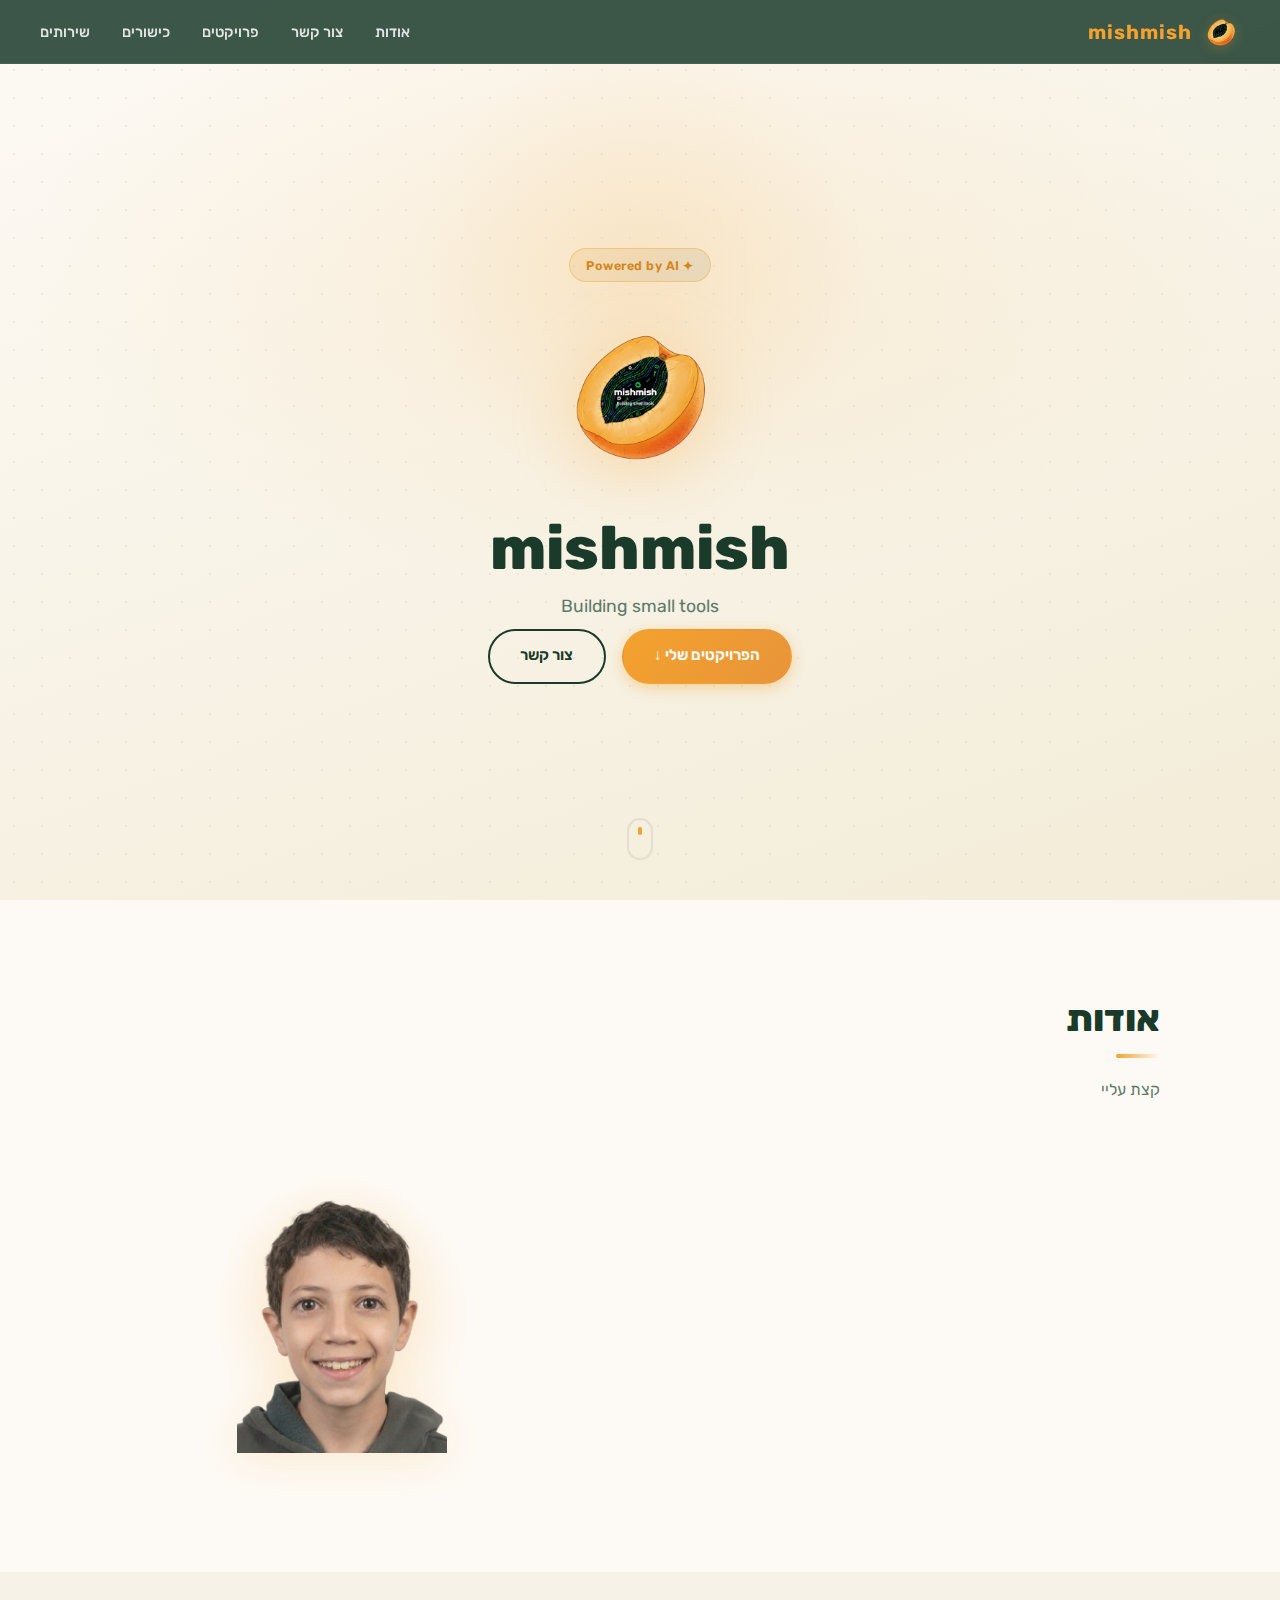
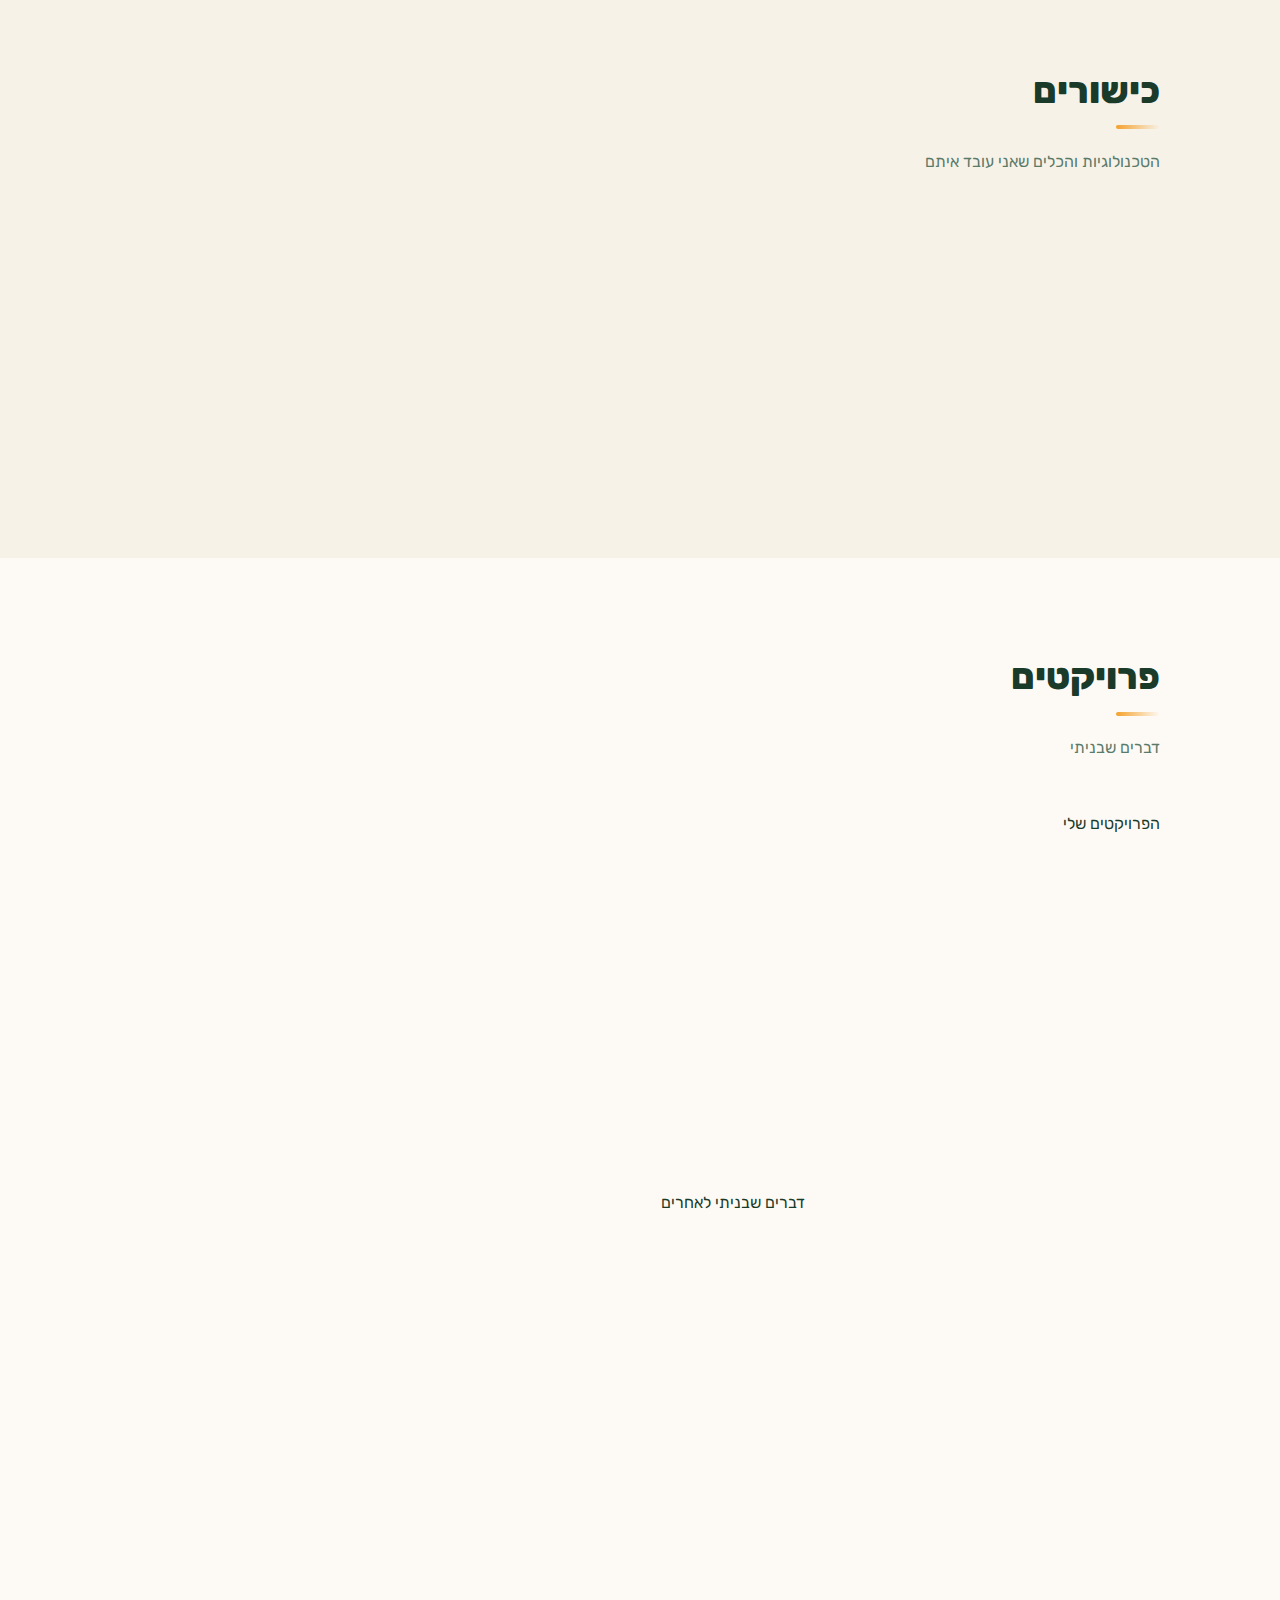
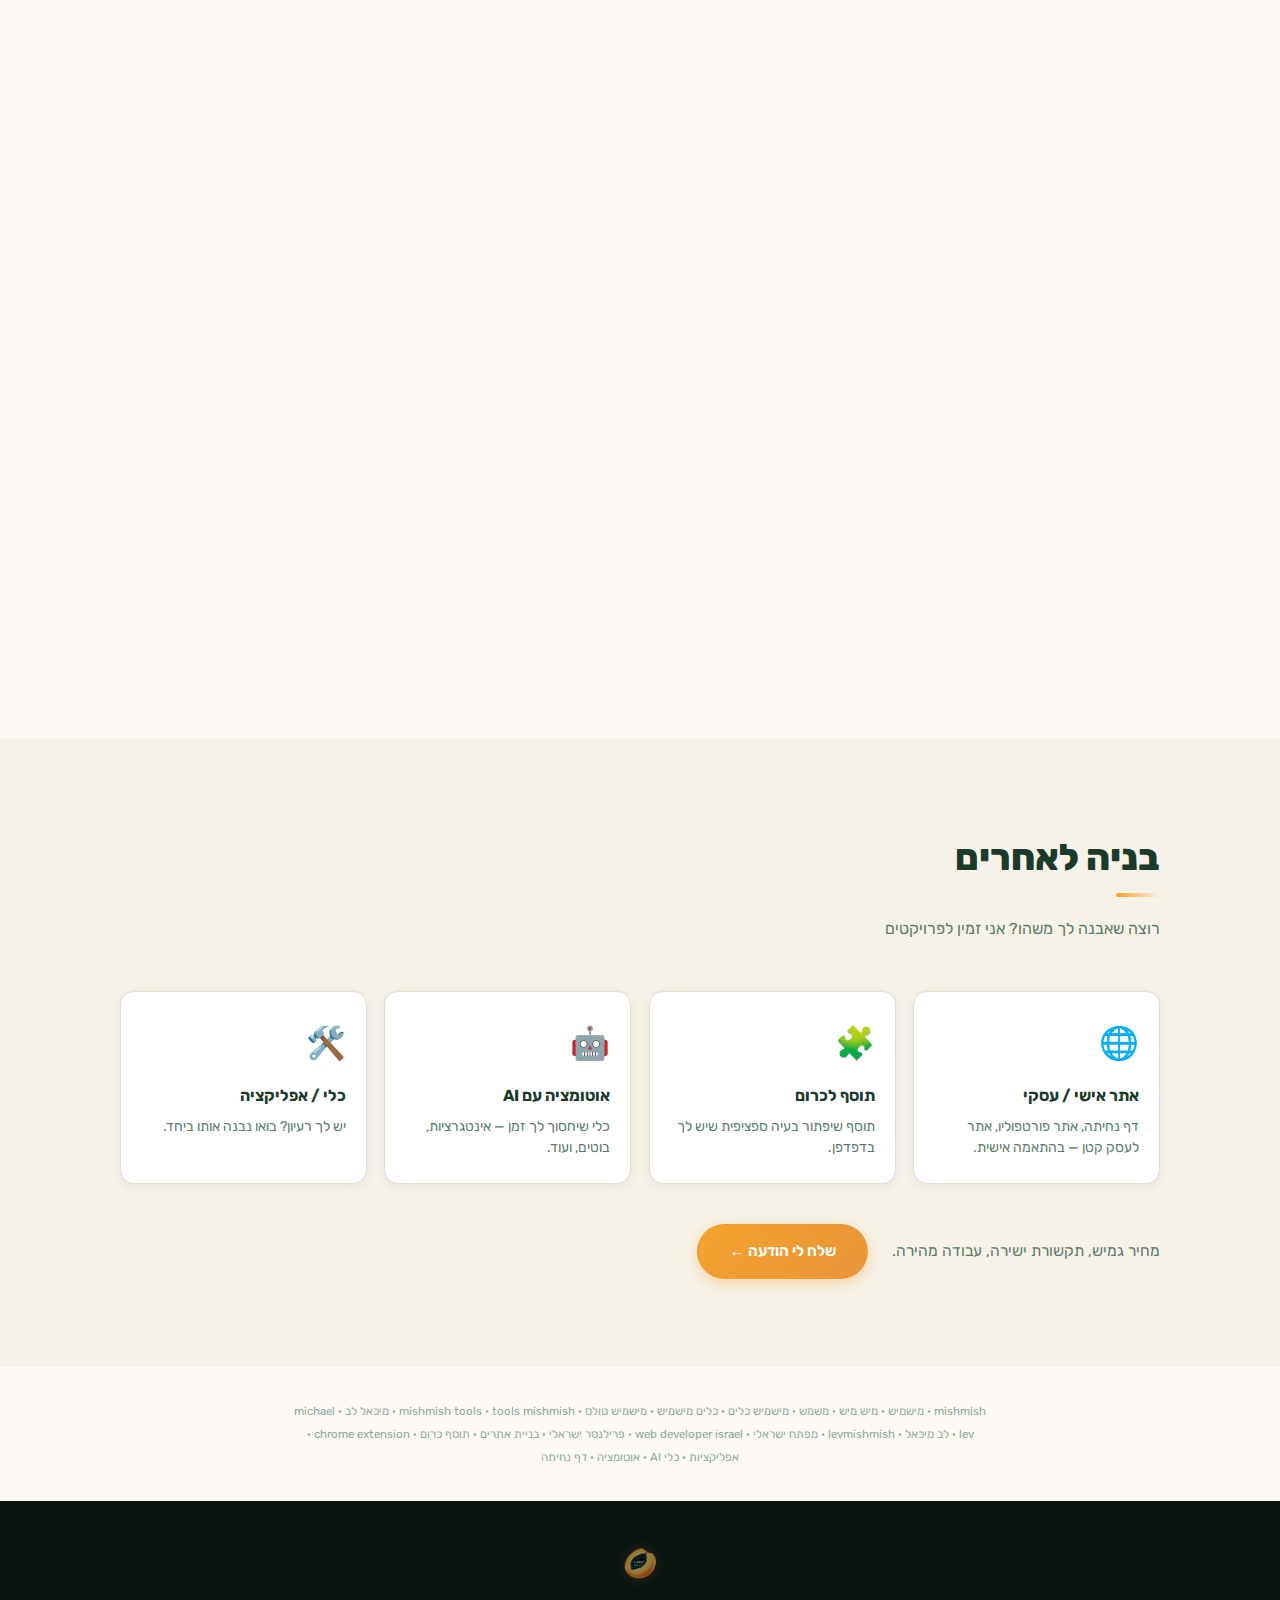
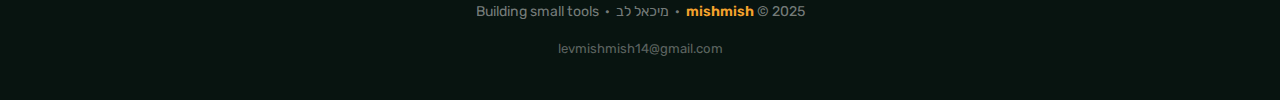
<file: index.html>
<!DOCTYPE html>
<html lang="he" dir="rtl">
<head>
  <meta charset="UTF-8" />
  <meta name="viewport" content="width=device-width, initial-scale=1.0" />
  <title>mishmish | מיכאל לב — בניית אתרים, אפליקציות וכלי AI</title>
  <meta name="description" content="מיכאל לב (mishmish) — בונה אתרים, תוספי כרום ואפליקציות עם AI. מהיר, מקצועי, ובמחיר גמיש. פרויקטים לעסקים ואנשים פרטיים." />
  <meta name="keywords" content="mishmish, מישמיש, מיש מיש, משמש, מישמיש כלים, כלים מישמיש, מישמיש טולס, mishmish tools, tools mishmish, tools-mishmish, אתר מישמיש, מישמיש אתר, מישמיש מפתח, mishmish developer, מיכאל לב, michael lev, לב מיכאל, levmishmish, מיכאל מפתח, בניית אתרים, פיתוח אתרים, web developer israel, פרילנסר ישראלי, מפתח ישראלי, freelancer israel, תוסף כרום, chrome extension, chrome extension israel, אפליקציות, אפליקציות אנדרואיד, android apps israel, כלי AI, AI developer, AI developer israel, אוטומציה, automation, דף נחיתה, landing page, landing page israel, בניית אפליקציות, app development, כלים פשוטים, simple tools, video controller, memory master, mishmash, mishimish, levmish, lev michael" />
  <link rel="canonical" href="https://www.tools-mishmish.com/" />

  <!-- Open Graph (WhatsApp, Facebook, וכו') -->
  <meta property="og:title" content="mishmish | מיכאל לב — בניית אתרים, אפליקציות וכלי AI" />
  <meta property="og:description" content="מיכאל לב (mishmish) — בונה אתרים, תוספי כרום ואפליקציות עם AI. מהיר, מקצועי, ובמחיר גמיש." />
  <meta property="og:image" content="https://www.tools-mishmish.com/logo-full.png" />
  <meta property="og:image:width" content="1024" />
  <meta property="og:image:height" content="1024" />
  <meta property="og:type" content="website" />
  <meta property="og:url" content="https://www.tools-mishmish.com" />
  <meta property="og:locale" content="he_IL" />
  <meta property="og:site_name" content="mishmish" />

  <!-- Twitter Card -->
  <meta name="twitter:card" content="summary_large_image" />
  <meta name="twitter:title" content="mishmish | מיכאל לב — בניית אתרים, אפליקציות וכלי AI" />
  <meta name="twitter:description" content="מיכאל לב (mishmish) — בונה אתרים, תוספי כרום ואפליקציות עם AI. מהיר, מקצועי, ובמחיר גמיש." />
  <meta name="twitter:image" content="https://www.tools-mishmish.com/logo-full.png" />

  <!-- Schema.org — תמונה + פרטים לגוגל -->
  <script type="application/ld+json">
  [
    {
      "@context": "https://schema.org",
      "@type": "Person",
      "name": "מיכאל לב",
      "alternateName": ["Michael Lev", "mishmish", "מישמיש", "מיש מיש", "levmishmish"],
      "image": "https://www.tools-mishmish.com/michael.png",
      "url": "https://www.tools-mishmish.com",
      "email": "levmishmish14@gmail.com",
      "jobTitle": "מפתח אתרים וכלים עם AI",
      "description": "מיכאל לב, הידוע בשם mishmish — בונה אתרים, תוספי כרום ואפליקציות עם AI. מפתח ישראלי, מהיר, מקצועי, ובמחיר גמיש.",
      "knowsAbout": ["HTML", "CSS", "JavaScript", "Chrome Extensions", "React Native", "AI Tools", "Web Development", "App Development"],
      "nationality": "Israeli",
      "sameAs": [
        "https://github.com/hsbwnmwbgrnysywnwhtsqwt-lang",
        "https://www.facebook.com/profile.php?id=61581839901299",
        "https://play.google.com/store/apps/details?id=com.levmish.emojimemory"
      ]
    },
    {
      "@context": "https://schema.org",
      "@type": "WebSite",
      "name": "mishmish — מיכאל לב",
      "alternateName": ["mishmish tools", "כלים מישמיש", "מישמיש טולס"],
      "url": "https://www.tools-mishmish.com",
      "description": "אתר mishmish של מיכאל לב — כלים, אפליקציות, תוספי כרום ואתרים שנבנו עם AI",
      "inLanguage": "he",
      "author": {
        "@type": "Person",
        "name": "מיכאל לב",
        "alternateName": "mishmish"
      }
    }
  ]
  </script>

  <link rel="preconnect" href="https://fonts.googleapis.com" />
  <link rel="preconnect" href="https://fonts.gstatic.com" crossorigin />
  <link href="https://fonts.googleapis.com/css2?family=Rubik:wght@400;500;600;700;800&display=swap" rel="stylesheet" />
  <link rel="stylesheet" href="style.css" />
  <link rel="icon" href="logo-icon-nobg.png" type="image/png" />
  <link rel="apple-touch-icon" href="logo-icon-nobg.png" />
  <meta name="google-adsense-account" content="ca-pub-3119132036372710">
  <script async src="https://pagead2.googlesyndication.com/pagead/js/adsbygoogle.js?client=ca-pub-3119132036372710" crossorigin="anonymous"></script>
</head>
<body>

  <!-- ===== Navbar ===== -->
  <nav class="navbar" id="navbar">
    <a href="#hero" class="navbar-brand">
      <img src="logo-icon-nobg.png" alt="mishmish לוגו" />
      <span>mishmish</span>
    </a>

   <ul class="navbar-links" id="navLinks">
      <li><a href="about.html">אודות</a></li>
      <li><a href="contact.html">צור קשר</a></li>
      <li><a href="projects.html">פרויקטים</a></li>
      <li><a href="index.html#skills">כישורים</a></li>
      <li><a href="index.html#hire">שירותים</a></li>
    </ul>

    <button class="hamburger" id="hamburger" aria-label="תפריט">
      <span></span><span></span><span></span>
    </button>
  </nav>

  <!-- ===== Hero ===== -->
  <section class="hero" id="hero">
    <div class="hero-glow"></div>
    <div class="hero-dots"></div>

    <div class="ai-badge">✦ Powered by AI</div>

    <img
      class="hero-logo"
      src="logo-full-nobg.png"
      alt="mishmish"
    />

    <h1>mishmish</h1>
    <p class="hero-subtitle">Building small tools</p>

    <div class="hero-buttons">
      <a href="#projects" class="btn btn-primary">הפרויקטים שלי ↓</a>
      <a href="contact.html" class="btn btn-outline">צור קשר</a>
    </div>

    <div class="scroll-hint">
      <span></span>
    </div>
  </section>

  <!-- ===== אודות ===== -->
  <section id="about">
    <div class="section-inner">
      <h2 class="section-title">אודות</h2>
      <p class="section-desc">קצת עליי</p>

      <div class="about-grid">
        <div class="about-text">
          <p>
            קוראים לי <strong>מיכאל לב</strong>, אני מתכנת AI ויוצר אתרים, אפליקציות וכלים בסיסיים.
            אני מתכנת בעזרת AI כבר <strong>3 שנים</strong>, ומתמקצע ולומד דברים חדשים בכל יום.
            לאחרונה התחלתי לבנות פרויקטים גם עבור אחרים במטרה להתפתח מקצועית ולהפוך את הידע שלי לערך עבורכם.
          </p>
          <div class="about-cards">
            <div class="about-card">
              <span class="about-card-icon">💡</span>
              <div>
                <strong>פרויקטים שלי</strong>
                <p>כלים, תוספים ואתרים שאני בונה מרעיונות שלי</p>
              </div>
            </div>
            <div class="about-card">
              <span class="about-card-icon">🤝</span>
              <div>
                <strong>בניה לאחרים</strong>
                <p>אתרים, כלים ואוטומציות עבור אנשים שצריכים כלים מסוימים</p>
              </div>
            </div>
          </div>
        </div>

        <div class="about-image-box">
          <div class="about-logo-wrap">
            <img
              class="about-logo"
              src="michael-nodg.png"
              alt="מיכאל לב"
            />
          </div>
        </div>
      </div>
    </div>
  </section>

  <!-- ===== כישורים ===== -->
  <section id="skills">
    <div class="section-inner">
      <h2 class="section-title">כישורים</h2>
      <p class="section-desc">הטכנולוגיות והכלים שאני עובד איתם</p>

      <div class="skills-grid">
        <div class="skill-card">
          <div class="skill-icon">🌐</div>
          <div class="skill-name">HTML / CSS</div>
        </div>
        <div class="skill-card">
          <div class="skill-icon">⚡</div>
          <div class="skill-name">JavaScript</div>
        </div>
        <div class="skill-card">
          <div class="skill-icon">🤖</div>
          <div class="skill-name">כלי AI</div>
        </div>
        <div class="skill-card">
          <div class="skill-icon">🔗</div>
          <div class="skill-name">אינטגרציות API</div>
        </div>
        <div class="skill-card">
          <div class="skill-icon">🎨</div>
          <div class="skill-name">עיצוב UI</div>
        </div>
        <div class="skill-card">
          <div class="skill-icon">🧩</div>
          <div class="skill-name">תוספי כרום</div>
        </div>
        <div class="skill-card">
          <div class="skill-icon">📱</div>
          <div class="skill-name">אפליקציות בסיסיות</div>
        </div>
        <div class="skill-card">
          <div class="skill-icon">🛠️</div>
          <div class="skill-name">כלים ואוטומציה</div>
        </div>
      </div>
    </div>
  </section>

  <!-- ===== פרויקטים ===== -->
  <section id="projects">
    <div class="section-inner">
      <h2 class="section-title">פרויקטים</h2>
      <p class="section-desc">דברים שבניתי</p>

      <div class="projects-grid">

        <div class="projects-section-label"><span>הפרויקטים שלי</span></div>

        <!-- Video Controller -->
        <div class="project-card featured">
          <div class="project-card-top">
            <img src="Video Controller.png" alt="Video Controller Icon" class="project-icon-img" style="width: 45px; height: 45px; object-fit: contain;">
            <span class="project-ai-badge">AI</span>
          </div>
          <div class="project-name">Video Controller</div>
          <div class="project-desc">
            תוסף כרום שנותן לך שליטה מלאה על סרטונים בכל אתר —
            מהירות השמעה, קיצורי מקלדת, ועוד.
            זמין בחנות הכרום הרשמית.
          </div>
          <div class="project-tags">
            <span class="tag">Chrome Extension</span>
            <span class="tag">JavaScript</span>
            <span class="tag">AI</span>
          </div>
          <div class="project-footer">
            <a
              href="https://chromewebstore.google.com/detail/video-controller/pddiobhmolcdlagkfkjafobnkemakmog?authuser=0&hl=iw"
              target="_blank"
              class="project-link"
            >
              צפה בחנות הכרום ←
            </a>
            <a
              href="https://github.com/hsbwnmwbgrnysywnwhtsqwt-lang/video-controller"
              target="_blank"
              class="project-link"
            >
              צפה בגיטהב ←
            </a>
          </div>
        </div>

 <!-- mishmish -->
        <div class="project-card featured">
          <div class="project-card-top">
            <img src="logo-full-nobg.png" alt="mishmish Logo" class="project-icon-img" style="width: 45px; height: 45px; object-fit: contain;">
            <span class="project-ai-badge">AI</span>
          </div>
          <div class="project-name">אתר mishmish</div>
          <div class="project-desc">
            האתר הזה! נבנה עם HTML, CSS, JS ועיצוב שנוצר
            עם AI. כל דבר — מהלוגו ועד הקוד.
          </div>
          <div class="project-tags">
            <span class="tag">HTML</span>
            <span class="tag">CSS</span>
            <span class="tag">JavaScript</span>
            <span class="tag">AI</span>
            <span class="tag">Vercel</span>
          </div>
          <div class="project-footer">
            <a
              href="https://github.com/hsbwnmwbgrnysywnwhtsqwt-lang/tools-mihmish"
              target="_blank"
              class="project-link"
            >
             רוצה להוריד או לצפות בגיטהב←
            </a>
          </div>
        </div>


        <!-- Memory Master -->
        <div class="project-card featured">
          <div class="project-card-top">
            <img src="memory master.png" alt="Memory Master Icon" class="project-icon-img" style="width: 45px; height: 45px; object-fit: contain;">
            <span class="project-ai-badge">AI</span>
          </div>
          <div class="project-name">Memory Master</div>
          <div class="project-desc">
            משחק זיכרון אמוג'י ל-Android — מצא זוגות, אתגר את עצמך.
            נבנה לחלוטין עם AI ופורסם ב-Google Play.
          </div>
          <div class="project-tags">
            <span class="tag">Expo</span>
            <span class="tag">Google Play</span>
            <span class="tag">AI</span>
          </div>
          <div class="project-footer">
            <a
              href="https://play.google.com/store/apps/details?id=com.levmish.emojimemory"
              target="_blank"
              class="project-link"
            >Google Play ←</a>
            <a href="https://memory-master.tools-mishmish.com" target="_blank" class="project-link">האתר ←</a>
            <a href="memory-master.html" class="project-link">פרטים נוספים ←</a>
          </div>
        </div>

        <div class="projects-section-label divider"><span>דברים שבניתי לאחרים</span></div>

        <!-- Meitar Registration -->
        <div class="project-card featured">
          <div class="project-card-top">
            <img src="meitar-logo.png" alt="מיתר לוגו" class="project-icon-img" style="width: 45px; height: 45px; object-fit: contain;">
            <span class="project-ai-badge">לאחרים</span>
          </div>
          <div class="project-name">אתר רישום — מיתר</div>
          <div class="project-desc">
            דף נחיתה מרשים לבית ספר אלטרנטיבי — עם עיצוב מקצועי,
            מעקב Meta Pixel להמרות, טופס פניות ומצגת אינטראקטיבית.
            הדף ממיר מבקרים לפניות אמיתיות.
          </div>
          <div class="project-tags">
            <span class="tag">HTML / CSS</span>
            <span class="tag">JavaScript</span>
            <span class="tag">Meta Pixel</span>
            <span class="tag">Google Forms</span>
            <span class="tag">Vercel</span>
            <span class="tag">AI</span>
          </div>
          <div class="project-footer">
            <a href="https://ten-li-yad-management.tools-mishmish.com/download" target="_blank" class="project-link">
              צפה באתר ←
            </a>
          </div>
        </div>

        <!-- תן לי יד - אפליקציה -->
        <div class="project-card featured">
          <div class="project-card-top">
            <img src="ten-li-yad-logo.png" alt="תן לי יד לוגו" class="project-icon-img" style="width: 45px; height: 45px; object-fit: contain;">
            <span class="project-ai-badge">לאחרים</span>
          </div>
          <div class="project-name">תן לי יד — אפליקציה</div>
          <div class="project-desc">
            אפליקציית Android לחברי צוות של ארגון "תן לי יד" —
            דיווח פעילויות, צפייה בהיסטוריה, ניהול פרופיל ומסכי אדמין.
            התחברות עם גוגל או אימייל.
          </div>
          <div class="project-tags">
            <span class="tag">React Native</span>
            <span class="tag">Expo</span>
            <span class="tag">Supabase</span>
            <span class="tag">Android</span>
            <span class="tag">AI</span>
          </div>
          <div class="project-footer">
            <a href="https://ten-li-yad-management.tools-mishmish.com/" target="_blank" class="project-link">
            <span style="font-size:0.75rem; color:var(--text-xlight);">מיועד לצוות תן לי יד בלבד</span>
          </div>
        </div>

        <!-- תן לי יד - אתר ניהול -->
        <div class="project-card featured">
          <div class="project-card-top">
            <img src="ten-li-yad-logo.png" alt="תן לי יד לוגו" class="project-icon-img" style="width: 45px; height: 45px; object-fit: contain;">
            <span class="project-ai-badge">לאחרים</span>
          </div>
          <div class="project-name">תן לי יד — אתר ניהול</div>
          <div class="project-desc">
            מערכת ניהול ווב למנהל הארגון — דשבורד מלא, דוח שכר חודשי,
            חיובי לקוחות, ניהול מסגרות וצוות. כל מדריך מקבל קישור אישי לדיווח.
          </div>
          <div class="project-tags">
            <span class="tag">Next.js</span>
            <span class="tag">Supabase</span>
            <span class="tag">Vercel</span>
            <span class="tag">AI</span>
          </div>
          <div class="project-footer">
            <a href="https://ten-li-yad-instructor-management.vercel.app/" target="_blank" class="project-link">צפה באתר ←</a>
            <span style="font-size:0.75rem; color:var(--text-xlight);">מיועד לצוות תן לי יד בלבד</span>
          </div>
        </div>

      </div>
    </div>
  </section>

  <!-- ===== שירותים ===== -->
  <section id="hire">
    <div class="section-inner">
      <h2 class="section-title">בניה לאחרים</h2>
      <p class="section-desc">רוצה שאבנה לך משהו? אני זמין לפרויקטים</p>

      <div class="hire-grid">
        <div class="hire-card">
          <div class="hire-icon">🌐</div>
          <h3>אתר אישי / עסקי</h3>
          <p>דף נחיתה, אתר פורטפוליו, אתר לעסק קטן — בהתאמה אישית.</p>
        </div>
        <div class="hire-card">
          <div class="hire-icon">🧩</div>
          <h3>תוסף לכרום</h3>
          <p>תוסף שיפתור בעיה ספציפית שיש לך בדפדפן.</p>
        </div>
        <div class="hire-card">
          <div class="hire-icon">🤖</div>
          <h3>אוטומציה עם AI</h3>
          <p>כלי שיחסוך לך זמן — אינטגרציות, בוטים, ועוד.</p>
        </div>
        <div class="hire-card">
          <div class="hire-icon">🛠️</div>
          <h3>כלי / אפליקציה</h3>
          <p>יש לך רעיון? בואו נבנה אותו ביחד.</p>
        </div>
      </div>

      <div class="hire-cta">
        <p>מחיר גמיש, תקשורת ישירה, עבודה מהירה.</p>
        <a href="contact.html" class="btn btn-primary">שלח לי הודעה ←</a>
      </div>
    </div>
  </section>

  <!-- ===== מונחי חיפוש ===== -->
  <section id="seo-tags" style="padding: 2rem 1rem; border-top: 1px solid rgba(255,255,255,0.06);">
    <div class="section-inner" style="text-align:center;">
      <p style="font-size:0.72rem; color:var(--text-xlight); line-height:2; max-width:700px; margin:0 auto;">
        mishmish · מישמיש · מיש מיש · משמש · מישמיש כלים · כלים מישמיש · מישמיש טולס · mishmish tools · tools mishmish ·
        מיכאל לב · michael lev · לב מיכאל · levmishmish ·
        מפתח ישראלי · web developer israel · פרילנסר ישראלי · בניית אתרים · תוסף כרום · chrome extension · אפליקציות · כלי AI · אוטומציה · דף נחיתה
      </p>
    </div>
  </section>

  <!-- ===== Footer ===== -->
  <footer>
    <div class="footer-inner">
      <img
        class="footer-logo"
        src="logo-full-nobg.png"
        alt="mishmish"
      />
      <p>
        <span>mishmish</span> &copy; 2025 &nbsp;·&nbsp; מיכאל לב
        &nbsp;·&nbsp; Building small tools
      </p>
      <div class="footer-links">
        <a href="mailto:levmishmish14@gmail.com">levmishmish14@gmail.com</a>
      </div>
    </div>
  </footer>

  <script src="script.js"></script>
</body>
</html>
</file>
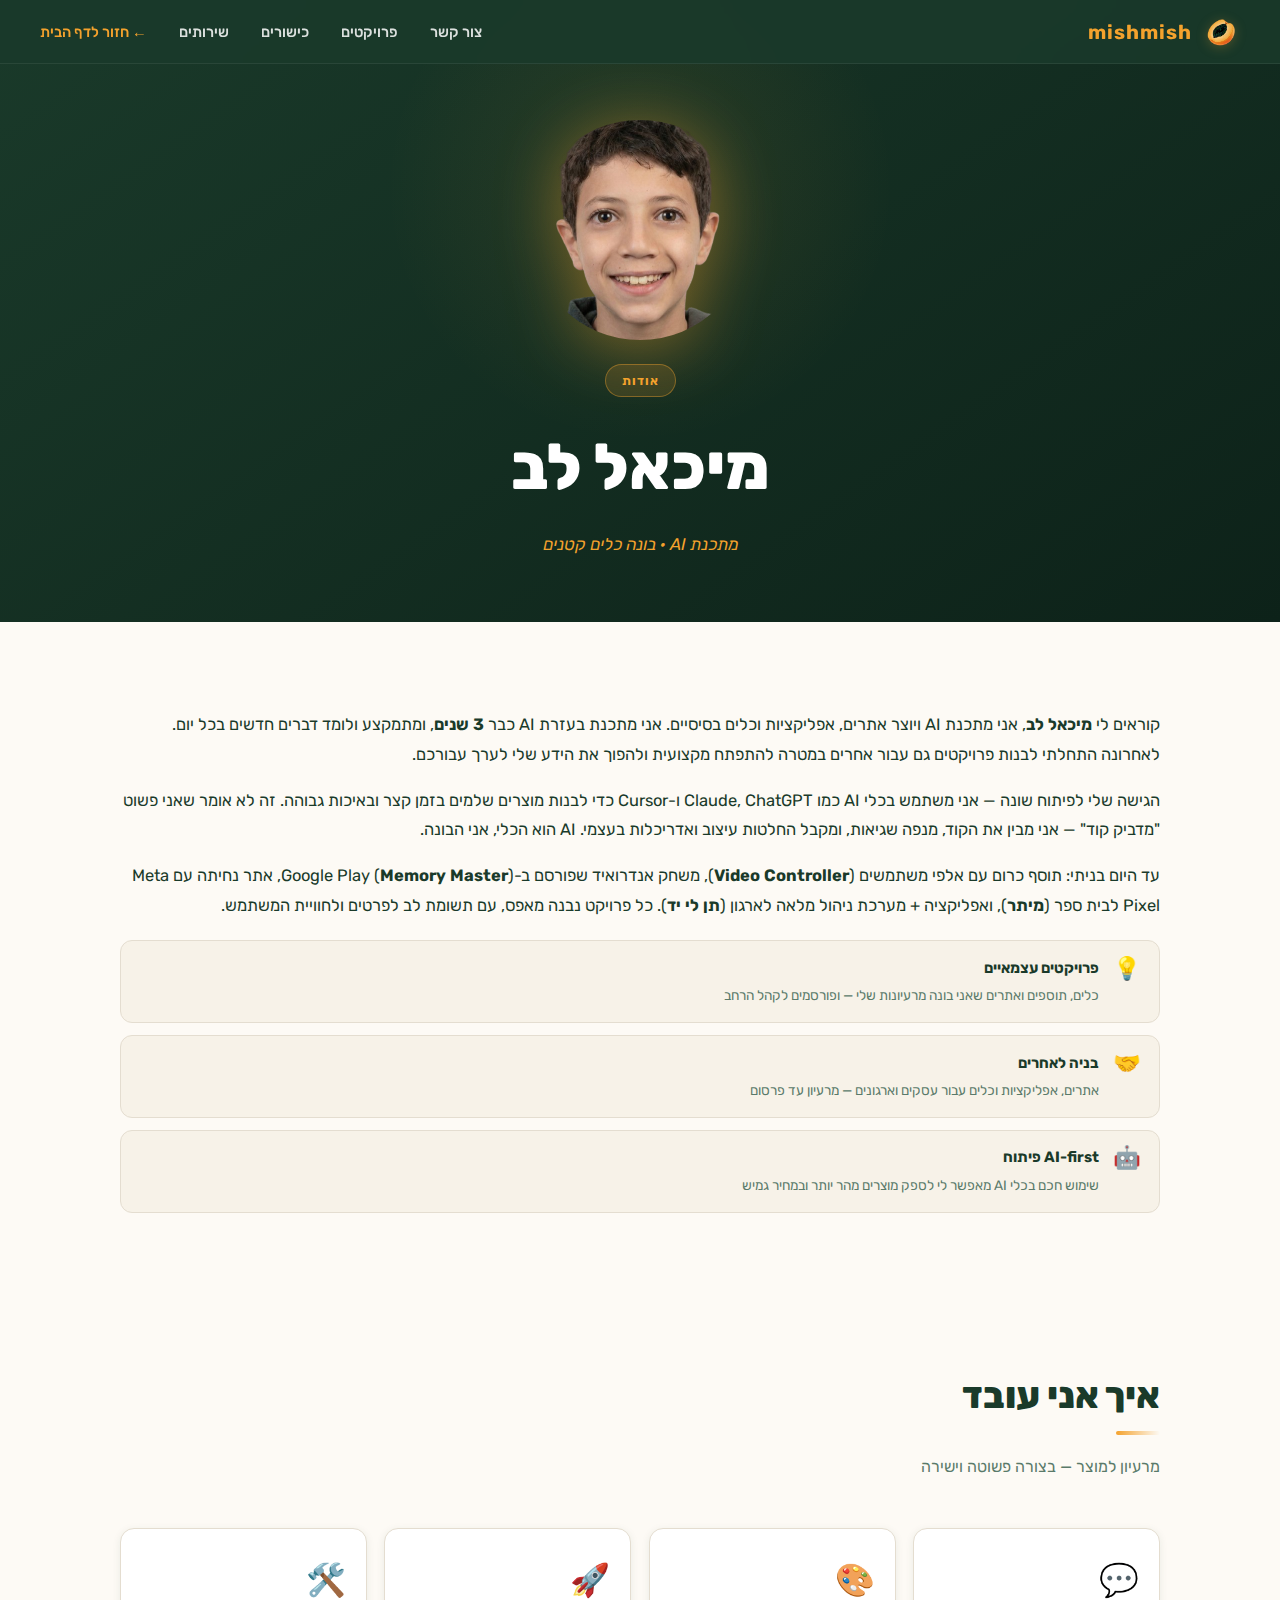
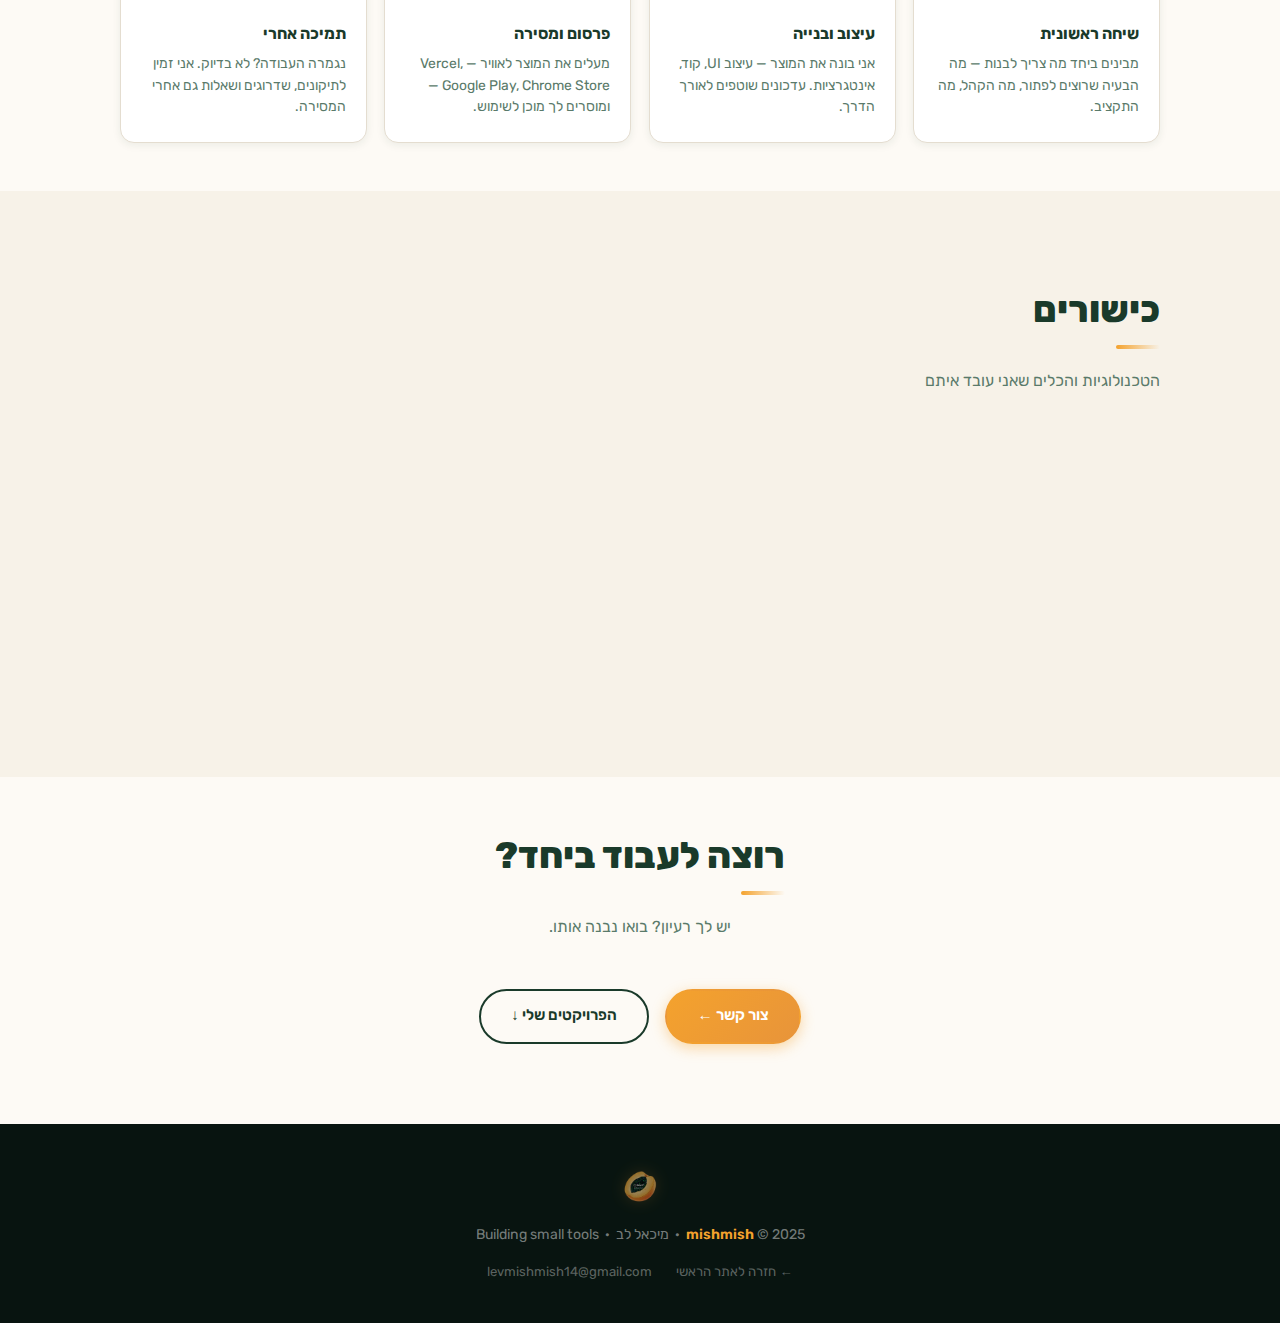
<file: about.html>
<!DOCTYPE html>
<html lang="he" dir="rtl">
<head>
  <meta charset="UTF-8" />
  <meta name="viewport" content="width=device-width, initial-scale=1.0" />
  <title>אודות מיכאל לב | mishmish — מפתח ישראלי, בניית אתרים וכלי AI</title>
  <meta name="description" content="מיכאל לב (mishmish) — מתכנת AI ישראלי, בונה אתרים, אפליקציות, תוספי כרום וכלים. 3 שנות ניסיון בפיתוח עם AI." />
  <meta name="keywords" content="מיכאל לב, michael lev, לב מיכאל, mishmish, מישמיש, מיש מיש, אודות מישמיש, mishmish about, מישמיש מפתח, מפתח ישראלי, web developer israel, פרילנסר ישראלי, בניית אתרים, תוסף כרום, אפליקציות, כלי AI, levmishmish, tools-mishmish" />
  <link rel="canonical" href="https://www.tools-mishmish.com/about.html" />

  <!-- Open Graph -->
  <meta property="og:title" content="אודות מיכאל לב | mishmish — מפתח ישראלי" />
  <meta property="og:description" content="מיכאל לב (mishmish) — מתכנת AI ישראלי, בונה אתרים, אפליקציות, תוספי כרום וכלים." />
  <meta property="og:image" content="https://www.tools-mishmish.com/michael.png" />
  <meta property="og:type" content="profile" />
  <meta property="og:url" content="https://www.tools-mishmish.com/about.html" />
  <meta property="og:locale" content="he_IL" />
  <meta property="og:site_name" content="mishmish" />

  <!-- Twitter Card -->
  <meta name="twitter:card" content="summary_large_image" />
  <meta name="twitter:title" content="אודות מיכאל לב | mishmish" />
  <meta name="twitter:description" content="מיכאל לב (mishmish) — מתכנת AI ישראלי, בונה אתרים, אפליקציות, תוספי כרום וכלים." />
  <meta name="twitter:image" content="https://www.tools-mishmish.com/michael.png" />

  <!-- Schema.org -->
  <script type="application/ld+json">
  {
    "@context": "https://schema.org",
    "@type": "Person",
    "name": "מיכאל לב",
    "alternateName": ["Michael Lev", "mishmish", "מישמיש", "מיש מיש", "levmishmish"],
    "image": "https://www.tools-mishmish.com/michael.png",
    "url": "https://www.tools-mishmish.com",
    "email": "levmishmish14@gmail.com",
    "jobTitle": "מפתח אתרים וכלים עם AI",
    "description": "מיכאל לב, הידוע בשם mishmish — מפתח ישראלי עם 3 שנות ניסיון בבניית אתרים, תוספי כרום ואפליקציות עם AI.",
    "sameAs": [
      "https://github.com/hsbwnmwbgrnysywnwhtsqwt-lang",
      "https://www.facebook.com/profile.php?id=61581839901299"
    ]
  }
  </script>

  <link rel="preconnect" href="https://fonts.googleapis.com" />
  <link rel="preconnect" href="https://fonts.gstatic.com" crossorigin />
  <link href="https://fonts.googleapis.com/css2?family=Rubik:wght@400;500;600;700;800&display=swap" rel="stylesheet" />
  <link rel="stylesheet" href="style.css" />
  <link rel="icon" href="logo-icon-nobg.png" type="image/png" />
  <link rel="apple-touch-icon" href="logo-icon-nobg.png" />
  <meta name="google-adsense-account" content="ca-pub-3119132036372710">
  <script async src="https://pagead2.googlesyndication.com/pagead/js/adsbygoogle.js?client=ca-pub-3119132036372710" crossorigin="anonymous"></script>
</head>
<body>

  <!-- Navbar -->
  <nav class="navbar" id="navbar">
    <a href="index.html" class="navbar-brand">
      <img src="logo-icon-nobg.png" alt="mishmish לוגו" />
      <span>mishmish</span>
    </a>

    <ul class="navbar-links" id="navLinks">
      <li><a href="contact.html">צור קשר</a></li>
      <li><a href="projects.html">פרויקטים</a></li>
      <li><a href="index.html#skills">כישורים</a></li>
      <li><a href="index.html#hire">שירותים</a></li>
      <li><a href="index.html" style="color:var(--orange);">← חזור לדף הבית</a></li>
    </ul>

    <button class="hamburger" id="hamburger" aria-label="תפריט">
      <span></span><span></span><span></span>
    </button>
  </nav>

  <!-- Hero -->
  <section class="beta-hero" style="min-height: 40vh; padding: 120px 1rem 3rem;">
    <div class="beta-hero-glow"></div>
    <div class="beta-hero-inner">
      <img src="michael-nodg.png" alt="מיכאל לב" style="width:220px; height:220px; object-fit:cover; border-radius:50%; margin:0 auto 1.5rem; display:block; filter:drop-shadow(0 8px 32px rgba(244,162,45,0.45));" />
      <div class="beta-label">אודות</div>
      <h1>מיכאל לב</h1>
      <p class="beta-tagline">מתכנת AI · בונה כלים קטנים</p>
    </div>
  </section>

  <!-- אודות מורחב -->
  <section>
    <div class="section-inner">

      <div class="about-text">
          <p>
            קוראים לי <strong>מיכאל לב</strong>, אני מתכנת AI ויוצר אתרים, אפליקציות וכלים בסיסיים.
            אני מתכנת בעזרת AI כבר <strong>3 שנים</strong>, ומתמקצע ולומד דברים חדשים בכל יום.
            לאחרונה התחלתי לבנות פרויקטים גם עבור אחרים במטרה להתפתח מקצועית ולהפוך את הידע שלי לערך עבורכם.
          </p>
          <p>
            הגישה שלי לפיתוח שונה — אני משתמש בכלי AI כמו Claude, ChatGPT ו-Cursor כדי לבנות מוצרים
            שלמים בזמן קצר ובאיכות גבוהה. זה לא אומר שאני פשוט "מדביק קוד" — אני מבין את הקוד,
            מנפה שגיאות, ומקבל החלטות עיצוב ואדריכלות בעצמי. AI הוא הכלי, אני הבונה.
          </p>
          <p>
            עד היום בניתי: תוסף כרום עם אלפי משתמשים (<strong>Video Controller</strong>),
            משחק אנדרואיד שפורסם ב-Google Play (<strong>Memory Master</strong>),
            אתר נחיתה עם Meta Pixel לבית ספר (<strong>מיתר</strong>),
            ואפליקציה + מערכת ניהול מלאה לארגון (<strong>תן לי יד</strong>).
            כל פרויקט נבנה מאפס, עם תשומת לב לפרטים ולחוויית המשתמש.
          </p>
          <div class="about-cards">
            <div class="about-card">
              <span class="about-card-icon">💡</span>
              <div>
                <strong>פרויקטים עצמאיים</strong>
                <p>כלים, תוספים ואתרים שאני בונה מרעיונות שלי — ופורסמים לקהל הרחב</p>
              </div>
            </div>
            <div class="about-card">
              <span class="about-card-icon">🤝</span>
              <div>
                <strong>בניה לאחרים</strong>
                <p>אתרים, אפליקציות וכלים עבור עסקים וארגונים — מרעיון עד פרסום</p>
              </div>
            </div>
            <div class="about-card">
              <span class="about-card-icon">🤖</span>
              <div>
                <strong>AI-first פיתוח</strong>
                <p>שימוש חכם בכלי AI מאפשר לי לספק מוצרים מהר יותר ובמחיר גמיש</p>
              </div>
            </div>
          </div>
      </div>
    </div>
  </section>

  <!-- איך אני עובד -->
  <section style="background: rgba(255,255,255,0.02); padding: 3rem 1rem;">
    <div class="section-inner">
      <h2 class="section-title">איך אני עובד</h2>
      <p class="section-desc">מרעיון למוצר — בצורה פשוטה וישירה</p>

      <div class="hire-grid" style="margin-top: 2rem;">
        <div class="hire-card">
          <div class="hire-icon">💬</div>
          <h3>שיחה ראשונית</h3>
          <p>מבינים ביחד מה צריך לבנות — מה הבעיה שרוצים לפתור, מה הקהל, מה התקציב.</p>
        </div>
        <div class="hire-card">
          <div class="hire-icon">🎨</div>
          <h3>עיצוב ובנייה</h3>
          <p>אני בונה את המוצר — עיצוב UI, קוד, אינטגרציות. עדכונים שוטפים לאורך הדרך.</p>
        </div>
        <div class="hire-card">
          <div class="hire-icon">🚀</div>
          <h3>פרסום ומסירה</h3>
          <p>מעלים את המוצר לאוויר — Vercel, Google Play, Chrome Store — ומוסרים לך מוכן לשימוש.</p>
        </div>
        <div class="hire-card">
          <div class="hire-icon">🛠️</div>
          <h3>תמיכה אחרי</h3>
          <p>נגמרה העבודה? לא בדיוק. אני זמין לתיקונים, שדרוגים ושאלות גם אחרי המסירה.</p>
        </div>
      </div>
    </div>
  </section>

  <!-- כישורים -->
  <section id="skills">
    <div class="section-inner">
      <h2 class="section-title">כישורים</h2>
      <p class="section-desc">הטכנולוגיות והכלים שאני עובד איתם</p>

      <div class="skills-grid">
        <div class="skill-card">
          <div class="skill-icon">🌐</div>
          <div class="skill-name">HTML / CSS</div>
        </div>
        <div class="skill-card">
          <div class="skill-icon">⚡</div>
          <div class="skill-name">JavaScript</div>
        </div>
        <div class="skill-card">
          <div class="skill-icon">🤖</div>
          <div class="skill-name">כלי AI</div>
        </div>
        <div class="skill-card">
          <div class="skill-icon">🔗</div>
          <div class="skill-name">אינטגרציות API</div>
        </div>
        <div class="skill-card">
          <div class="skill-icon">🎨</div>
          <div class="skill-name">עיצוב UI</div>
        </div>
        <div class="skill-card">
          <div class="skill-icon">🧩</div>
          <div class="skill-name">תוספי כרום</div>
        </div>
        <div class="skill-card">
          <div class="skill-icon">📱</div>
          <div class="skill-name">אפליקציות בסיסיות</div>
        </div>
        <div class="skill-card">
          <div class="skill-icon">🛠️</div>
          <div class="skill-name">כלים ואוטומציה</div>
        </div>
      </div>
    </div>
  </section>

  <!-- CTA -->
  <section style="padding: 3rem 1rem 5rem;">
    <div class="section-inner" style="text-align: center;">
      <h2 class="section-title">רוצה לעבוד ביחד?</h2>
      <p class="section-desc">יש לך רעיון? בואו נבנה אותו.</p>
      <div style="display:flex; gap:1rem; justify-content:center; flex-wrap:wrap; margin-top:2rem;">
        <a href="contact.html" class="btn btn-primary">צור קשר ←</a>
        <a href="projects.html" class="btn btn-outline">הפרויקטים שלי ↓</a>
      </div>
    </div>
  </section>

  <!-- Footer -->
  <footer>
    <div class="footer-inner">
      <img class="footer-logo" src="logo-full-nobg.png" alt="mishmish" />
      <p>
        <span>mishmish</span> &copy; 2025 &nbsp;·&nbsp; מיכאל לב &nbsp;·&nbsp; Building small tools
      </p>
      <div class="footer-links">
        <a href="index.html">← חזרה לאתר הראשי</a>
        <a href="mailto:levmishmish14@gmail.com">levmishmish14@gmail.com</a>
      </div>
    </div>
  </footer>

  <script src="script.js"></script>
</body>
</html>
</file>
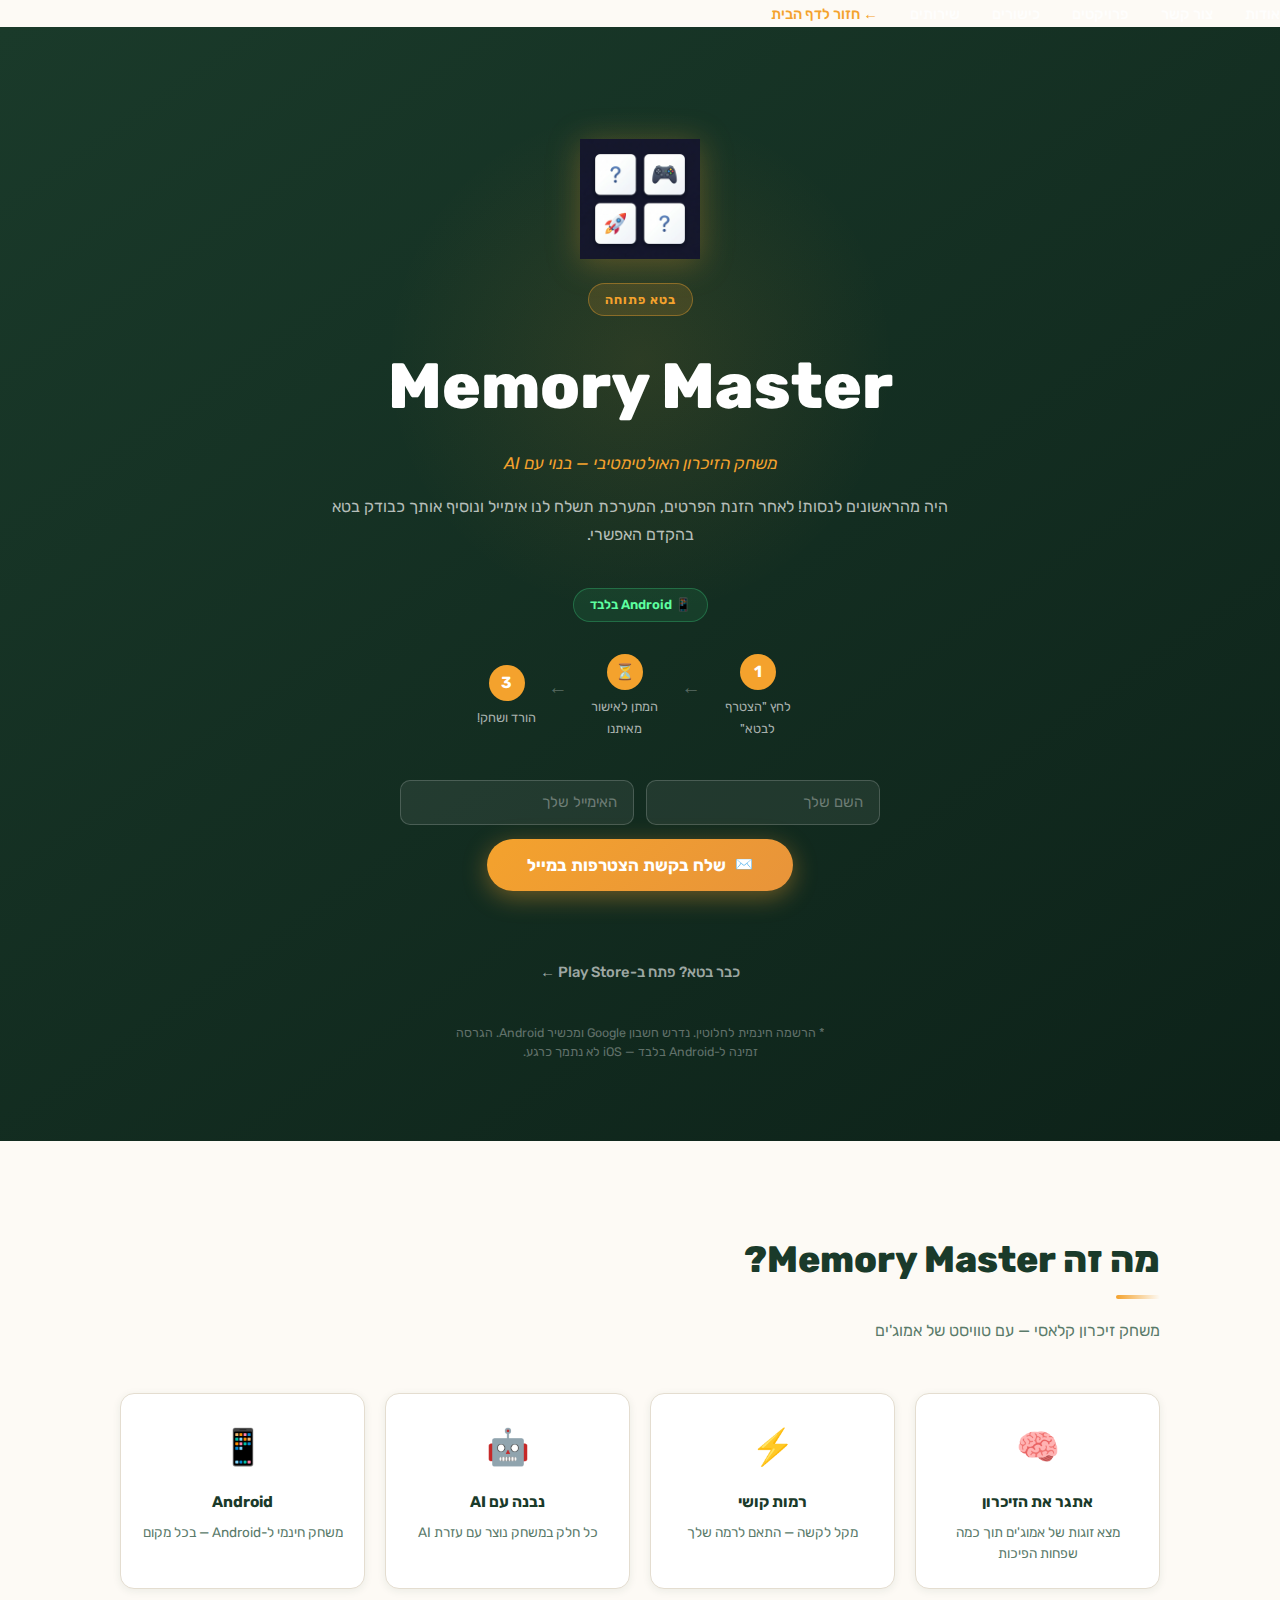
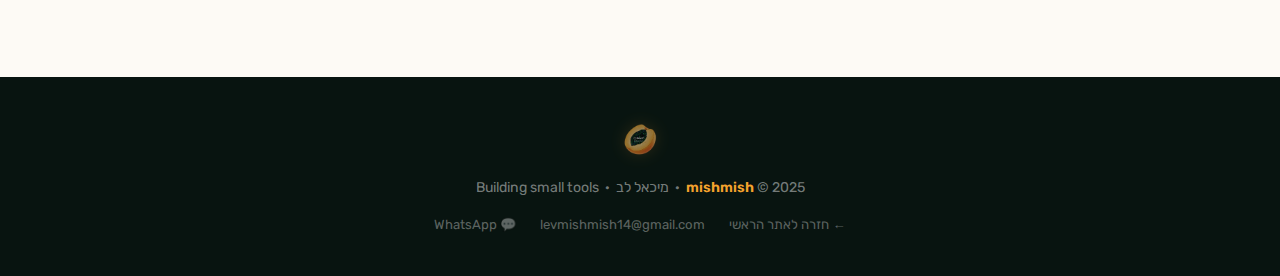
<file: beta.html>
<!DOCTYPE html>
<html lang="he" dir="rtl">
<head>
  <meta charset="UTF-8" />
  <meta name="viewport" content="width=device-width, initial-scale=1.0" />
  <title>Memory Master Beta | mishmish</title>
  <meta name="description" content="הצטרף לתוכנית הבטא של Memory Master — משחק הזיכרון של mishmish." />
  <link rel="preconnect" href="https://fonts.googleapis.com" />
  <link rel="preconnect" href="https://fonts.gstatic.com" crossorigin />
  <link href="https://fonts.googleapis.com/css2?family=Rubik:wght@400;500;600;700;800&display=swap" rel="stylesheet" />
  <link rel="stylesheet" href="style.css" />
  <link rel="icon" href="logo-icon-nobg.png" type="image/png" />
  <link rel="apple-touch-icon" href="logo-icon-nobg.png" />
</head>
<body>

  <!-- Navbar -->
  <ul class="navbar-links" id="navLinks">
      <li><a href="about.html">אודות</a></li>
      <li><a href="contact.html">צור קשר</a></li>
      <li><a href="projects.html">פרויקטים</a></li>
      <li><a href="index.html#skills">כישורים</a></li>
      <li><a href="index.html#hire">שירותים</a></li>
      <li><a href="index.html" style="color:var(--orange);">← חזור לדף הבית</a></li>
    </ul>

  <!-- Hero -->
  <section class="beta-hero">
    <div class="beta-hero-glow"></div>
    <div class="beta-hero-inner">
      <img src="memory master.png" alt="Memory Master" style="width: 120px; height: 120px; object-fit: contain; margin: 0 auto 1.5rem; filter: drop-shadow(0 4px 16px rgba(244,162,45,0.3));">
      <div class="beta-label">בטא פתוחה</div>
      <h1>Memory Master</h1>
      <p class="beta-tagline">משחק הזיכרון האולטימטיבי — בנוי עם AI</p>
      <p class="beta-desc">
        היה מהראשונים לנסות! לאחר הזנת הפרטים, המערכת תשלח לנו אימייל ונוסיף אותך כבודק בטא בהקדם האפשרי.
      </p>
      <div class="beta-android-badge">📱 Android בלבד</div>

      <div class="beta-steps">
        <div class="beta-step">
          <div class="beta-step-num">1</div>
          <div class="beta-step-text">לחץ "הצטרף לבטא"</div>
        </div>
        <div class="beta-step-arrow">←</div>
        <div class="beta-step">
          <div class="beta-step-num">⏳</div>
          <div class="beta-step-text">המתן לאישור מאיתנו</div>
        </div>
        <div class="beta-step-arrow">←</div>
        <div class="beta-step">
          <div class="beta-step-num">3</div>
          <div class="beta-step-text">הורד ושחק!</div>
        </div>
      </div>

      <!-- טופס הרשמה — שולח מייל למיכאל + מעביר ל-Google Play -->
      <form class="beta-form" id="betaForm" novalidate>
        <div class="beta-form-row">
          <input
            type="text"
            id="betaName"
            placeholder="השם שלך"
            required
          />
          <input
            type="email"
            id="betaEmail"
            placeholder="האימייל שלך"
            required
          />
        </div>
        <button type="submit" class="btn btn-beta-primary">
          <span class="btn-icon">✉️</span>
          שלח בקשת הצטרפות במייל
        </button>
        <p class="beta-form-msg" id="betaMsg"></p>
      </form>

      <div class="beta-buttons">
        <!-- כפתור Play Store רגיל -->
        <a
          href="https://play.google.com/store/apps/details?id=com.levmish.emojimemory"
          target="_blank"
          class="btn btn-beta-outline"
        >
          כבר בטא? פתח ב-Play Store ←
        </a>
      </div>

      <p class="beta-note">
        * הרשמה חינמית לחלוטין. נדרש חשבון Google ומכשיר Android.
        הגרסה זמינה ל-Android בלבד — iOS לא נתמך כרגע.
      </p>
    </div>
  </section>

  <!-- מה זה המשחק -->
  <section class="beta-about-section">
    <div class="section-inner">
      <h2 class="section-title">מה זה Memory Master?</h2>
      <p class="section-desc">משחק זיכרון קלאסי — עם טוויסט של אמוג'ים</p>

      <div class="beta-features">
        <div class="beta-feature">
          <div class="beta-feature-icon">🧠</div>
          <h3>אתגר את הזיכרון</h3>
          <p>מצא זוגות של אמוג'ים תוך כמה שפחות הפיכות</p>
        </div>
        <div class="beta-feature">
          <div class="beta-feature-icon">⚡</div>
          <h3>רמות קושי</h3>
          <p>מקל לקשה — התאם לרמה שלך</p>
        </div>
        <div class="beta-feature">
          <div class="beta-feature-icon">🤖</div>
          <h3>נבנה עם AI</h3>
          <p>כל חלק במשחק נוצר עם עזרת AI</p>
        </div>
        <div class="beta-feature">
          <div class="beta-feature-icon">📱</div>
          <h3>Android</h3>
          <p>משחק חינמי ל-Android — בכל מקום</p>
        </div>
      </div>
  </section>

  <!-- Footer -->
  <footer>
    <div class="footer-inner">
      <img
        class="footer-logo"
        src="logo-full-nobg.png"
        alt="mishmish"
      />
      <p>
        <span>mishmish</span> &copy; 2025 &nbsp;·&nbsp; מיכאל לב &nbsp;·&nbsp; Building small tools
      </p>
      <div class="footer-links">
        <a href="index.html">← חזרה לאתר הראשי</a>
        <a href="mailto:levmishmish14@gmail.com">levmishmish14@gmail.com</a>
        <a href="https://wa.me/972535237474" target="_blank">💬 WhatsApp</a>
      </div>
    </div>
  </footer>

  <script src="script.js"></script>
  <script>
    // ===== טופס בטא =====
    const betaForm = document.getElementById('betaForm');
    const betaMsg  = document.getElementById('betaMsg');

    betaForm.addEventListener('submit', (e) => {
      e.preventDefault();

      const name  = document.getElementById('betaName').value.trim();
      const email = document.getElementById('betaEmail').value.trim();

      if (!name || !email) {
        betaMsg.textContent = '⚠️ אנא מלא שם ואימייל';
        betaMsg.className = 'beta-form-msg error';
        return;
      }

      // יצירת קישור mailto עם הפרטים
      const subject = encodeURIComponent(`בקשת הצטרפות לבטא: Memory Master`);
      const body = encodeURIComponent(`שלום מיכאל,\n\nאשמח להצטרף כבודק בטא למשחק Memory Master.\n\nפרטים:\nשם: ${name}\nאימייל: ${email}`);
      
      window.location.href = `mailto:levmishmish14@gmail.com?subject=${subject}&body=${body}`;

      betaMsg.textContent = '✅ מעולה! פותח את תוכנת המייל לשליחת הבקשה... אחזור אליך בהקדם';
      betaMsg.className = 'beta-form-msg success';
      
      betaForm.reset();
    });
  </script>
</body>
</html>
</file>
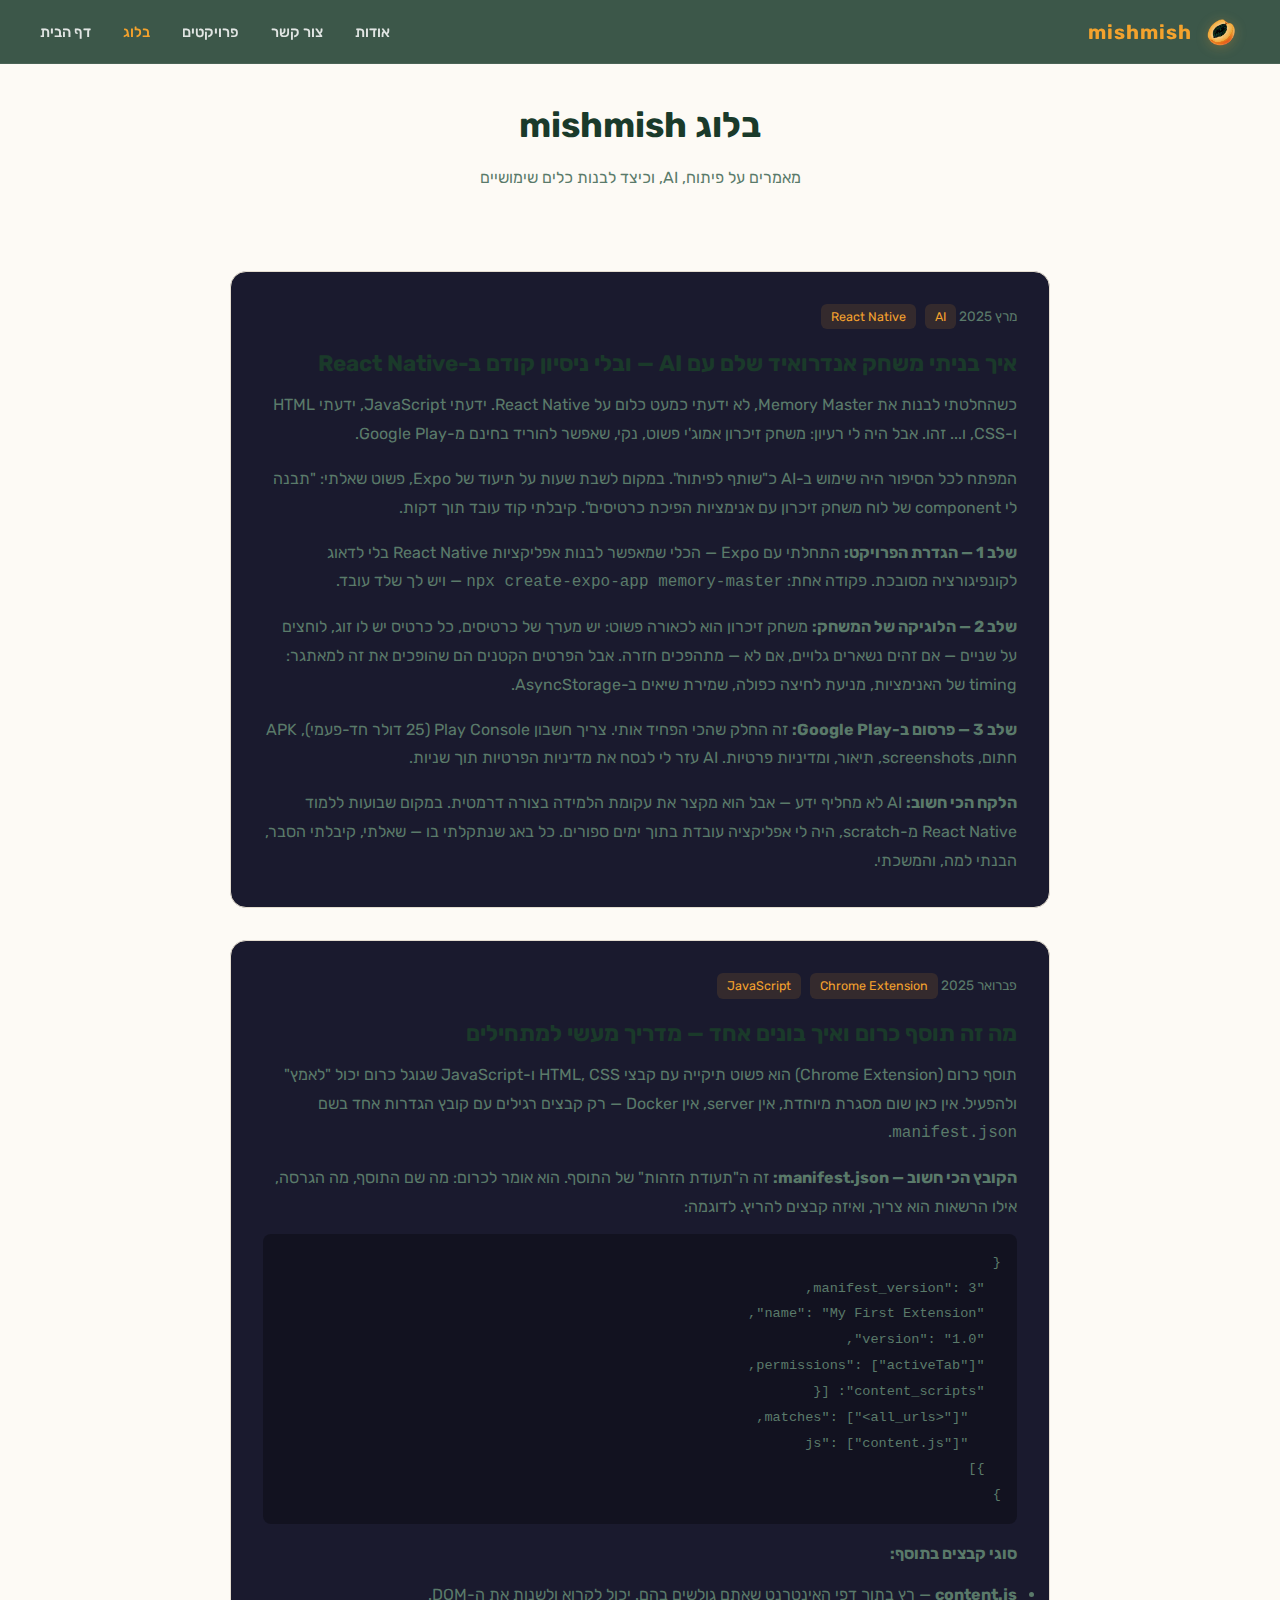
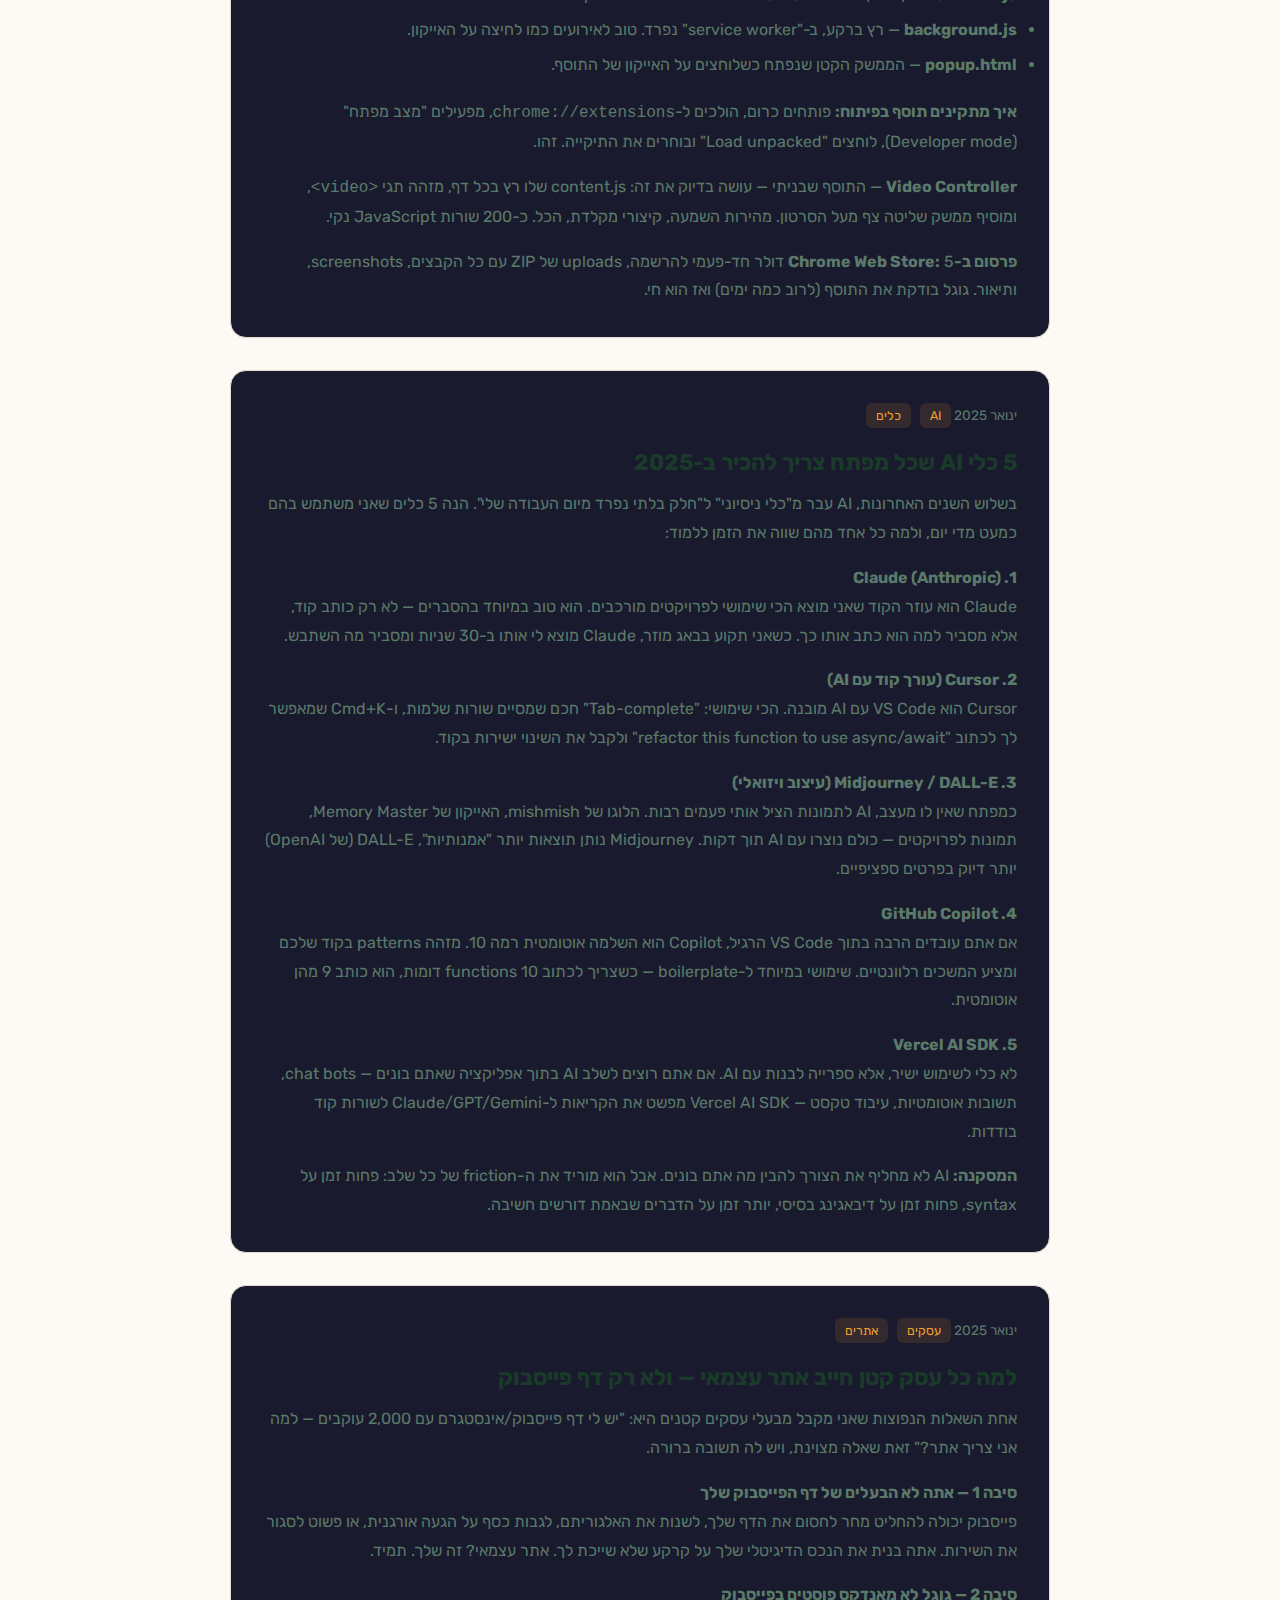
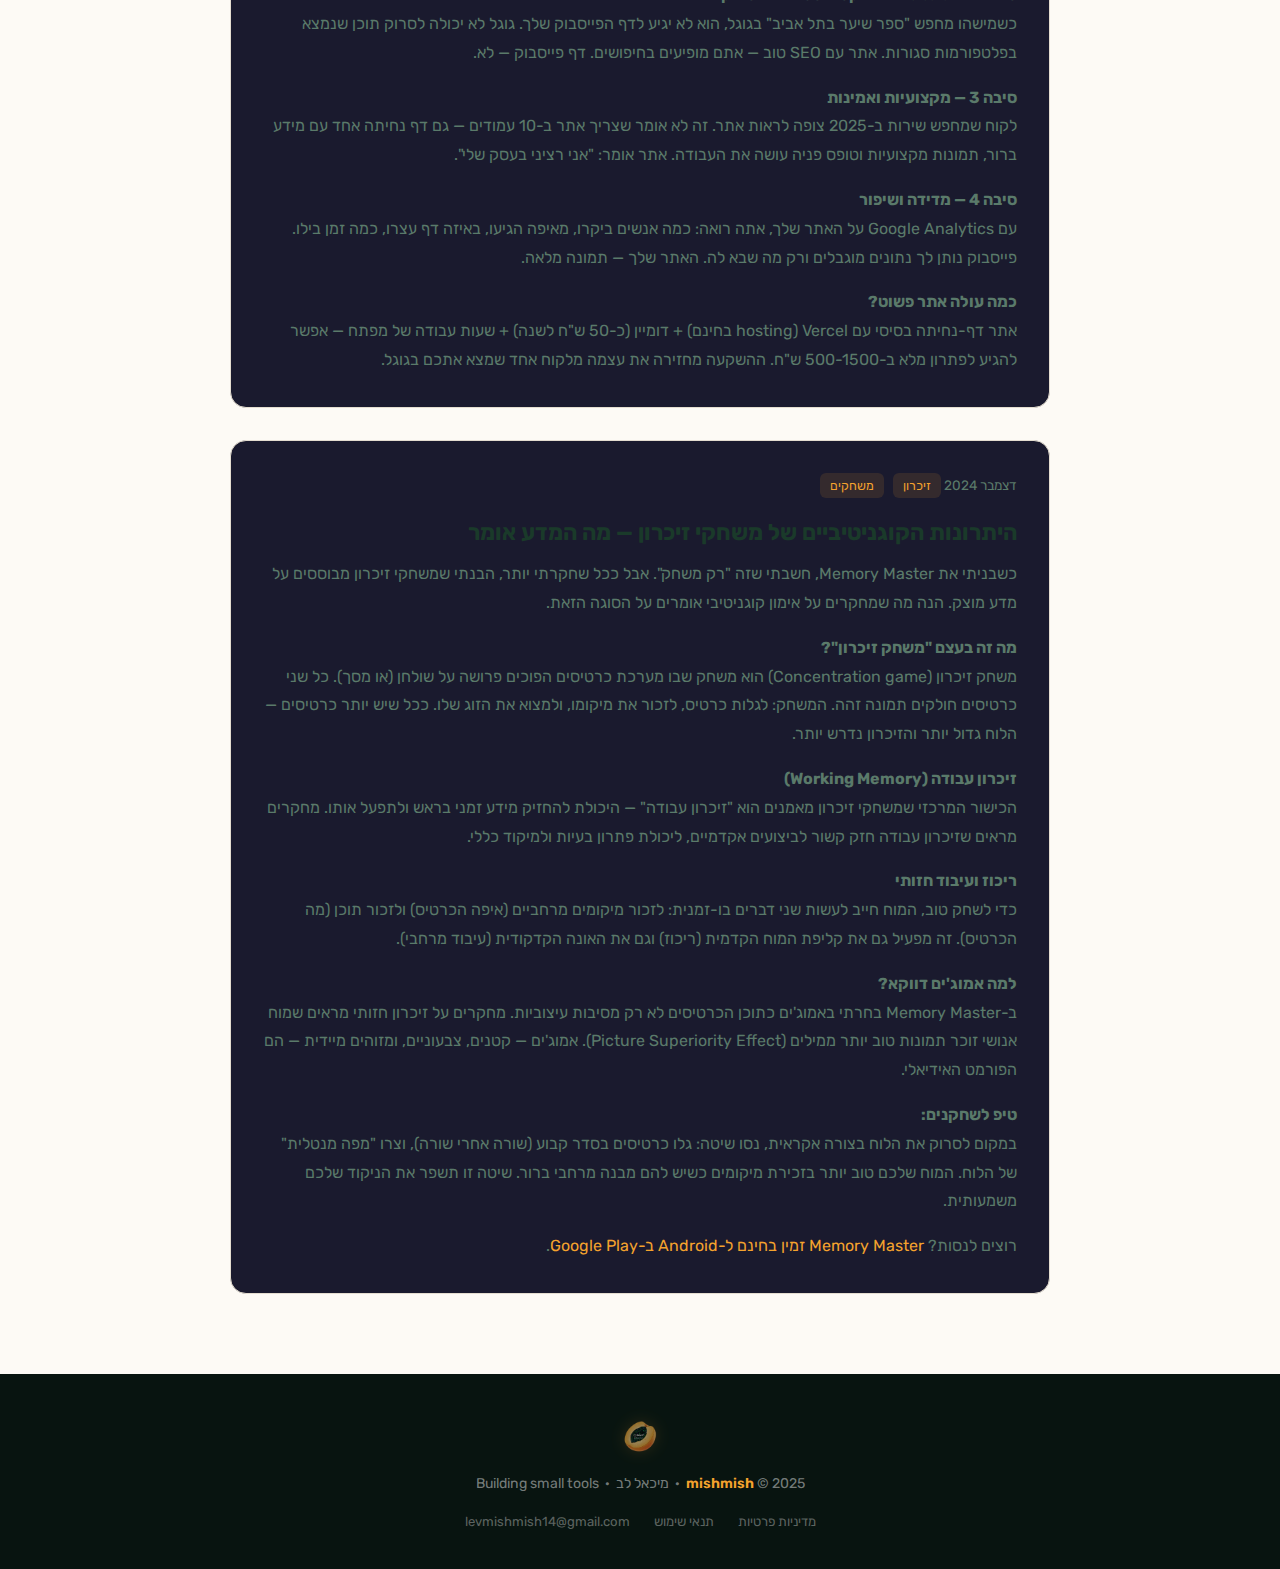
<file: blog.html>
<!DOCTYPE html>
<html lang="he" dir="rtl">
<head>
  <meta charset="UTF-8" />
  <meta name="viewport" content="width=device-width, initial-scale=1.0" />
  <title>בלוג | mishmish — מאמרים על פיתוח, AI וכלים</title>
  <meta name="description" content="מאמרים ומדריכים על פיתוח אתרים, תוספי כרום, AI, ו-React Native — מאת מיכאל לב (mishmish). טיפים מעשיים למפתחים ולאנשים שרוצים ללמוד לבנות דברים." />
  <meta name="keywords" content="בלוג פיתוח, מאמרי AI, תוסף כרום איך בונים, React Native למתחילים, כלי AI למפתחים, mishmish בלוג, מיכאל לב, פיתוח אתרים ישראל" />
  <link rel="canonical" href="https://www.tools-mishmish.com/blog.html" />

  <!-- Open Graph -->
  <meta property="og:title" content="בלוג mishmish — מאמרים על פיתוח וAI" />
  <meta property="og:description" content="מאמרים ומדריכים על פיתוח אתרים, תוספי כרום, AI, ו-React Native מאת מיכאל לב." />
  <meta property="og:image" content="https://www.tools-mishmish.com/logo-full.png" />
  <meta property="og:type" content="website" />
  <meta property="og:url" content="https://www.tools-mishmish.com/blog.html" />
  <meta property="og:locale" content="he_IL" />
  <meta property="og:site_name" content="mishmish" />

  <link rel="preconnect" href="https://fonts.googleapis.com" />
  <link rel="preconnect" href="https://fonts.gstatic.com" crossorigin />
  <link href="https://fonts.googleapis.com/css2?family=Rubik:wght@400;500;600;700;800&display=swap" rel="stylesheet" />
  <link rel="stylesheet" href="style.css" />
  <link rel="icon" href="logo-icon-nobg.png" type="image/png" />
  <link rel="apple-touch-icon" href="logo-icon-nobg.png" />
  <meta name="google-adsense-account" content="ca-pub-3119132036372710">
  <script async src="https://pagead2.googlesyndication.com/pagead/js/adsbygoogle.js?client=ca-pub-3119132036372710" crossorigin="anonymous"></script>

  <style>
    .blog-list { display: flex; flex-direction: column; gap: 2rem; margin-top: 2rem; }
    .blog-card {
      background: var(--card-bg, #1a1a2e);
      border: 1px solid var(--border, rgba(255,255,255,0.08));
      border-radius: 16px;
      padding: 2rem;
      transition: border-color 0.2s;
    }
    .blog-card:hover { border-color: var(--orange, #f4a22d); }
    .blog-card h2 { font-size: 1.4rem; margin-bottom: 0.5rem; }
    .blog-card h2 a { color: inherit; text-decoration: none; }
    .blog-card h2 a:hover { color: var(--orange, #f4a22d); }
    .blog-meta { color: var(--text-light, #aaa); font-size: 0.85rem; margin-bottom: 1rem; }
    .blog-card p { line-height: 1.8; color: var(--text-light, #ccc); }
    .blog-read-more {
      display: inline-block;
      margin-top: 1rem;
      color: var(--orange, #f4a22d);
      font-size: 0.9rem;
      text-decoration: none;
    }
    .blog-read-more:hover { text-decoration: underline; }
    .blog-tag {
      display: inline-block;
      background: rgba(244,162,45,0.12);
      color: var(--orange, #f4a22d);
      border-radius: 6px;
      padding: 2px 10px;
      font-size: 0.78rem;
      margin-left: 6px;
    }
  </style>
</head>
<body>

  <!-- Navbar -->
  <nav class="navbar" id="navbar">
    <a href="index.html" class="navbar-brand">
      <img src="logo-icon-nobg.png" alt="mishmish לוגו" />
      <span>mishmish</span>
    </a>
    <ul class="navbar-links" id="navLinks">
      <li><a href="about.html">אודות</a></li>
      <li><a href="contact.html">צור קשר</a></li>
      <li><a href="projects.html">פרויקטים</a></li>
      <li><a href="blog.html" style="color:var(--orange);">בלוג</a></li>
      <li><a href="index.html">דף הבית</a></li>
    </ul>
    <button class="hamburger" id="hamburger" aria-label="תפריט">
      <span></span><span></span><span></span>
    </button>
  </nav>

  <!-- Hero -->
  <section style="padding: 6rem 1rem 2rem; text-align: center;">
    <h1 style="font-size: 2.2rem; margin-bottom: 0.5rem;">בלוג mishmish</h1>
    <p style="color: var(--text-light); max-width: 600px; margin: 0 auto 1rem;">מאמרים על פיתוח, AI, וכיצד לבנות כלים שימושיים</p>
  </section>

  <!-- Blog Posts -->
  <main>
    <div class="section-inner" style="max-width: 820px; padding-bottom: 5rem;">
      <div class="blog-list">

        <!-- Article 1 -->
        <article class="blog-card" id="post-ai-memory-game">
          <div class="blog-meta">
            <span>מרץ 2025</span>
            <span class="blog-tag">AI</span>
            <span class="blog-tag">React Native</span>
          </div>
          <h2><a href="#post-ai-memory-game">איך בניתי משחק אנדרואיד שלם עם AI — ובלי ניסיון קודם ב-React Native</a></h2>
          <div style="line-height: 1.9; color: var(--text-light);">
            <p>כשהחלטתי לבנות את Memory Master, לא ידעתי כמעט כלום על React Native. ידעתי JavaScript, ידעתי HTML ו-CSS, ו... זהו. אבל היה לי רעיון: משחק זיכרון אמוג'י פשוט, נקי, שאפשר להוריד בחינם מ-Google Play.</p>
            <p style="margin-top: 1rem;">המפתח לכל הסיפור היה שימוש ב-AI כ"שותף לפיתוח". במקום לשבת שעות על תיעוד של Expo, פשוט שאלתי: "תבנה לי component של לוח משחק זיכרון עם אנימציות הפיכת כרטיסים". קיבלתי קוד עובד תוך דקות.</p>
            <p style="margin-top: 1rem;"><strong>שלב 1 — הגדרת הפרויקט:</strong> התחלתי עם Expo — הכלי שמאפשר לבנות אפליקציות React Native בלי לדאוג לקונפיגורציה מסובכת. פקודה אחת: <code>npx create-expo-app memory-master</code> — ויש לך שלד עובד.</p>
            <p style="margin-top: 1rem;"><strong>שלב 2 — הלוגיקה של המשחק:</strong> משחק זיכרון הוא לכאורה פשוט: יש מערך של כרטיסים, כל כרטיס יש לו זוג, לוחצים על שניים — אם זהים נשארים גלויים, אם לא — מתהפכים חזרה. אבל הפרטים הקטנים הם שהופכים את זה למאתגר: timing של האנימציות, מניעת לחיצה כפולה, שמירת שיאים ב-AsyncStorage.</p>
            <p style="margin-top: 1rem;"><strong>שלב 3 — פרסום ב-Google Play:</strong> זה החלק שהכי הפחיד אותי. צריך חשבון Play Console (25 דולר חד-פעמי), APK חתום, screenshots, תיאור, ומדיניות פרטיות. AI עזר לי לנסח את מדיניות הפרטיות תוך שניות.</p>
            <p style="margin-top: 1rem;"><strong>הלקח הכי חשוב:</strong> AI לא מחליף ידע — אבל הוא מקצר את עקומת הלמידה בצורה דרמטית. במקום שבועות ללמוד React Native מ-scratch, היה לי אפליקציה עובדת בתוך ימים ספורים. כל באג שנתקלתי בו — שאלתי, קיבלתי הסבר, הבנתי למה, והמשכתי.</p>
          </div>
        </article>

        <!-- Article 2 -->
        <article class="blog-card" id="post-chrome-extension-guide">
          <div class="blog-meta">
            <span>פברואר 2025</span>
            <span class="blog-tag">Chrome Extension</span>
            <span class="blog-tag">JavaScript</span>
          </div>
          <h2><a href="#post-chrome-extension-guide">מה זה תוסף כרום ואיך בונים אחד — מדריך מעשי למתחילים</a></h2>
          <div style="line-height: 1.9; color: var(--text-light);">
            <p>תוסף כרום (Chrome Extension) הוא פשוט תיקייה עם קבצי HTML, CSS ו-JavaScript שגוגל כרום יכול "לאמץ" ולהפעיל. אין כאן שום מסגרת מיוחדת, אין server, אין Docker — רק קבצים רגילים עם קובץ הגדרות אחד בשם <code>manifest.json</code>.</p>
            <p style="margin-top: 1rem;"><strong>הקובץ הכי חשוב — manifest.json:</strong> זה ה"תעודת הזהות" של התוסף. הוא אומר לכרום: מה שם התוסף, מה הגרסה, אילו הרשאות הוא צריך, ואיזה קבצים להריץ. לדוגמה:</p>
            <pre style="background: rgba(0,0,0,0.3); padding: 1rem; border-radius: 8px; overflow-x: auto; font-size: 0.85rem; margin-top: 0.75rem;"><code>{
  "manifest_version": 3,
  "name": "My First Extension",
  "version": "1.0",
  "permissions": ["activeTab"],
  "content_scripts": [{
    "matches": ["&lt;all_urls&gt;"],
    "js": ["content.js"]
  }]
}</code></pre>
            <p style="margin-top: 1rem;"><strong>סוגי קבצים בתוסף:</strong></p>
            <ul style="margin: 0.5rem 0 0 1.5rem; line-height: 2.2;">
              <li><strong>content.js</strong> — רץ בתוך דפי האינטרנט שאתם גולשים בהם. יכול לקרוא ולשנות את ה-DOM.</li>
              <li><strong>background.js</strong> — רץ ברקע, ב-"service worker" נפרד. טוב לאירועים כמו לחיצה על האייקון.</li>
              <li><strong>popup.html</strong> — הממשק הקטן שנפתח כשלוחצים על האייקון של התוסף.</li>
            </ul>
            <p style="margin-top: 1rem;"><strong>איך מתקינים תוסף בפיתוח:</strong> פותחים כרום, הולכים ל-<code>chrome://extensions</code>, מפעילים "מצב מפתח" (Developer mode), לוחצים "Load unpacked" ובוחרים את התיקייה. זהו.</p>
            <p style="margin-top: 1rem;"><strong>Video Controller</strong> — התוסף שבניתי — עושה בדיוק את זה: content.js שלו רץ בכל דף, מזהה תגי <code>&lt;video&gt;</code>, ומוסיף ממשק שליטה צף מעל הסרטון. מהירות השמעה, קיצורי מקלדת, הכל. כ-200 שורות JavaScript נקי.</p>
            <p style="margin-top: 1rem;"><strong>פרסום ב-Chrome Web Store:</strong> 5 דולר חד-פעמי להרשמה, uploads של ZIP עם כל הקבצים, screenshots, ותיאור. גוגל בודקת את התוסף (לרוב כמה ימים) ואז הוא חי.</p>
          </div>
        </article>

        <!-- Article 3 -->
        <article class="blog-card" id="post-ai-tools-2025">
          <div class="blog-meta">
            <span>ינואר 2025</span>
            <span class="blog-tag">AI</span>
            <span class="blog-tag">כלים</span>
          </div>
          <h2><a href="#post-ai-tools-2025">5 כלי AI שכל מפתח צריך להכיר ב-2025</a></h2>
          <div style="line-height: 1.9; color: var(--text-light);">
            <p>בשלוש השנים האחרונות, AI עבר מ"כלי ניסיוני" ל"חלק בלתי נפרד מיום העבודה שלי". הנה 5 כלים שאני משתמש בהם כמעט מדי יום, ולמה כל אחד מהם שווה את הזמן ללמוד:</p>
            <p style="margin-top: 1rem;"><strong>1. Claude (Anthropic)</strong><br/>
            Claude הוא עוזר הקוד שאני מוצא הכי שימושי לפרויקטים מורכבים. הוא טוב במיוחד בהסברים — לא רק כותב קוד, אלא מסביר למה הוא כתב אותו כך. כשאני תקוע בבאג מוזר, Claude מוצא לי אותו ב-30 שניות ומסביר מה השתבש.</p>
            <p style="margin-top: 1rem;"><strong>2. Cursor (עורך קוד עם AI)</strong><br/>
            Cursor הוא VS Code עם AI מובנה. הכי שימושי: "Tab-complete" חכם שמסיים שורות שלמות, ו-Cmd+K שמאפשר לך לכתוב "refactor this function to use async/await" ולקבל את השינוי ישירות בקוד.</p>
            <p style="margin-top: 1rem;"><strong>3. Midjourney / DALL-E (עיצוב ויזואלי)</strong><br/>
            כמפתח שאין לו מעצב, AI לתמונות הציל אותי פעמים רבות. הלוגו של mishmish, האייקון של Memory Master, תמונות לפרויקטים — כולם נוצרו עם AI תוך דקות. Midjourney נותן תוצאות יותר "אמנותיות", DALL-E (של OpenAI) יותר דיוק בפרטים ספציפיים.</p>
            <p style="margin-top: 1rem;"><strong>4. GitHub Copilot</strong><br/>
            אם אתם עובדים הרבה בתוך VS Code הרגיל, Copilot הוא השלמה אוטומטית רמה 10. מזהה patterns בקוד שלכם ומציע המשכים רלוונטיים. שימושי במיוחד ל-boilerplate — כשצריך לכתוב 10 functions דומות, הוא כותב 9 מהן אוטומטית.</p>
            <p style="margin-top: 1rem;"><strong>5. Vercel AI SDK</strong><br/>
            לא כלי לשימוש ישיר, אלא ספרייה לבנות עם AI. אם אתם רוצים לשלב AI בתוך אפליקציה שאתם בונים — chat bots, תשובות אוטומטיות, עיבוד טקסט — Vercel AI SDK מפשט את הקריאות ל-Claude/GPT/Gemini לשורות קוד בודדות.</p>
            <p style="margin-top: 1rem;"><strong>המסקנה:</strong> AI לא מחליף את הצורך להבין מה אתם בונים. אבל הוא מוריד את ה-friction של כל שלב: פחות זמן על syntax, פחות זמן על דיבאגינג בסיסי, יותר זמן על הדברים שבאמת דורשים חשיבה.</p>
          </div>
        </article>

        <!-- Article 4 -->
        <article class="blog-card" id="post-small-business-website">
          <div class="blog-meta">
            <span>ינואר 2025</span>
            <span class="blog-tag">עסקים</span>
            <span class="blog-tag">אתרים</span>
          </div>
          <h2><a href="#post-small-business-website">למה כל עסק קטן חייב אתר עצמאי — ולא רק דף פייסבוק</a></h2>
          <div style="line-height: 1.9; color: var(--text-light);">
            <p>אחת השאלות הנפוצות שאני מקבל מבעלי עסקים קטנים היא: "יש לי דף פייסבוק/אינסטגרם עם 2,000 עוקבים — למה אני צריך אתר?" זאת שאלה מצוינת, ויש לה תשובה ברורה.</p>
            <p style="margin-top: 1rem;"><strong>סיבה 1 — אתה לא הבעלים של דף הפייסבוק שלך</strong><br/>
            פייסבוק יכולה להחליט מחר לחסום את הדף שלך, לשנות את האלגוריתם, לגבות כסף על הגעה אורגנית, או פשוט לסגור את השירות. אתה בנית את הנכס הדיגיטלי שלך על קרקע שלא שייכת לך. אתר עצמאי? זה שלך. תמיד.</p>
            <p style="margin-top: 1rem;"><strong>סיבה 2 — גוגל לא מאנדקס פוסטים בפייסבוק</strong><br/>
            כשמישהו מחפש "ספר שיער בתל אביב" בגוגל, הוא לא יגיע לדף הפייסבוק שלך. גוגל לא יכולה לסרוק תוכן שנמצא בפלטפורמות סגורות. אתר עם SEO טוב — אתם מופיעים בחיפושים. דף פייסבוק — לא.</p>
            <p style="margin-top: 1rem;"><strong>סיבה 3 — מקצועיות ואמינות</strong><br/>
            לקוח שמחפש שירות ב-2025 צופה לראות אתר. זה לא אומר שצריך אתר ב-10 עמודים — גם דף נחיתה אחד עם מידע ברור, תמונות מקצועיות וטופס פניה עושה את העבודה. אתר אומר: "אני רציני בעסק שלי".</p>
            <p style="margin-top: 1rem;"><strong>סיבה 4 — מדידה ושיפור</strong><br/>
            עם Google Analytics על האתר שלך, אתה רואה: כמה אנשים ביקרו, מאיפה הגיעו, באיזה דף עצרו, כמה זמן בילו. פייסבוק נותן לך נתונים מוגבלים ורק מה שבא לה. האתר שלך — תמונה מלאה.</p>
            <p style="margin-top: 1rem;"><strong>כמה עולה אתר פשוט?</strong><br/>
            אתר דף-נחיתה בסיסי עם Vercel (hosting בחינם) + דומיין (כ-50 ש"ח לשנה) + שעות עבודה של מפתח — אפשר להגיע לפתרון מלא ב-500-1500 ש"ח. ההשקעה מחזירה את עצמה מלקוח אחד שמצא אתכם בגוגל.</p>
          </div>
        </article>

        <!-- Article 5 -->
        <article class="blog-card" id="post-memory-game-benefits">
          <div class="blog-meta">
            <span>דצמבר 2024</span>
            <span class="blog-tag">זיכרון</span>
            <span class="blog-tag">משחקים</span>
          </div>
          <h2><a href="#post-memory-game-benefits">היתרונות הקוגניטיביים של משחקי זיכרון — מה המדע אומר</a></h2>
          <div style="line-height: 1.9; color: var(--text-light);">
            <p>כשבניתי את Memory Master, חשבתי שזה "רק משחק". אבל ככל שחקרתי יותר, הבנתי שמשחקי זיכרון מבוססים על מדע מוצק. הנה מה שמחקרים על אימון קוגניטיבי אומרים על הסוגה הזאת.</p>
            <p style="margin-top: 1rem;"><strong>מה זה בעצם "משחק זיכרון"?</strong><br/>
            משחק זיכרון (Concentration game) הוא משחק שבו מערכת כרטיסים הפוכים פרושה על שולחן (או מסך). כל שני כרטיסים חולקים תמונה זהה. המשחק: לגלות כרטיס, לזכור את מיקומו, ולמצוא את הזוג שלו. ככל שיש יותר כרטיסים — הלוח גדול יותר והזיכרון נדרש יותר.</p>
            <p style="margin-top: 1rem;"><strong>זיכרון עבודה (Working Memory)</strong><br/>
            הכישור המרכזי שמשחקי זיכרון מאמנים הוא "זיכרון עבודה" — היכולת להחזיק מידע זמני בראש ולתפעל אותו. מחקרים מראים שזיכרון עבודה חזק קשור לביצועים אקדמיים, ליכולת פתרון בעיות ולמיקוד כללי.</p>
            <p style="margin-top: 1rem;"><strong>ריכוז ועיבוד חזותי</strong><br/>
            כדי לשחק טוב, המוח חייב לעשות שני דברים בו-זמנית: לזכור מיקומים מרחביים (איפה הכרטיס) ולזכור תוכן (מה הכרטיס). זה מפעיל גם את קליפת המוח הקדמית (ריכוז) וגם את האונה הקדקודית (עיבוד מרחבי).</p>
            <p style="margin-top: 1rem;"><strong>למה אמוג'ים דווקא?</strong><br/>
            ב-Memory Master בחרתי באמוג'ים כתוכן הכרטיסים לא רק מסיבות עיצוביות. מחקרים על זיכרון חזותי מראים שמוח אנושי זוכר תמונות טוב יותר ממילים (Picture Superiority Effect). אמוג'ים — קטנים, צבעוניים, ומזוהים מיידית — הם הפורמט האידיאלי.</p>
            <p style="margin-top: 1rem;"><strong>טיפ לשחקנים:</strong><br/>
            במקום לסרוק את הלוח בצורה אקראית, נסו שיטה: גלו כרטיסים בסדר קבוע (שורה אחרי שורה), וצרו "מפה מנטלית" של הלוח. המוח שלכם טוב יותר בזכירת מיקומים כשיש להם מבנה מרחבי ברור. שיטה זו תשפר את הניקוד שלכם משמעותית.</p>
            <p style="margin-top: 1rem;">רוצים לנסות? <a href="memory-master.html" style="color:var(--orange);">Memory Master זמין בחינם ל-Android ב-Google Play</a>.</p>
          </div>
        </article>

      </div>
    </div>
  </main>

  <!-- Footer -->
  <footer>
    <div class="footer-inner">
      <img class="footer-logo" src="logo-full-nobg.png" alt="mishmish" />
      <p>
        <span>mishmish</span> &copy; 2025 &nbsp;·&nbsp; מיכאל לב &nbsp;·&nbsp; Building small tools
      </p>
      <div class="footer-links">
        <a href="privacy-policy.html">מדיניות פרטיות</a>
        <a href="terms.html">תנאי שימוש</a>
        <a href="mailto:levmishmish14@gmail.com">levmishmish14@gmail.com</a>
      </div>
    </div>
  </footer>

  <script src="script.js"></script>
</body>
</html>
</file>
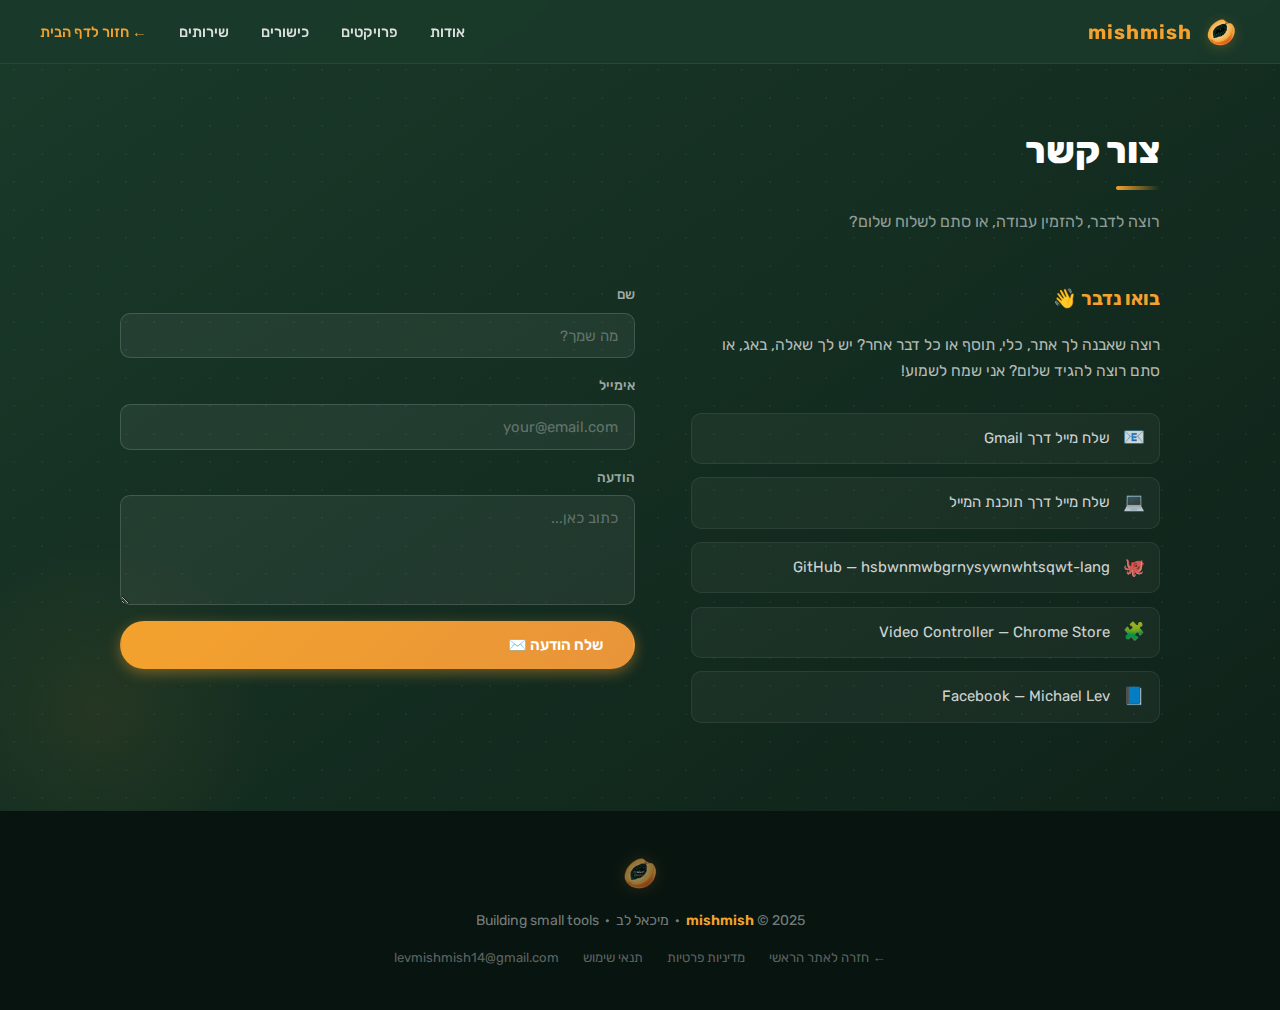
<file: contact.html>
<!DOCTYPE html>
<html lang="he" dir="rtl">
<head>
  <meta charset="UTF-8" />
  <meta name="viewport" content="width=device-width, initial-scale=1.0" />
  <title>צור קשר | mishmish — מיכאל לב, בניית אתרים וכלים</title>
  <meta name="description" content="צור קשר עם מיכאל לב (mishmish) — מתכנת AI ובונה אתרים, תוספי כרום ואפליקציות. מהיר לענות, מחיר גמיש." />
  <meta name="keywords" content="צור קשר מישמיש, contact mishmish, מיכאל לב צור קשר, michael lev contact, mishmish, מישמיש, מיכאל לב, michael lev, levmishmish, בניית אתרים, תוסף כרום, אפליקציות, כלי AI, מפתח ישראלי, web developer israel, tools-mishmish" />
  <link rel="canonical" href="https://www.tools-mishmish.com/contact.html" />

  <!-- Open Graph -->
  <meta property="og:title" content="צור קשר | mishmish — מיכאל לב" />
  <meta property="og:description" content="צור קשר עם מיכאל לב (mishmish) — בניית אתרים, תוספי כרום ואפליקציות עם AI." />
  <meta property="og:image" content="https://www.tools-mishmish.com/logo-full.png" />
  <meta property="og:type" content="website" />
  <meta property="og:url" content="https://www.tools-mishmish.com/contact.html" />
  <meta property="og:locale" content="he_IL" />
  <meta property="og:site_name" content="mishmish" />

  <!-- Twitter Card -->
  <meta name="twitter:card" content="summary" />
  <meta name="twitter:title" content="צור קשר | mishmish — מיכאל לב" />
  <meta name="twitter:description" content="צור קשר עם מיכאל לב (mishmish) — בניית אתרים, תוספי כרום ואפליקציות עם AI." />
  <meta name="twitter:image" content="https://www.tools-mishmish.com/logo-full.png" />

  <link rel="preconnect" href="https://fonts.googleapis.com" />
  <link rel="preconnect" href="https://fonts.gstatic.com" crossorigin />
  <link href="https://fonts.googleapis.com/css2?family=Rubik:wght@400;500;600;700;800&display=swap" rel="stylesheet" />
  <link rel="stylesheet" href="style.css" />
  <link rel="icon" href="logo-icon-nobg.png" type="image/png" />
  <link rel="apple-touch-icon" href="logo-icon-nobg.png" />
  <meta name="google-adsense-account" content="ca-pub-3119132036372710">
  <script async src="https://pagead2.googlesyndication.com/pagead/js/adsbygoogle.js?client=ca-pub-3119132036372710" crossorigin="anonymous"></script>
</head>
<body>

  <!-- ===== Navbar ===== -->
  <nav class="navbar" id="navbar">
    <a href="index.html" class="navbar-brand">
      <img src="logo-icon-nobg.png" alt="mishmish לוגו" />
      <span>mishmish</span>
    </a>

    <ul class="navbar-links" id="navLinks">
      <li><a href="about.html">אודות</a></li>
      <li><a href="projects.html">פרויקטים</a></li>
      <li><a href="index.html#skills">כישורים</a></li>
      <li><a href="index.html#hire">שירותים</a></li>
      <li><a href="index.html" style="color:var(--orange);">← חזור לדף הבית</a></li>
    </ul>

    <button class="hamburger" id="hamburger" aria-label="תפריט">
      <span></span><span></span><span></span>
    </button>
  </nav>

  <!-- ===== יצירת קשר ===== -->
  <section id="contact" style="min-height: 85vh; padding-top: 120px;">
    <div class="section-inner">
      <h2 class="section-title">צור קשר</h2>
      <p class="section-desc">רוצה לדבר, להזמין עבודה, או סתם לשלוח שלום?</p>

      <div class="contact-grid">
        <div class="contact-info">
          <h3>בואו נדבר 👋</h3>
          <p>
            רוצה שאבנה לך אתר, כלי, תוסף או כל דבר אחר?
            יש לך שאלה, באג, או סתם רוצה להגיד שלום?
            אני שמח לשמוע!
          </p>

          <div class="contact-links">
            <a href="https://mail.google.com/mail/?view=cm&to=levmishmish14@gmail.com" target="_blank" class="contact-link-item">
              <span class="contact-link-icon">📧</span>
              <span>שלח מייל דרך Gmail</span>
            </a>
            <a href="mailto:levmishmish14@gmail.com" class="contact-link-item">
              <span class="contact-link-icon">💻</span>
              <span>שלח מייל דרך תוכנת המייל</span>
            </a>
            <a href="https://github.com/hsbwnmwbgrnysywnwhtsqwt-lang" target="_blank" class="contact-link-item">
              <span class="contact-link-icon">🐙</span>
              <span>GitHub — hsbwnmwbgrnysywnwhtsqwt-lang</span>
            </a>
            <a href="https://chromewebstore.google.com/detail/video-controller/pddiobhmolcdlagkfkjafobnkemakmog" target="_blank" class="contact-link-item">
              <span class="contact-link-icon">🧩</span>
              <span>Video Controller — Chrome Store</span>
            </a>
            <a href="https://www.facebook.com/profile.php?id=61581839901299" target="_blank" class="contact-link-item">
              <span class="contact-link-icon">📘</span>
              <span>Facebook — Michael Lev</span>
            </a>
          </div>
        </div>

        <form class="contact-form" id="contactForm" novalidate>
          <div class="form-group">
            <label for="name">שם</label>
            <input type="text" id="name" name="name" placeholder="מה שמך?" required />
          </div>
          <div class="form-group">
            <label for="email">אימייל</label>
            <input type="email" id="email" name="email" placeholder="your@email.com" required />
          </div>
          <div class="form-group">
            <label for="message">הודעה</label>
            <textarea id="message" name="message" placeholder="כתוב כאן..." required></textarea>
          </div>
          <button type="submit" class="btn btn-primary">שלח הודעה ✉️</button>
          <p class="form-msg" id="formMsg"></p>
        </form>
      </div>
    </div>
  </section>

  <!-- ===== Footer ===== -->
  <footer>
    <div class="footer-inner">
      <img class="footer-logo" src="logo-full-nobg.png" alt="mishmish" />
      <p>
        <span>mishmish</span> &copy; 2025 &nbsp;·&nbsp; מיכאל לב
        &nbsp;·&nbsp; Building small tools
      </p>
      <div class="footer-links">
        <a href="index.html">← חזרה לאתר הראשי</a>
        <a href="privacy-policy.html">מדיניות פרטיות</a>
        <a href="terms.html">תנאי שימוש</a>
        <a href="mailto:levmishmish14@gmail.com">levmishmish14@gmail.com</a>
      </div>
    </div>
  </footer>

  <script src="script.js"></script>
</body>
</html>
</file>
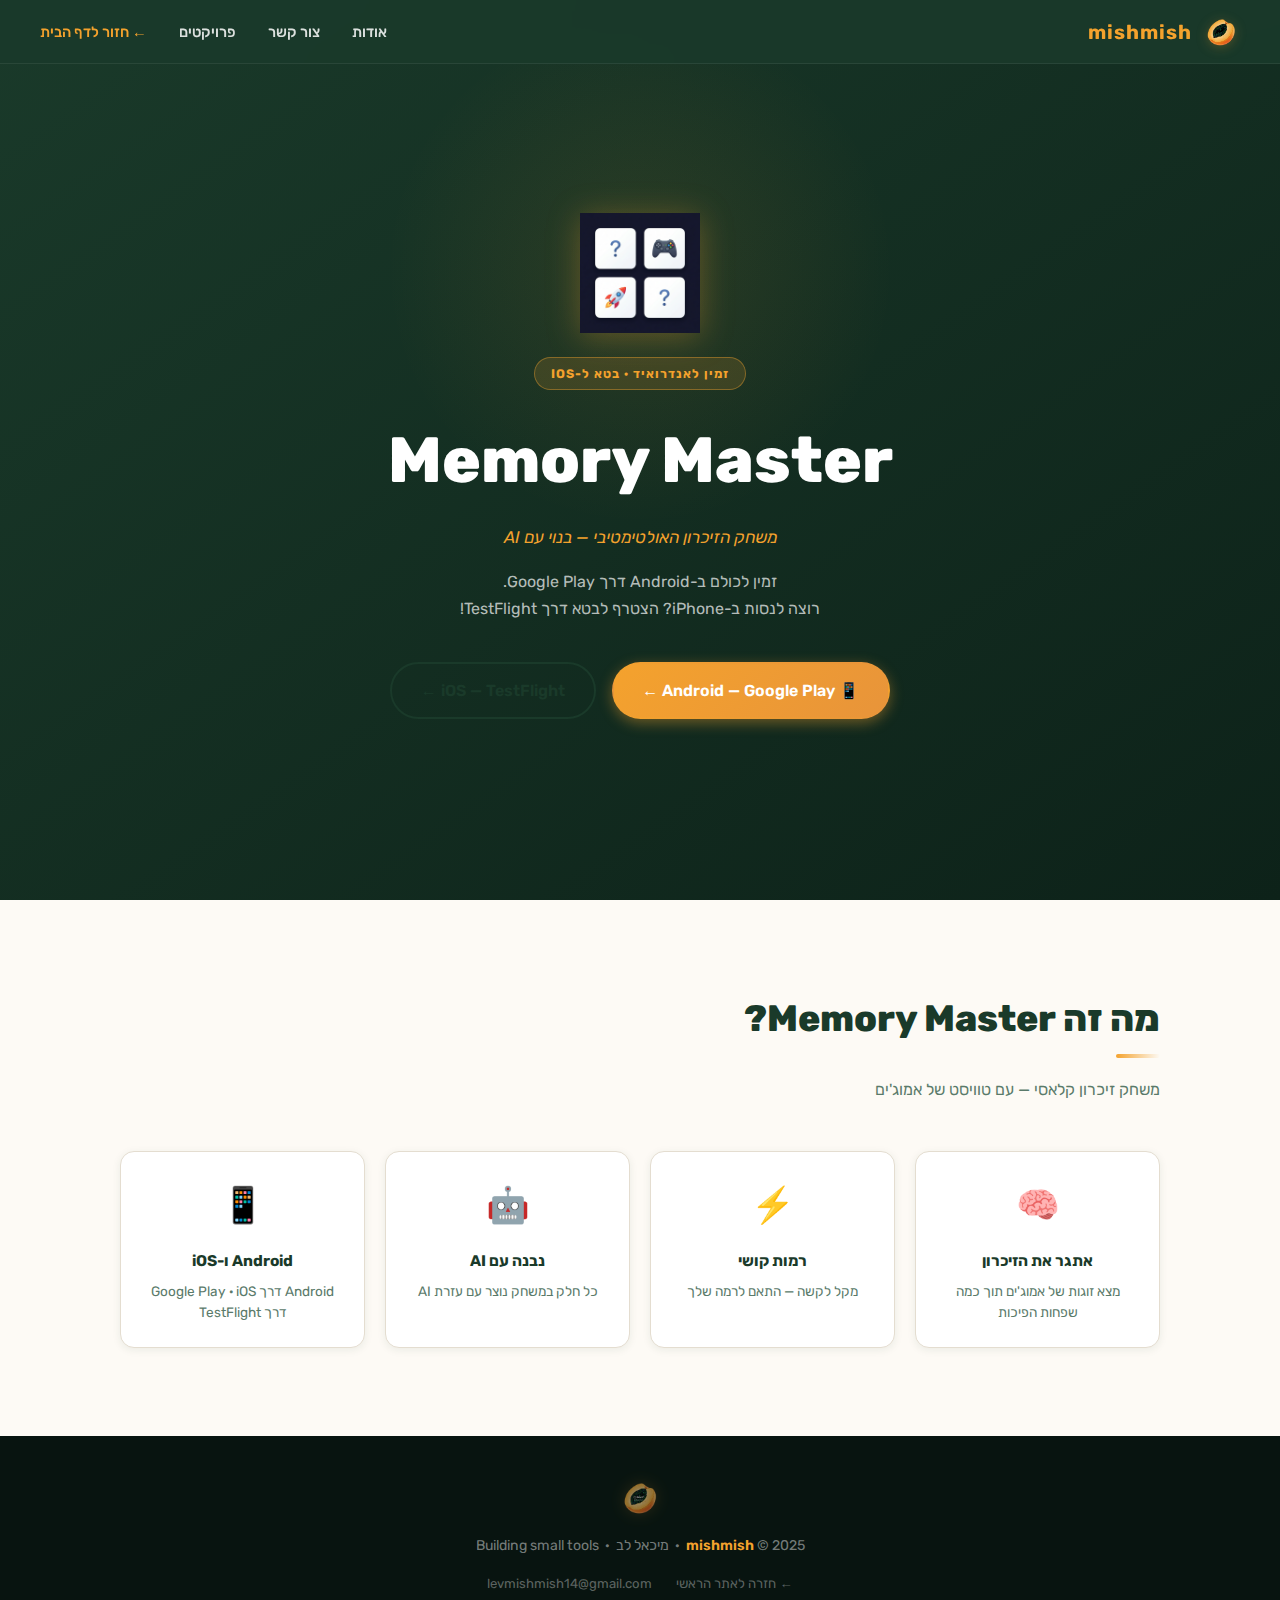
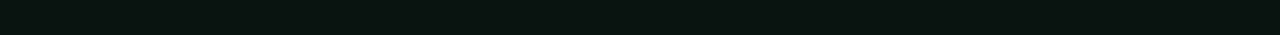
<file: memory-master.html>
<!DOCTYPE html>
<html lang="he" dir="rtl">
<head>
  <meta charset="UTF-8" />
  <meta name="viewport" content="width=device-width, initial-scale=1.0" />
  <title>Memory Master | mishmish — משחק זיכרון אמוג'י לאנדרואיד ו-iOS</title>
  <meta name="description" content="Memory Master — משחק זיכרון אמוג'י. זמין ב-Google Play לאנדרואיד ובבטא ל-iOS דרך TestFlight. נבנה על ידי מיכאל לב (mishmish)." />
  <meta name="keywords" content="memory master, memory master mishmish, משחק זיכרון, emoji memory, אמוג'י, אנדרואיד, android game, google play, ios, iphone, testflight, בטא ios, mishmish, מישמיש, מיכאל לב, michael lev, levmishmish" />
  <link rel="canonical" href="https://memory-master.tools-mishmish.com/" />

  <!-- Open Graph -->
  <meta property="og:title" content="Memory Master — משחק זיכרון אמוג'י לאנדרואיד" />
  <meta property="og:description" content="משחק זיכרון אמוג'י חינמי לאנדרואיד. עכשיו זמין לכולם ב-Google Play!" />
  <meta property="og:image" content="https://www.tools-mishmish.com/memory master.png" />
  <meta property="og:type" content="website" />
  <meta property="og:url" content="https://memory-master.tools-mishmish.com/" />
  <meta property="og:locale" content="he_IL" />
  <meta property="og:site_name" content="mishmish" />

  <!-- Twitter Card -->
  <meta name="twitter:card" content="summary_large_image" />
  <meta name="twitter:title" content="Memory Master — משחק זיכרון אמוג'י לאנדרואיד" />
  <meta name="twitter:description" content="משחק זיכרון אמוג'י חינמי לאנדרואיד. עכשיו זמין לכולם ב-Google Play!" />
  <meta name="twitter:image" content="https://www.tools-mishmish.com/memory master.png" />

  <link rel="preconnect" href="https://fonts.googleapis.com" />
  <link rel="preconnect" href="https://fonts.gstatic.com" crossorigin />
  <link href="https://fonts.googleapis.com/css2?family=Rubik:wght@400;500;600;700;800&display=swap" rel="stylesheet" />
  <link rel="stylesheet" href="style.css" />
  <link rel="icon" href="logo-icon-nobg.png" type="image/png" />
  <link rel="apple-touch-icon" href="logo-icon-nobg.png" />
  <meta name="google-adsense-account" content="ca-pub-3119132036372710">
  <script async src="https://pagead2.googlesyndication.com/pagead/js/adsbygoogle.js?client=ca-pub-3119132036372710" crossorigin="anonymous"></script>
</head>
<body>

  <!-- Navbar -->
  <nav class="navbar" id="navbar">
    <a href="index.html" class="navbar-brand">
      <img src="logo-icon-nobg.png" alt="mishmish לוגו" />
      <span>mishmish</span>
    </a>
    <ul class="navbar-links" id="navLinks">
      <li><a href="about.html">אודות</a></li>
      <li><a href="contact.html">צור קשר</a></li>
      <li><a href="projects.html">פרויקטים</a></li>
      <li><a href="index.html" style="color:var(--orange);">← חזור לדף הבית</a></li>
    </ul>
    <button class="hamburger" id="hamburger" aria-label="תפריט">
      <span></span><span></span><span></span>
    </button>
  </nav>

  <!-- Hero -->
  <section class="beta-hero">
    <div class="beta-hero-glow"></div>
    <div class="beta-hero-inner">
      <img src="memory master.png" alt="Memory Master" style="width: 120px; height: 120px; object-fit: contain; margin: 0 auto 1.5rem; filter: drop-shadow(0 4px 16px rgba(244,162,45,0.3));">
      <div class="beta-label">זמין לאנדרואיד · בטא ל-iOS</div>
      <h1>Memory Master</h1>
      <p class="beta-tagline">משחק הזיכרון האולטימטיבי — בנוי עם AI</p>
      <p class="beta-desc">
        זמין לכולם ב-Android דרך Google Play.<br />
        רוצה לנסות ב-iPhone? הצטרף לבטא דרך TestFlight!
      </p>
      <div style="margin-top: 2rem; display: flex; gap: 1rem; flex-wrap: wrap; justify-content: center;">
        <a
          href="https://play.google.com/store/apps/details?id=com.levmish.emojimemory"
          target="_blank"
          class="btn btn-primary"
          style="font-size: 1rem; padding: 0.8rem 1.8rem;"
        >
          📱 Android — Google Play ←
        </a>
        <a
          href="https://testflight.apple.com/join/C9Yr2egr"
          target="_blank"
          class="btn btn-outline"
          style="font-size: 1rem; padding: 0.8rem 1.8rem;"
        >
           iOS — TestFlight ←
        </a>
      </div>
    </div>
  </section>

  <!-- מה זה המשחק -->
  <section class="beta-about-section">
    <div class="section-inner">
      <h2 class="section-title">מה זה Memory Master?</h2>
      <p class="section-desc">משחק זיכרון קלאסי — עם טוויסט של אמוג'ים</p>

      <div class="beta-features">
        <div class="beta-feature">
          <div class="beta-feature-icon">🧠</div>
          <h3>אתגר את הזיכרון</h3>
          <p>מצא זוגות של אמוג'ים תוך כמה שפחות הפיכות</p>
        </div>
        <div class="beta-feature">
          <div class="beta-feature-icon">⚡</div>
          <h3>רמות קושי</h3>
          <p>מקל לקשה — התאם לרמה שלך</p>
        </div>
        <div class="beta-feature">
          <div class="beta-feature-icon">🤖</div>
          <h3>נבנה עם AI</h3>
          <p>כל חלק במשחק נוצר עם עזרת AI</p>
        </div>
        <div class="beta-feature">
          <div class="beta-feature-icon">📱</div>
          <h3>Android ו-iOS</h3>
          <p>Android דרך Google Play · iOS דרך TestFlight</p>
        </div>
      </div>
  </section>

  <!-- Footer -->
  <footer>
    <div class="footer-inner">
      <img class="footer-logo" src="logo-full-nobg.png" alt="mishmish" />
      <p>
        <span>mishmish</span> &copy; 2025 &nbsp;·&nbsp; מיכאל לב &nbsp;·&nbsp; Building small tools
      </p>
      <div class="footer-links">
        <a href="index.html">← חזרה לאתר הראשי</a>
        <a href="mailto:levmishmish14@gmail.com">levmishmish14@gmail.com</a>
      </div>
    </div>
  </footer>

  <script src="script.js"></script>
</body>
</html>
</file>
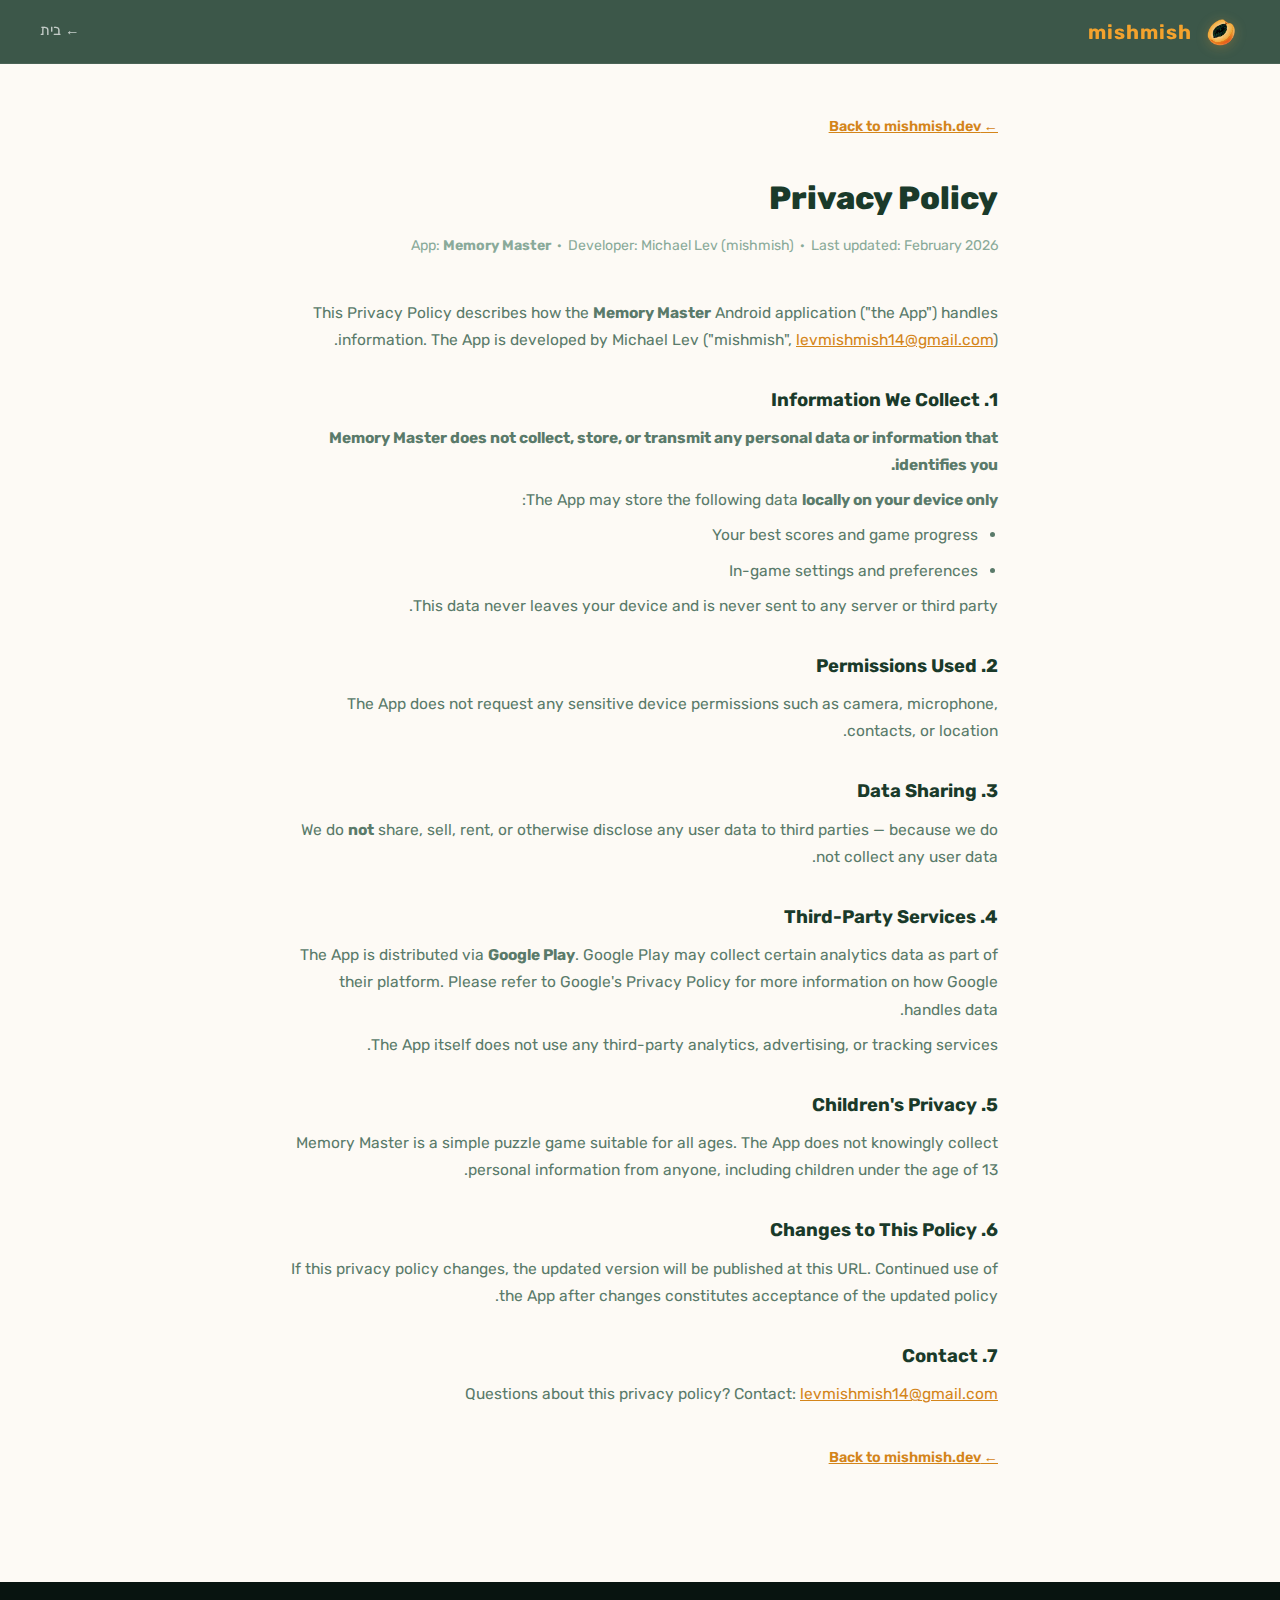
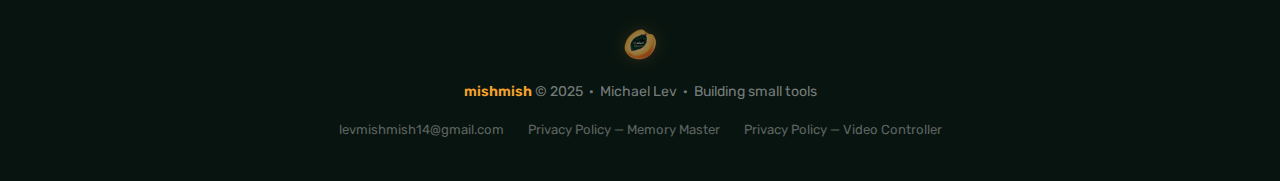
<file: privacy-policy-memory-master.html>
<!DOCTYPE html>
<html lang="en">
<head>
  <meta charset="UTF-8" />
  <meta name="viewport" content="width=device-width, initial-scale=1.0" />
  <title>Privacy Policy — Memory Master | mishmish</title>
  <meta name="description" content="Privacy policy for the Memory Master Android app by mishmish." />
  <link rel="preconnect" href="https://fonts.googleapis.com" />
  <link rel="preconnect" href="https://fonts.gstatic.com" crossorigin />
  <link href="https://fonts.googleapis.com/css2?family=Rubik:wght@400;500;600;700;800&display=swap" rel="stylesheet" />
  <link rel="stylesheet" href="style.css" />
  <link rel="icon" href="logo-icon-nobg.png" type="image/png" />
  <link rel="apple-touch-icon" href="logo-icon-nobg.png" />
  <meta name="google-adsense-account" content="ca-pub-3119132036372710">
  <script async src="https://pagead2.googlesyndication.com/pagead/js/adsbygoogle.js?client=ca-pub-3119132036372710" crossorigin="anonymous"></script>
</head>
<body>

  <!-- Navbar -->
  <nav class="navbar" id="navbar">
    <a href="index.html" class="navbar-brand">
      <img src="logo-icon-nobg.png" alt="mishmish" />
      <span>mishmish</span>
    </a>
    <a href="index.html" style="color:rgba(255,255,255,0.7); font-size:0.9rem;">← בית</a>
  </nav>

  <!-- Policy Content -->
  <main class="policy-page">

    <a href="index.html" class="policy-back">← Back to mishmish.dev</a>

    <h1>Privacy Policy</h1>
    <p class="policy-meta">
      App: <strong>Memory Master</strong> &nbsp;·&nbsp;
      Developer: Michael Lev (mishmish) &nbsp;·&nbsp;
      Last updated: February 2026
    </p>

    <p>
      This Privacy Policy describes how the <strong>Memory Master</strong>
      Android application ("the App") handles information.
      The App is developed by Michael Lev ("mishmish",
      <a href="mailto:levmishmish14@gmail.com">levmishmish14@gmail.com</a>).
    </p>

    <h2>1. Information We Collect</h2>
    <p>
      <strong>Memory Master does not collect, store, or transmit any personal
      data or information that identifies you.</strong>
    </p>
    <p>The App may store the following data <strong>locally on your device only</strong>:</p>
    <ul>
      <li>Your best scores and game progress</li>
      <li>In-game settings and preferences</li>
    </ul>
    <p>
      This data never leaves your device and is never sent to any server or third party.
    </p>

    <h2>2. Permissions Used</h2>
    <p>The App does not request any sensitive device permissions such as camera, microphone, contacts, or location.</p>

    <h2>3. Data Sharing</h2>
    <p>
      We do <strong>not</strong> share, sell, rent, or otherwise disclose
      any user data to third parties — because we do not collect any user data.
    </p>

    <h2>4. Third-Party Services</h2>
    <p>
      The App is distributed via <strong>Google Play</strong>. Google Play may
      collect certain analytics data as part of their platform. Please refer to
      Google's Privacy Policy for more information on how Google handles data.
    </p>
    <p>
      The App itself does not use any third-party analytics, advertising,
      or tracking services.
    </p>

    <h2>5. Children's Privacy</h2>
    <p>
      Memory Master is a simple puzzle game suitable for all ages.
      The App does not knowingly collect personal information from anyone,
      including children under the age of 13.
    </p>

    <h2>6. Changes to This Policy</h2>
    <p>
      If this privacy policy changes, the updated version will be published
      at this URL. Continued use of the App after changes constitutes
      acceptance of the updated policy.
    </p>

    <h2>7. Contact</h2>
    <p>
      Questions about this privacy policy? Contact:
      <a href="mailto:levmishmish14@gmail.com">levmishmish14@gmail.com</a>
    </p>

    <br />
    <a href="index.html" class="policy-back">← Back to mishmish.dev</a>

  </main>

  <!-- Footer -->
  <footer>
    <div class="footer-inner">
      <img class="footer-logo" src="logo-full-nobg.png" alt="mishmish" />
      <p>
        <span>mishmish</span> &copy; 2025 &nbsp;·&nbsp; Michael Lev &nbsp;·&nbsp; Building small tools
      </p>
      <div class="footer-links">
        <a href="privacy-policy-video-controller.html">Privacy Policy — Video Controller</a>
        <a href="privacy-policy-memory-master.html">Privacy Policy — Memory Master</a>
        <a href="mailto:levmishmish14@gmail.com">levmishmish14@gmail.com</a>
      </div>
    </div>
  </footer>

  <script src="script.js"></script>
</body>
</html>
</file>
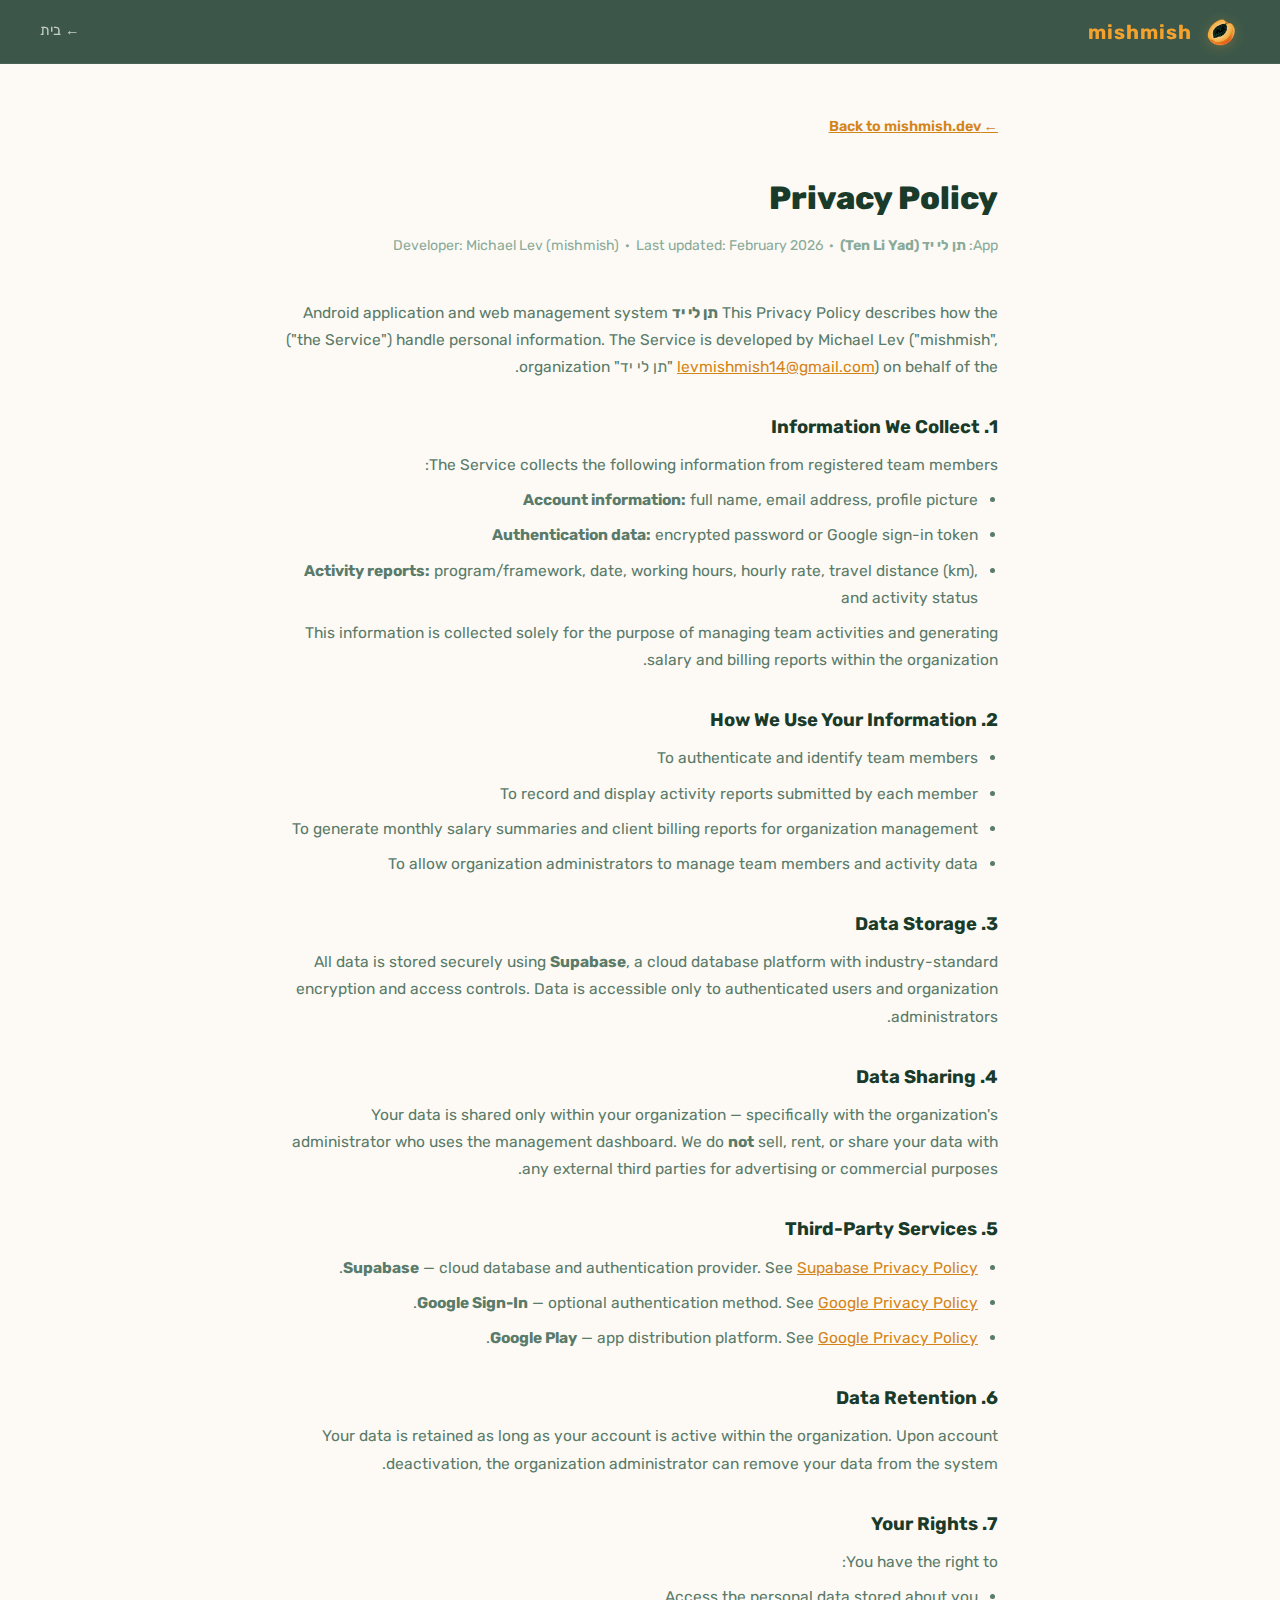
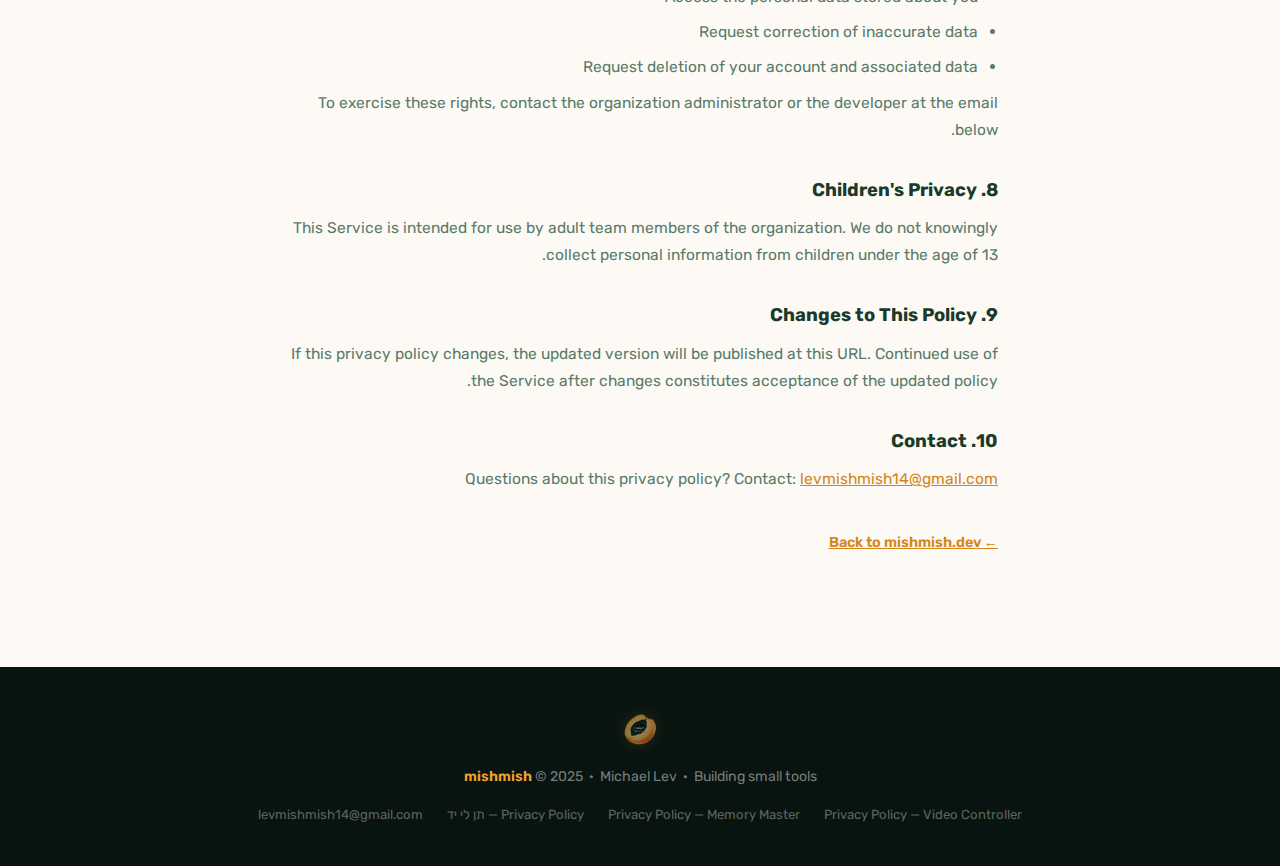
<file: privacy-policy-ten-li-yad.html>
<!DOCTYPE html>
<html lang="en">
<head>
  <meta charset="UTF-8" />
  <meta name="viewport" content="width=device-width, initial-scale=1.0" />
  <title>Privacy Policy — תן לי יד | mishmish</title>
  <meta name="description" content="Privacy policy for the Ten Li Yad app and management system by mishmish." />
  <link rel="preconnect" href="https://fonts.googleapis.com" />
  <link rel="preconnect" href="https://fonts.gstatic.com" crossorigin />
  <link href="https://fonts.googleapis.com/css2?family=Rubik:wght@400;500;600;700;800&display=swap" rel="stylesheet" />
  <link rel="stylesheet" href="style.css" />
  <link rel="icon" href="logo-icon-nobg.png" type="image/png" />
  <link rel="apple-touch-icon" href="logo-icon-nobg.png" />
  <meta name="google-adsense-account" content="ca-pub-3119132036372710">
  <script async src="https://pagead2.googlesyndication.com/pagead/js/adsbygoogle.js?client=ca-pub-3119132036372710" crossorigin="anonymous"></script>
</head>
<body>

  <!-- Navbar -->
  <nav class="navbar" id="navbar">
    <a href="index.html" class="navbar-brand">
      <img src="logo-icon-nobg.png" alt="mishmish" />
      <span>mishmish</span>
    </a>
    <a href="index.html" style="color:rgba(255,255,255,0.7); font-size:0.9rem;">← בית</a>
  </nav>

  <!-- Policy Content -->
  <main class="policy-page">

    <a href="index.html" class="policy-back">← Back to mishmish.dev</a>

    <h1>Privacy Policy</h1>
    <p class="policy-meta">
      App: <strong>תן לי יד (Ten Li Yad)</strong> &nbsp;·&nbsp;
      Developer: Michael Lev (mishmish) &nbsp;·&nbsp;
      Last updated: February 2026
    </p>

    <p>
      This Privacy Policy describes how the <strong>תן לי יד</strong> Android application
      and web management system ("the Service") handle personal information.
      The Service is developed by Michael Lev ("mishmish",
      <a href="mailto:levmishmish14@gmail.com">levmishmish14@gmail.com</a>)
      on behalf of the "תן לי יד" organization.
    </p>

    <h2>1. Information We Collect</h2>
    <p>The Service collects the following information from registered team members:</p>
    <ul>
      <li><strong>Account information:</strong> full name, email address, profile picture</li>
      <li><strong>Authentication data:</strong> encrypted password or Google sign-in token</li>
      <li>
        <strong>Activity reports:</strong> program/framework, date, working hours,
        hourly rate, travel distance (km), and activity status
      </li>
    </ul>
    <p>
      This information is collected solely for the purpose of managing team activities
      and generating salary and billing reports within the organization.
    </p>

    <h2>2. How We Use Your Information</h2>
    <ul>
      <li>To authenticate and identify team members</li>
      <li>To record and display activity reports submitted by each member</li>
      <li>To generate monthly salary summaries and client billing reports for organization management</li>
      <li>To allow organization administrators to manage team members and activity data</li>
    </ul>

    <h2>3. Data Storage</h2>
    <p>
      All data is stored securely using <strong>Supabase</strong>, a cloud database
      platform with industry-standard encryption and access controls.
      Data is accessible only to authenticated users and organization administrators.
    </p>

    <h2>4. Data Sharing</h2>
    <p>
      Your data is shared only within your organization — specifically with the
      organization's administrator who uses the management dashboard.
      We do <strong>not</strong> sell, rent, or share your data with any external
      third parties for advertising or commercial purposes.
    </p>

    <h2>5. Third-Party Services</h2>
    <ul>
      <li>
        <strong>Supabase</strong> — cloud database and authentication provider.
        See <a href="https://supabase.com/privacy" target="_blank">Supabase Privacy Policy</a>.
      </li>
      <li>
        <strong>Google Sign-In</strong> — optional authentication method.
        See <a href="https://policies.google.com/privacy" target="_blank">Google Privacy Policy</a>.
      </li>
      <li>
        <strong>Google Play</strong> — app distribution platform.
        See <a href="https://policies.google.com/privacy" target="_blank">Google Privacy Policy</a>.
      </li>
    </ul>

    <h2>6. Data Retention</h2>
    <p>
      Your data is retained as long as your account is active within the organization.
      Upon account deactivation, the organization administrator can remove your data
      from the system.
    </p>

    <h2>7. Your Rights</h2>
    <p>You have the right to:</p>
    <ul>
      <li>Access the personal data stored about you</li>
      <li>Request correction of inaccurate data</li>
      <li>Request deletion of your account and associated data</li>
    </ul>
    <p>To exercise these rights, contact the organization administrator or the developer at the email below.</p>

    <h2>8. Children's Privacy</h2>
    <p>
      This Service is intended for use by adult team members of the organization.
      We do not knowingly collect personal information from children under the age of 13.
    </p>

    <h2>9. Changes to This Policy</h2>
    <p>
      If this privacy policy changes, the updated version will be published
      at this URL. Continued use of the Service after changes constitutes
      acceptance of the updated policy.
    </p>

    <h2>10. Contact</h2>
    <p>
      Questions about this privacy policy? Contact:
      <a href="mailto:levmishmish14@gmail.com">levmishmish14@gmail.com</a>
    </p>

    <br />
    <a href="index.html" class="policy-back">← Back to mishmish.dev</a>

  </main>

  <!-- Footer -->
  <footer>
    <div class="footer-inner">
      <img class="footer-logo" src="logo-full-nobg.png" alt="mishmish" />
      <p>
        <span>mishmish</span> &copy; 2025 &nbsp;·&nbsp; Michael Lev &nbsp;·&nbsp; Building small tools
      </p>
      <div class="footer-links">
        <a href="privacy-policy-video-controller.html">Privacy Policy — Video Controller</a>
        <a href="privacy-policy-memory-master.html">Privacy Policy — Memory Master</a>
        <a href="privacy-policy-ten-li-yad.html">Privacy Policy — תן לי יד</a>
        <a href="mailto:levmishmish14@gmail.com">levmishmish14@gmail.com</a>
      </div>
    </div>
  </footer>

  <script src="script.js"></script>
</body>
</html>
</file>
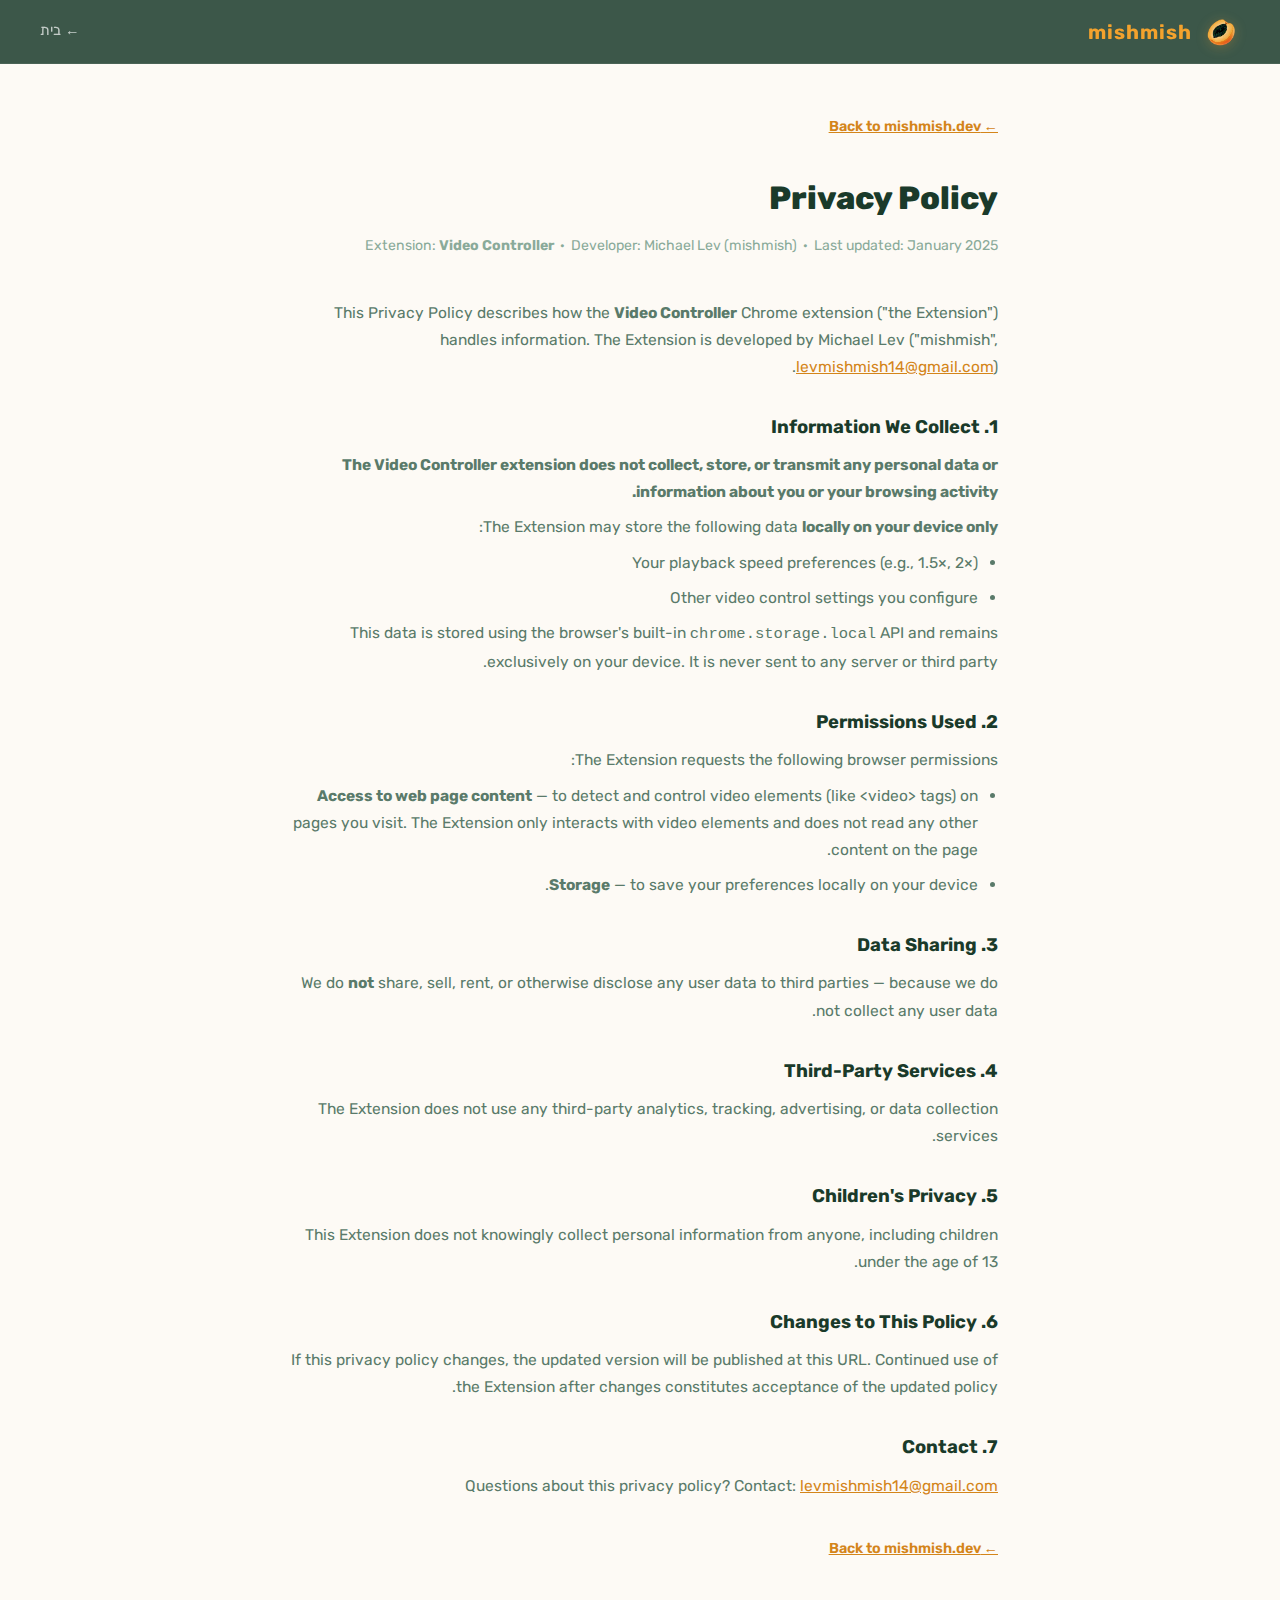
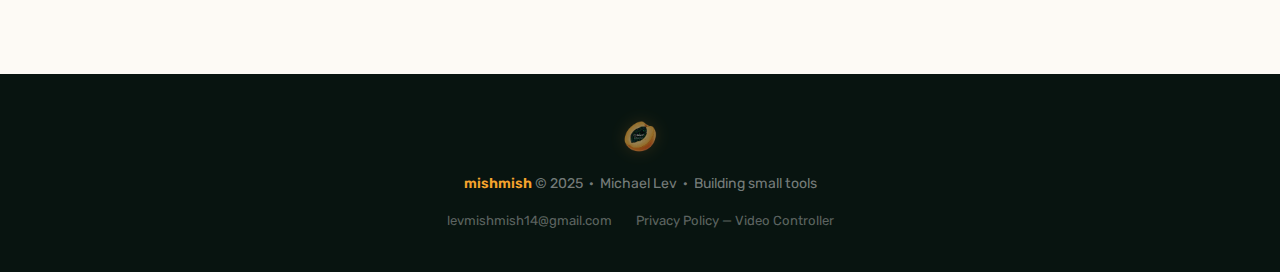
<file: privacy-policy-video-controller.html>
<!DOCTYPE html>
<html lang="en">
<head>
  <meta charset="UTF-8" />
  <meta name="viewport" content="width=device-width, initial-scale=1.0" />
  <title>Privacy Policy — Video Controller | mishmish</title>
  <meta name="description" content="Privacy policy for the Video Controller Chrome extension by mishmish." />
  <link rel="preconnect" href="https://fonts.googleapis.com" />
  <link rel="preconnect" href="https://fonts.gstatic.com" crossorigin />
  <link href="https://fonts.googleapis.com/css2?family=Rubik:wght@400;500;600;700;800&display=swap" rel="stylesheet" />
  <link rel="stylesheet" href="style.css" />
  <link rel="icon" href="logo-icon-nobg.png" type="image/png" />
  <link rel="apple-touch-icon" href="logo-icon-nobg.png" />
  <meta name="google-adsense-account" content="ca-pub-3119132036372710">
  <script async src="https://pagead2.googlesyndication.com/pagead/js/adsbygoogle.js?client=ca-pub-3119132036372710" crossorigin="anonymous"></script>
</head>
<body>

  <!-- Navbar -->
  <nav class="navbar" id="navbar">
    <a href="index.html" class="navbar-brand">
      <img src="logo-icon-nobg.png" alt="mishmish" />
      <span>mishmish</span>
    </a>
    <a href="index.html" style="color:rgba(255,255,255,0.7); font-size:0.9rem;">← בית</a>
  </nav>

  <!-- Policy Content -->
  <main class="policy-page">

    <a href="index.html" class="policy-back">← Back to mishmish.dev</a>

    <h1>Privacy Policy</h1>
    <p class="policy-meta">
      Extension: <strong>Video Controller</strong> &nbsp;·&nbsp;
      Developer: Michael Lev (mishmish) &nbsp;·&nbsp;
      Last updated: January 2025
    </p>

    <p>
      This Privacy Policy describes how the <strong>Video Controller</strong>
      Chrome extension ("the Extension") handles information.
      The Extension is developed by Michael Lev ("mishmish",
      <a href="mailto:levmishmish14@gmail.com">levmishmish14@gmail.com</a>).
    </p>

    <h2>1. Information We Collect</h2>
    <p>
      <strong>The Video Controller extension does not collect, store, or transmit
      any personal data or information about you or your browsing activity.</strong>
    </p>
    <p>The Extension may store the following data <strong>locally on your device only</strong>:</p>
    <ul>
      <li>Your playback speed preferences (e.g., 1.5×, 2×)</li>
      <li>Other video control settings you configure</li>
    </ul>
    <p>
      This data is stored using the browser's built-in
      <code>chrome.storage.local</code> API and remains exclusively on your device.
      It is never sent to any server or third party.
    </p>

    <h2>2. Permissions Used</h2>
    <p>The Extension requests the following browser permissions:</p>
    <ul>
      <li>
        <strong>Access to web page content</strong> — to detect and control
        video elements (like &lt;video&gt; tags) on pages you visit.
        The Extension only interacts with video elements and does not read
        any other content on the page.
      </li>
      <li>
        <strong>Storage</strong> — to save your preferences locally on your device.
      </li>
    </ul>

    <h2>3. Data Sharing</h2>
    <p>
      We do <strong>not</strong> share, sell, rent, or otherwise disclose
      any user data to third parties — because we do not collect any user data.
    </p>

    <h2>4. Third-Party Services</h2>
    <p>
      The Extension does not use any third-party analytics, tracking,
      advertising, or data collection services.
    </p>

    <h2>5. Children's Privacy</h2>
    <p>
      This Extension does not knowingly collect personal information from anyone,
      including children under the age of 13.
    </p>

    <h2>6. Changes to This Policy</h2>
    <p>
      If this privacy policy changes, the updated version will be published
      at this URL. Continued use of the Extension after changes constitutes
      acceptance of the updated policy.
    </p>

    <h2>7. Contact</h2>
    <p>
      Questions about this privacy policy? Contact:
      <a href="mailto:levmishmish14@gmail.com">levmishmish14@gmail.com</a>
    </p>

    <br />
    <a href="index.html" class="policy-back">← Back to mishmish.dev</a>

  </main>

  <!-- Footer -->
  <footer>
    <div class="footer-inner">
      <img
        class="footer-logo"
        src="logo-full-nobg.png"
        alt="mishmish"
      />
      <p>
        <span>mishmish</span> &copy; 2025 &nbsp;·&nbsp; Michael Lev &nbsp;·&nbsp; Building small tools
      </p>
      <div class="footer-links">
        <a href="privacy-policy-video-controller.html">Privacy Policy — Video Controller</a>
        <a href="mailto:levmishmish14@gmail.com">levmishmish14@gmail.com</a>
      </div>
    </div>
  </footer>

  <script src="script.js"></script>
</body>
</html>
</file>
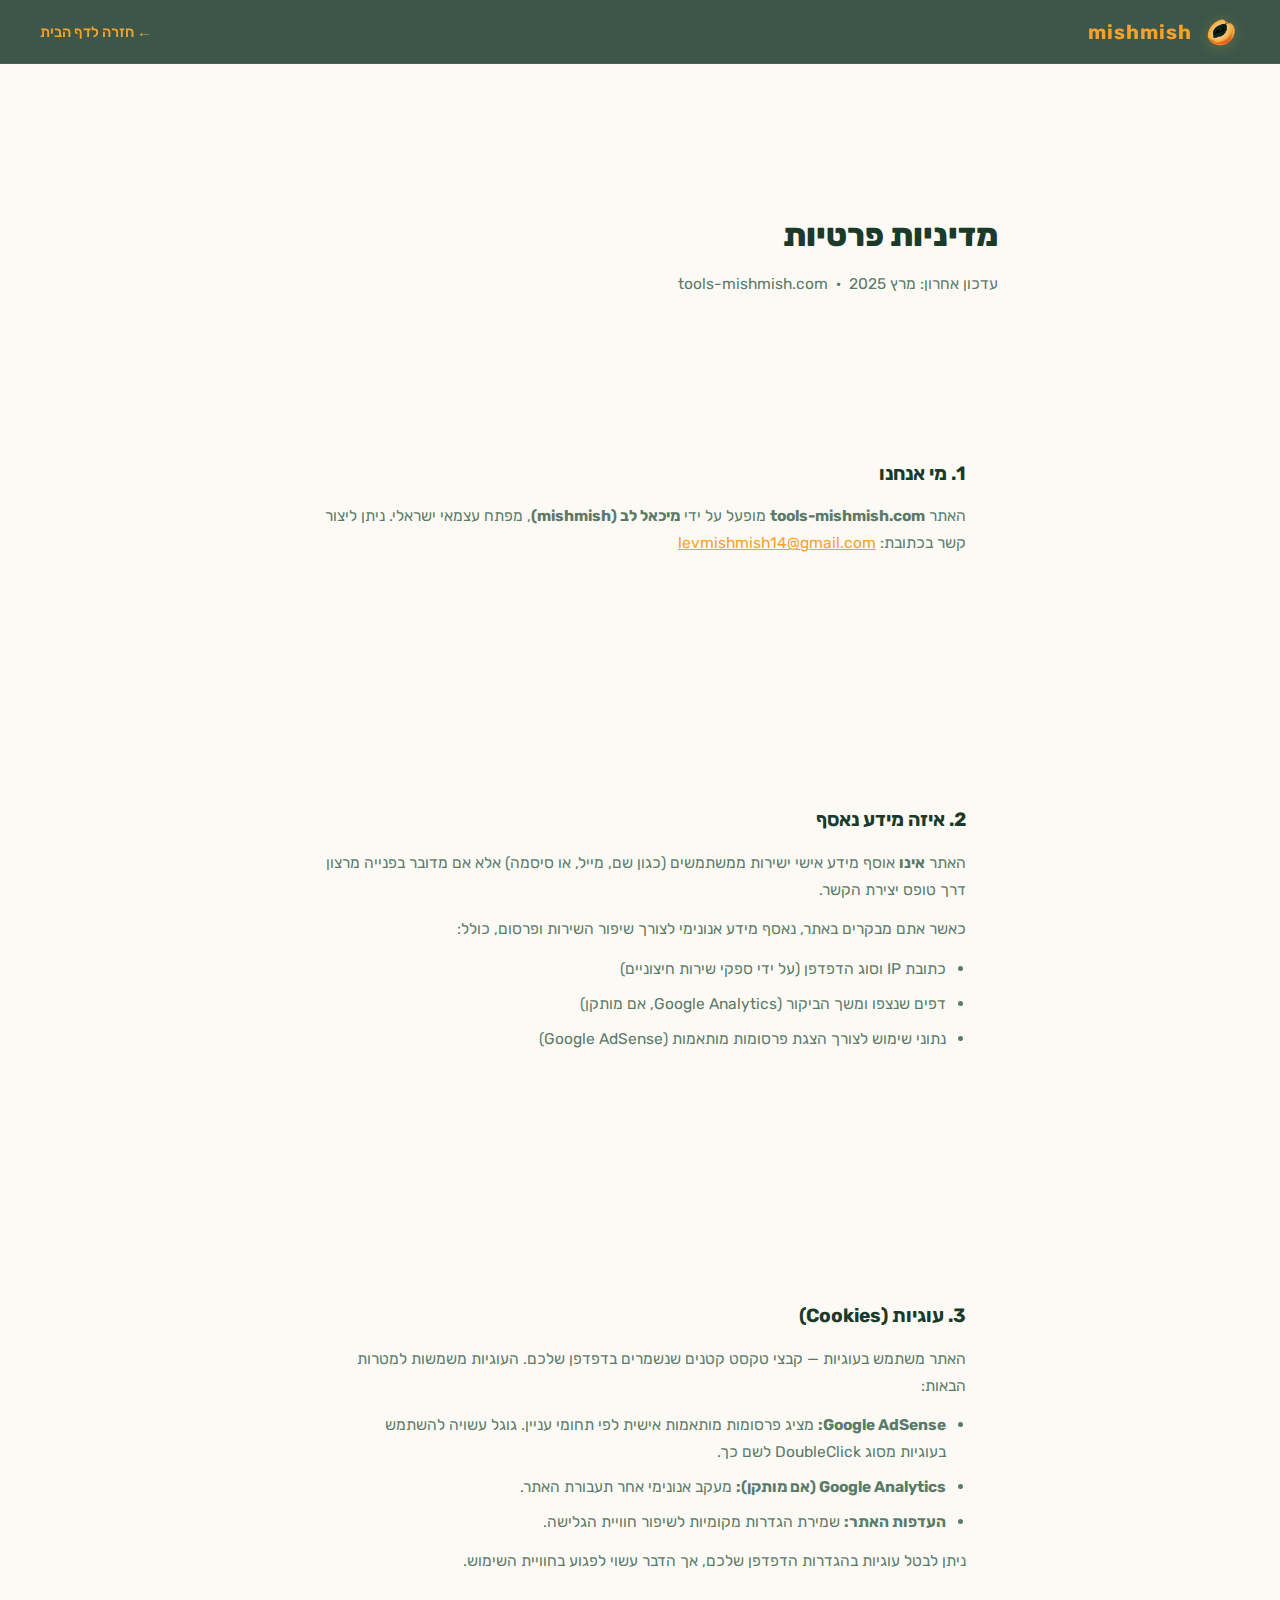
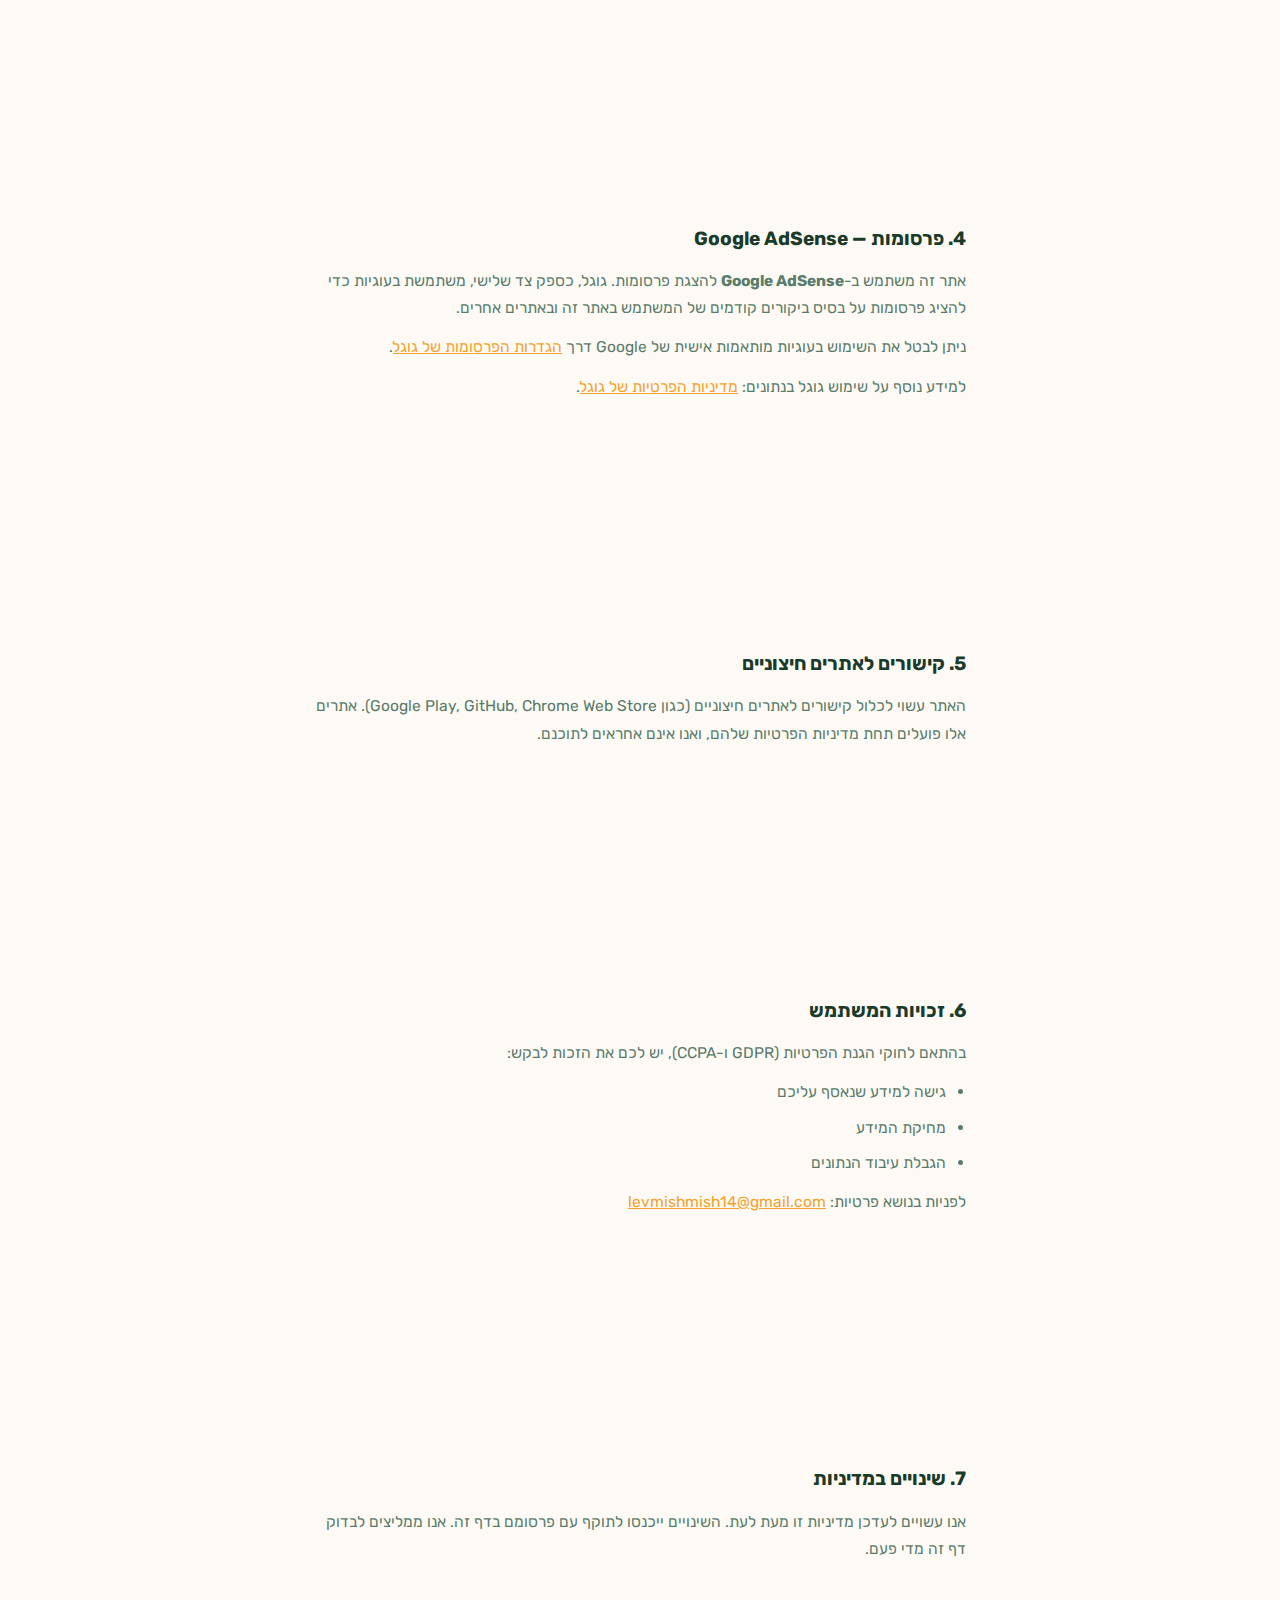
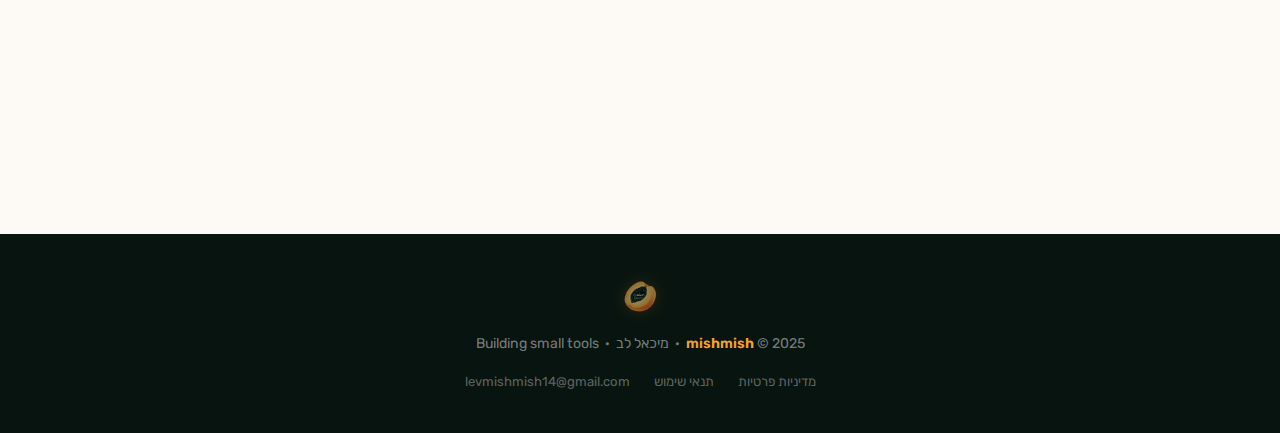
<file: privacy-policy.html>
<!DOCTYPE html>
<html lang="he" dir="rtl">
<head>
  <meta charset="UTF-8" />
  <meta name="viewport" content="width=device-width, initial-scale=1.0" />
  <title>מדיניות פרטיות | mishmish — tools-mishmish.com</title>
  <meta name="description" content="מדיניות הפרטיות של אתר mishmish (tools-mishmish.com) — מיכאל לב. מידע על שימוש בעוגיות, פרסומות Google AdSense ואיסוף נתונים." />
  <link rel="canonical" href="https://www.tools-mishmish.com/privacy-policy.html" />
  <link rel="preconnect" href="https://fonts.googleapis.com" />
  <link rel="preconnect" href="https://fonts.gstatic.com" crossorigin />
  <link href="https://fonts.googleapis.com/css2?family=Rubik:wght@400;500;600;700;800&display=swap" rel="stylesheet" />
  <link rel="stylesheet" href="style.css" />
  <link rel="icon" href="logo-icon-nobg.png" type="image/png" />
  <link rel="apple-touch-icon" href="logo-icon-nobg.png" />
  <meta name="google-adsense-account" content="ca-pub-3119132036372710">
  <script async src="https://pagead2.googlesyndication.com/pagead/js/adsbygoogle.js?client=ca-pub-3119132036372710" crossorigin="anonymous"></script>
</head>
<body>

  <!-- Navbar -->
  <nav class="navbar" id="navbar">
    <a href="index.html" class="navbar-brand">
      <img src="logo-icon-nobg.png" alt="mishmish לוגו" />
      <span>mishmish</span>
    </a>
    <ul class="navbar-links" id="navLinks">
      <li><a href="index.html" style="color:var(--orange);">← חזרה לדף הבית</a></li>
    </ul>
    <button class="hamburger" id="hamburger" aria-label="תפריט">
      <span></span><span></span><span></span>
    </button>
  </nav>

  <!-- Content -->
  <main class="policy-page">
    <div class="section-inner" style="max-width: 780px; padding-top: 6rem; padding-bottom: 4rem;">

      <h1 style="font-size: 2rem; margin-bottom: 0.5rem;">מדיניות פרטיות</h1>
      <p style="color: var(--text-light); margin-bottom: 2.5rem;">עדכון אחרון: מרץ 2025 &nbsp;·&nbsp; tools-mishmish.com</p>

      <section style="margin-bottom: 2rem;">
        <h2 style="font-size: 1.2rem; margin-bottom: 0.75rem;">1. מי אנחנו</h2>
        <p>האתר <strong>tools-mishmish.com</strong> מופעל על ידי <strong>מיכאל לב (mishmish)</strong>, מפתח עצמאי ישראלי. ניתן ליצור קשר בכתובת: <a href="mailto:levmishmish14@gmail.com" style="color:var(--orange);">levmishmish14@gmail.com</a></p>
      </section>

      <section style="margin-bottom: 2rem;">
        <h2 style="font-size: 1.2rem; margin-bottom: 0.75rem;">2. איזה מידע נאסף</h2>
        <p>האתר <strong>אינו</strong> אוסף מידע אישי ישירות ממשתמשים (כגון שם, מייל, או סיסמה) אלא אם מדובר בפנייה מרצון דרך טופס יצירת הקשר.</p>
        <p style="margin-top: 0.75rem;">כאשר אתם מבקרים באתר, נאסף מידע אנונימי לצורך שיפור השירות ופרסום, כולל:</p>
        <ul style="margin: 0.75rem 0 0 1.5rem; line-height: 2;">
          <li>כתובת IP וסוג הדפדפן (על ידי ספקי שירות חיצוניים)</li>
          <li>דפים שנצפו ומשך הביקור (Google Analytics, אם מותקן)</li>
          <li>נתוני שימוש לצורך הצגת פרסומות מותאמות (Google AdSense)</li>
        </ul>
      </section>

      <section style="margin-bottom: 2rem;">
        <h2 style="font-size: 1.2rem; margin-bottom: 0.75rem;">3. עוגיות (Cookies)</h2>
        <p>האתר משתמש בעוגיות — קבצי טקסט קטנים שנשמרים בדפדפן שלכם. העוגיות משמשות למטרות הבאות:</p>
        <ul style="margin: 0.75rem 0 0 1.5rem; line-height: 2;">
          <li><strong>Google AdSense:</strong> מציג פרסומות מותאמות אישית לפי תחומי עניין. גוגל עשויה להשתמש בעוגיות מסוג DoubleClick לשם כך.</li>
          <li><strong>Google Analytics (אם מותקן):</strong> מעקב אנונימי אחר תעבורת האתר.</li>
          <li><strong>העדפות האתר:</strong> שמירת הגדרות מקומיות לשיפור חוויית הגלישה.</li>
        </ul>
        <p style="margin-top: 0.75rem;">ניתן לבטל עוגיות בהגדרות הדפדפן שלכם, אך הדבר עשוי לפגוע בחוויית השימוש.</p>
      </section>

      <section style="margin-bottom: 2rem;">
        <h2 style="font-size: 1.2rem; margin-bottom: 0.75rem;">4. פרסומות — Google AdSense</h2>
        <p>אתר זה משתמש ב-<strong>Google AdSense</strong> להצגת פרסומות. גוגל, כספק צד שלישי, משתמשת בעוגיות כדי להציג פרסומות על בסיס ביקורים קודמים של המשתמש באתר זה ובאתרים אחרים.</p>
        <p style="margin-top: 0.75rem;">ניתן לבטל את השימוש בעוגיות מותאמות אישית של Google דרך <a href="https://www.google.com/settings/ads" target="_blank" rel="noopener" style="color:var(--orange);">הגדרות הפרסומות של גוגל</a>.</p>
        <p style="margin-top: 0.75rem;">למידע נוסף על שימוש גוגל בנתונים: <a href="https://policies.google.com/technologies/partner-sites" target="_blank" rel="noopener" style="color:var(--orange);">מדיניות הפרטיות של גוגל</a>.</p>
      </section>

      <section style="margin-bottom: 2rem;">
        <h2 style="font-size: 1.2rem; margin-bottom: 0.75rem;">5. קישורים לאתרים חיצוניים</h2>
        <p>האתר עשוי לכלול קישורים לאתרים חיצוניים (כגון Google Play, GitHub, Chrome Web Store). אתרים אלו פועלים תחת מדיניות הפרטיות שלהם, ואנו אינם אחראים לתוכנם.</p>
      </section>

      <section style="margin-bottom: 2rem;">
        <h2 style="font-size: 1.2rem; margin-bottom: 0.75rem;">6. זכויות המשתמש</h2>
        <p>בהתאם לחוקי הגנת הפרטיות (GDPR ו-CCPA), יש לכם את הזכות לבקש:</p>
        <ul style="margin: 0.75rem 0 0 1.5rem; line-height: 2;">
          <li>גישה למידע שנאסף עליכם</li>
          <li>מחיקת המידע</li>
          <li>הגבלת עיבוד הנתונים</li>
        </ul>
        <p style="margin-top: 0.75rem;">לפניות בנושא פרטיות: <a href="mailto:levmishmish14@gmail.com" style="color:var(--orange);">levmishmish14@gmail.com</a></p>
      </section>

      <section style="margin-bottom: 2rem;">
        <h2 style="font-size: 1.2rem; margin-bottom: 0.75rem;">7. שינויים במדיניות</h2>
        <p>אנו עשויים לעדכן מדיניות זו מעת לעת. השינויים ייכנסו לתוקף עם פרסומם בדף זה. אנו ממליצים לבדוק דף זה מדי פעם.</p>
      </section>

    </div>
  </main>

  <!-- Footer -->
  <footer>
    <div class="footer-inner">
      <img class="footer-logo" src="logo-full-nobg.png" alt="mishmish" />
      <p>
        <span>mishmish</span> &copy; 2025 &nbsp;·&nbsp; מיכאל לב &nbsp;·&nbsp; Building small tools
      </p>
      <div class="footer-links">
        <a href="privacy-policy.html">מדיניות פרטיות</a>
        <a href="terms.html">תנאי שימוש</a>
        <a href="mailto:levmishmish14@gmail.com">levmishmish14@gmail.com</a>
      </div>
    </div>
  </footer>

  <script src="script.js"></script>
</body>
</html>
</file>
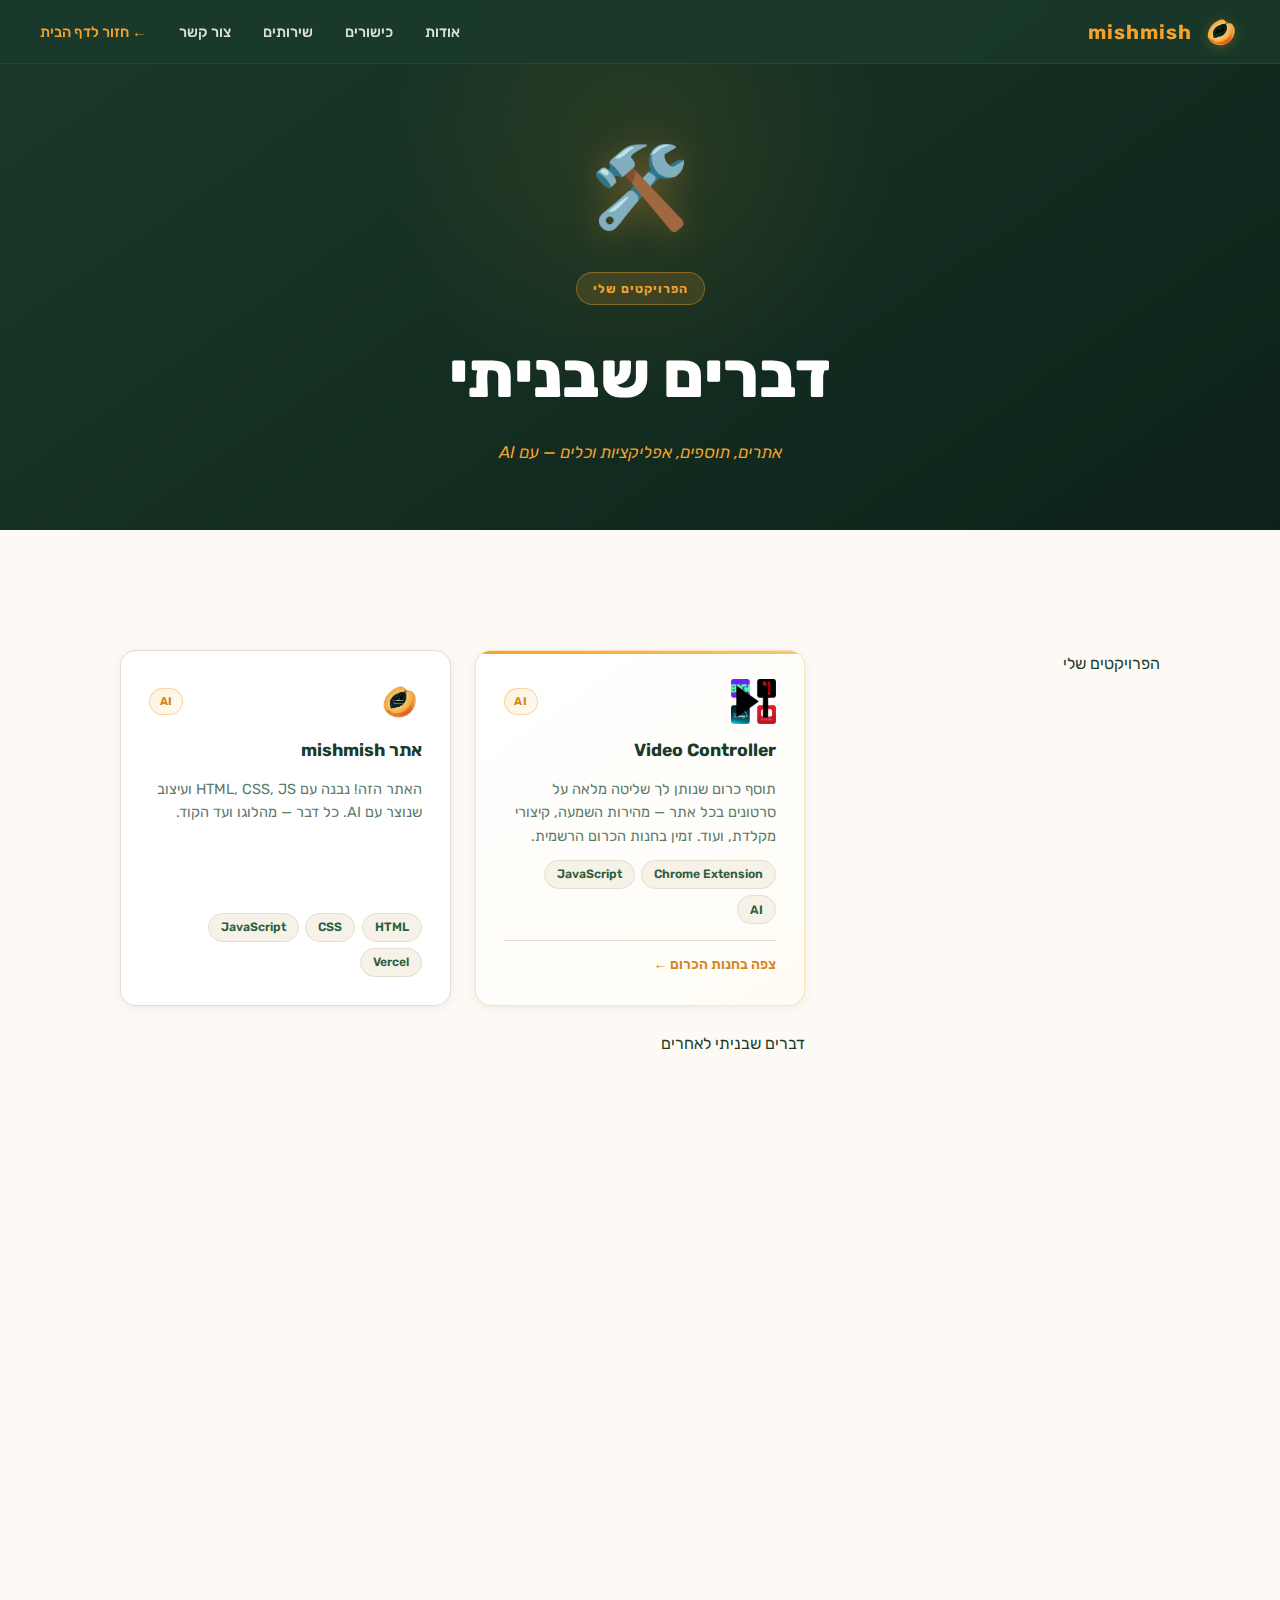
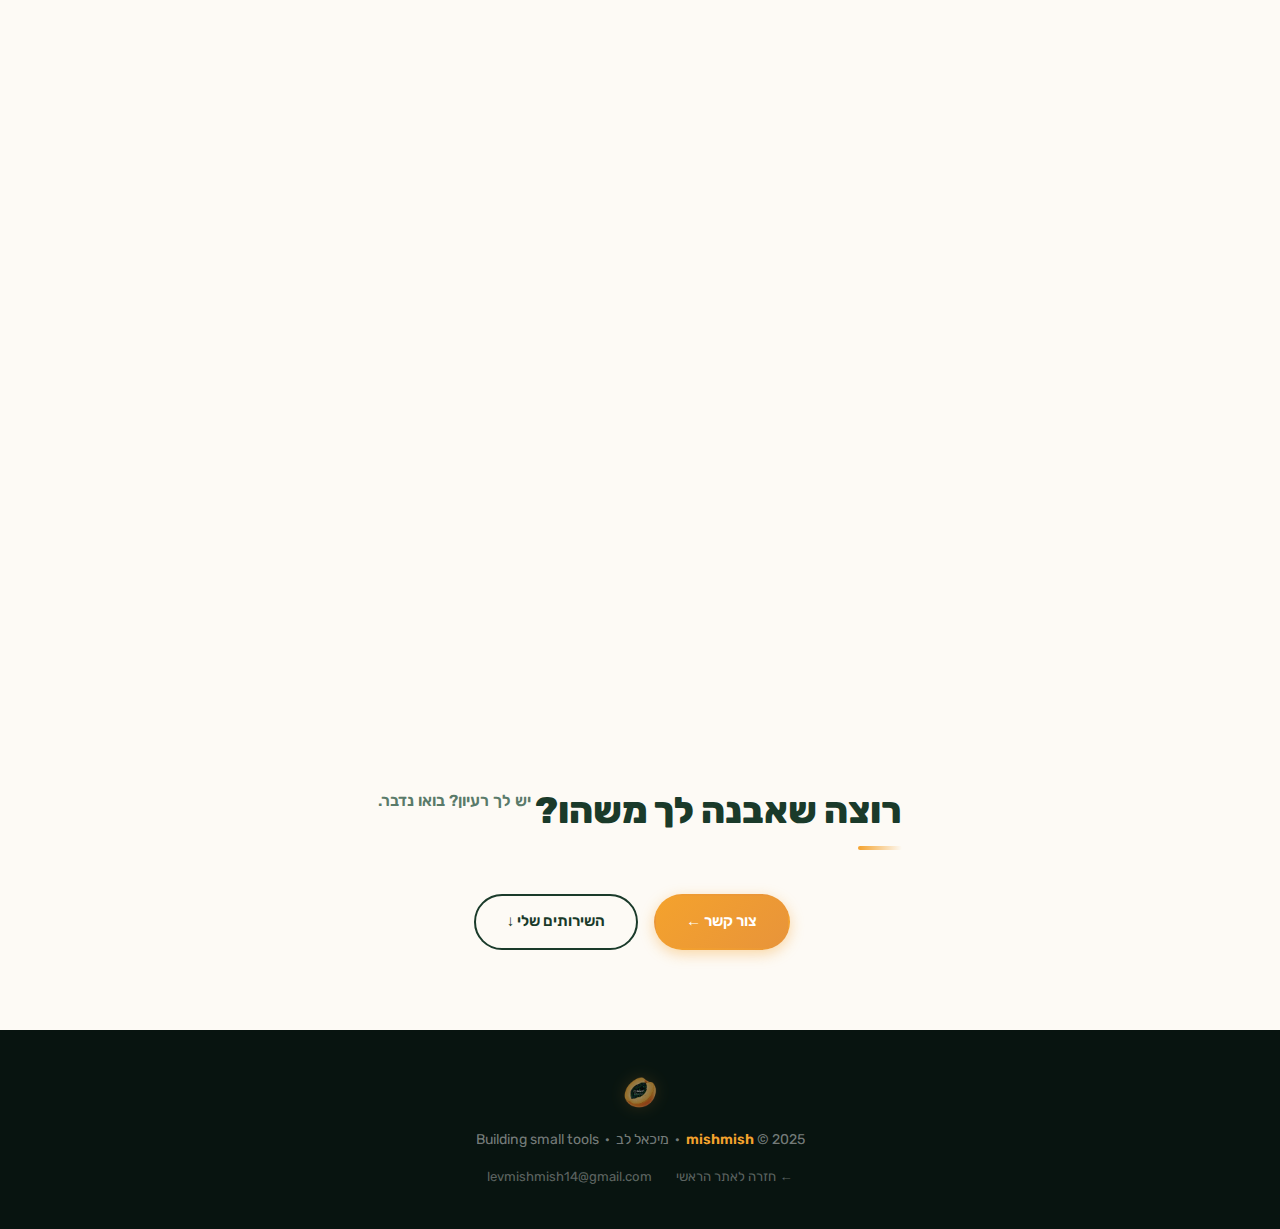
<file: projects.html>
<!DOCTYPE html>
<html lang="he" dir="rtl">
<head>
  <meta charset="UTF-8" />
  <meta name="viewport" content="width=device-width, initial-scale=1.0" />
  <title>פרויקטים | mishmish — מיכאל לב, אתרים, תוספי כרום ואפליקציות</title>
  <meta name="description" content="הפרויקטים של מיכאל לב (mishmish) — Video Controller לכרום, Memory Master לאנדרואיד, אתרים לעסקים וכלים שנבנו עם AI." />
  <meta name="keywords" content="mishmish projects, פרויקטים מישמיש, מיכאל לב פרויקטים, michael lev projects, video controller, memory master, mishmish, מישמיש, מיכאל לב, michael lev, תוסף כרום, chrome extension, אפליקציות אנדרואיד, android app, google play, בניית אתרים, כלי AI, tools-mishmish, מישמיש כלים, levmishmish" />
  <link rel="canonical" href="https://www.tools-mishmish.com/projects.html" />

  <!-- Open Graph -->
  <meta property="og:title" content="פרויקטים | mishmish — מיכאל לב" />
  <meta property="og:description" content="הפרויקטים של מיכאל לב (mishmish) — Video Controller, Memory Master, אתרים וכלים עם AI." />
  <meta property="og:image" content="https://www.tools-mishmish.com/logo-full.png" />
  <meta property="og:type" content="website" />
  <meta property="og:url" content="https://www.tools-mishmish.com/projects.html" />
  <meta property="og:locale" content="he_IL" />
  <meta property="og:site_name" content="mishmish" />

  <!-- Twitter Card -->
  <meta name="twitter:card" content="summary_large_image" />
  <meta name="twitter:title" content="פרויקטים | mishmish — מיכאל לב" />
  <meta name="twitter:description" content="הפרויקטים של מיכאל לב (mishmish) — Video Controller, Memory Master, אתרים וכלים עם AI." />
  <meta name="twitter:image" content="https://www.tools-mishmish.com/logo-full.png" />

  <!-- Schema.org -->
  <script type="application/ld+json">
  {
    "@context": "https://schema.org",
    "@type": "ItemList",
    "name": "פרויקטים של מיכאל לב — mishmish",
    "description": "אתרים, תוספי כרום ואפליקציות שנבנו על ידי מיכאל לב (mishmish)",
    "url": "https://www.tools-mishmish.com/projects.html",
    "author": {
      "@type": "Person",
      "name": "מיכאל לב",
      "alternateName": ["mishmish", "מישמיש", "Michael Lev"]
    },
    "itemListElement": [
      {
        "@type": "ListItem",
        "position": 1,
        "name": "Video Controller",
        "description": "תוסף כרום לשליטה על סרטונים — מהירות, קיצורי מקלדת ועוד",
        "url": "https://chromewebstore.google.com/detail/video-controller/pddiobhmolcdlagkfkjafobnkemakmog"
      },
      {
        "@type": "ListItem",
        "position": 2,
        "name": "Memory Master",
        "description": "משחק זיכרון אמוג'י לאנדרואיד",
        "url": "https://play.google.com/store/apps/details?id=com.levmish.emojimemory"
      }
    ]
  }
  </script>

  <link rel="preconnect" href="https://fonts.googleapis.com" />
  <link rel="preconnect" href="https://fonts.gstatic.com" crossorigin />
  <link href="https://fonts.googleapis.com/css2?family=Rubik:wght@400;500;600;700;800&display=swap" rel="stylesheet" />
  <link rel="stylesheet" href="style.css" />
  <link rel="icon" href="logo-icon-nobg.png" type="image/png" />
  <link rel="apple-touch-icon" href="logo-icon-nobg.png" />
  <script async src="https://pagead2.googlesyndication.com/pagead/js/adsbygoogle.js?client=ca-pub-3119132036372710" crossorigin="anonymous"></script>
</head>
<body>

  <!-- Navbar -->
  <nav class="navbar" id="navbar">
    <a href="index.html" class="navbar-brand">
      <img src="logo-icon-nobg.png" alt="mishmish לוגו" />
      <span>mishmish</span>
    </a>

    <ul class="navbar-links" id="navLinks">
      <li><a href="about.html">אודות</a></li>
      <li><a href="index.html#skills">כישורים</a></li>
      <li><a href="index.html#hire">שירותים</a></li>
      <li><a href="contact.html">צור קשר</a></li>
      <li><a href="index.html" style="color:var(--orange);">← חזור לדף הבית</a></li>
    </ul>

    <button class="hamburger" id="hamburger" aria-label="תפריט">
      <span></span><span></span><span></span>
    </button>
  </nav>

  <!-- Hero -->
  <section class="beta-hero" style="min-height: 35vh; padding: 120px 1rem 3rem;">
    <div class="beta-hero-glow"></div>
    <div class="beta-hero-inner">
      <div class="beta-game-icon">🛠️</div>
      <div class="beta-label">הפרויקטים שלי</div>
      <h1>דברים שבניתי</h1>
      <p class="beta-tagline">אתרים, תוספים, אפליקציות וכלים — עם AI</p>
    </div>
  </section>

  <!-- פרויקטים -->
  <section>
    <div class="section-inner">
      <div class="projects-grid">

        <div class="projects-section-label"><span>הפרויקטים שלי</span></div>

        <!-- Video Controller -->
        <div class="project-card featured">
          <div class="project-card-top">
            <img src="Video Controller.png" alt="Video Controller Icon" class="project-icon-img" style="width: 45px; height: 45px; object-fit: contain;">
            <span class="project-ai-badge">AI</span>
          </div>
          <div class="project-name">Video Controller</div>
          <div class="project-desc">
            תוסף כרום שנותן לך שליטה מלאה על סרטונים בכל אתר —
            מהירות השמעה, קיצורי מקלדת, ועוד.
            זמין בחנות הכרום הרשמית.
          </div>
          <div class="project-tags">
            <span class="tag">Chrome Extension</span>
            <span class="tag">JavaScript</span>
            <span class="tag">AI</span>
          </div>
          <div class="project-footer">
            <a
              href="https://chromewebstore.google.com/detail/video-controller/pddiobhmolcdlagkfkjafobnkemakmog?authuser=0&hl=iw"
              target="_blank"
              class="project-link"
            >צפה בחנות הכרום ←</a>
          </div>
        </div>

        <!-- אתר mishmish -->
        <div class="project-card">
          <div class="project-card-top">
            <img src="logo-full-nobg.png" alt="mishmish Logo" class="project-icon-img" style="width: 45px; height: 45px; object-fit: contain;">
            <span class="project-ai-badge">AI</span>
          </div>
          <div class="project-name">אתר mishmish</div>
          <div class="project-desc">
            האתר הזה! נבנה עם HTML, CSS, JS ועיצוב שנוצר
            עם AI. כל דבר — מהלוגו ועד הקוד.
          </div>
          <div class="project-tags">
            <span class="tag">HTML</span>
            <span class="tag">CSS</span>
            <span class="tag">JavaScript</span>
            <span class="tag">Vercel</span>
          </div>
        </div>

        <!-- Memory Master -->
        <div class="project-card featured">
          <div class="project-card-top">
            <img src="memory master.png" alt="Memory Master Icon" class="project-icon-img" style="width: 45px; height: 45px; object-fit: contain;">
            <span class="project-ai-badge">AI</span>
          </div>
          <div class="project-name">Memory Master</div>
          <div class="project-desc">
            משחק זיכרון אמוג'י ל-Android — מצא זוגות, אתגר את עצמך.
            נבנה לחלוטין עם AI ופורסם ב-Google Play.
          </div>
          <div class="project-tags">
            <span class="tag">Expo</span>
            <span class="tag">Google Play</span>
            <span class="tag">AI</span>
          </div>
          <div class="project-footer">
            <a
              href="https://play.google.com/store/apps/details?id=com.levmish.emojimemory"
              target="_blank"
              class="project-link"
            >Google Play ←</a>
            <a href="https://memory-master.tools-mishmish.com" target="_blank" class="project-link">האתר ←</a>
            <a href="memory-master.html" class="project-link">פרטים נוספים ←</a>
          </div>
        </div>

        <div class="projects-section-label divider"><span>דברים שבניתי לאחרים</span></div>

        <!-- Meitar Registration -->
        <div class="project-card featured">
          <div class="project-card-top">
            <img src="meitar-logo.png" alt="מיתר לוגו" class="project-icon-img" style="width: 45px; height: 45px; object-fit: contain;">
            <span class="project-ai-badge">לאחרים</span>
          </div>
          <div class="project-name">אתר רישום — מיתר</div>
          <div class="project-desc">
            דף נחיתה מרשים לבית ספר אלטרנטיבי — עם עיצוב מקצועי,
            מעקב Meta Pixel להמרות, טופס פניות ומצגת אינטראקטיבית.
            הדף ממיר מבקרים לפניות אמיתיות.
          </div>
          <div class="project-tags">
            <span class="tag">HTML / CSS</span>
            <span class="tag">JavaScript</span>
            <span class="tag">Meta Pixel</span>
            <span class="tag">Google Forms</span>
            <span class="tag">Vercel</span>
            <span class="tag">AI</span>
          </div>
          <div class="project-footer">
            <a href="https://meitar-registration.vercel.app/" target="_blank" class="project-link">
              צפה באתר ←
            </a>
          </div>
        </div>

        <!-- תן לי יד - אפליקציה -->
        <div class="project-card featured">
          <div class="project-card-top">
            <img src="ten-li-yad-logo.png" alt="תן לי יד לוגו" class="project-icon-img" style="width: 45px; height: 45px; object-fit: contain;">
            <span class="project-ai-badge">לאחרים</span>
          </div>
          <div class="project-name">תן לי יד — אפליקציה</div>
          <div class="project-desc">
            אפליקציית Android וios לחברי צוות של ארגון "תן לי יד" —
            דיווח פעילויות, צפייה בהיסטוריה, ניהול פרופיל ומסכי אדמין.
            התחברות עם גוגל או אימייל.
          </div>
          <div class="project-tags">
            <span class="tag">React Native</span>
            <span class="tag">Expo</span>
            <span class="tag">Supabase</span>
            <span class="tag">Android</span>
            <span class="tag">iOS</span>
            <span class="tag">AI</span>
          </div>
          <div class="project-footer">
            <a href="https://ten-li-yad-management.tools-mishmish.com/download" target="_blank" class="project-link">
            <span style="font-size:0.75rem; color:var(--text-xlight);">מיועד לצוות תן לי יד בלבד</span>
          </div>
        </div>

        <!-- תן לי יד - אתר ניהול -->
        <div class="project-card featured">
          <div class="project-card-top">
            <img src="ten-li-yad-logo.png" alt="תן לי יד לוגו" class="project-icon-img" style="width: 45px; height: 45px; object-fit: contain;">
            <span class="project-ai-badge">לאחרים</span>
          </div>
          <div class="project-name">תן לי יד — אתר ניהול</div>
          <div class="project-desc">
            מערכת ניהול ווב למנהל הארגון — דשבורד מלא, דוח שכר חודשי,
            חיובי לקוחות, ניהול מסגרות וצוות. כל מדריך מקבל קישור אישי לדיווח.
          </div>
          <div class="project-tags">
            <span class="tag">Next.js</span>
            <span class="tag">Supabase</span>
            <span class="tag">Vercel</span>
            <span class="tag">AI</span>
          </div>
          <div class="project-footer">
            <a href="https://ten-li-yad-management.tools-mishmish.com/" target="_blank" class="project-link">
            <span style="font-size:0.75rem; color:var(--text-xlight);">מיועד לצוות תן לי יד בלבד</span>
          </div>
        </div>

      </div>
    </div>
  </section>

  <!-- CTA -->
  <section style="padding: 3rem 1rem 5rem;">
    <div class="section-inner" style="text-align: center;">
      <h2 class="section-title">רוצה שאבנה לך משהו?</h2>
      <p class="section-desc">יש לך רעיון? בואו נדבר.</p>
      <div style="display:flex; gap:1rem; justify-content:center; flex-wrap:wrap; margin-top:2rem;">
        <a href="contact.html" class="btn btn-primary">צור קשר ←</a>
        <a href="index.html#hire" class="btn btn-outline">השירותים שלי ↓</a>
      </div>
    </div>
  </section>

  <!-- Footer -->
  <footer>
    <div class="footer-inner">
      <img class="footer-logo" src="logo-full-nobg.png" alt="mishmish" />
      <p>
        <span>mishmish</span> &copy; 2025 &nbsp;·&nbsp; מיכאל לב &nbsp;·&nbsp; Building small tools
      </p>
      <div class="footer-links">
        <a href="index.html">← חזרה לאתר הראשי</a>
        <a href="mailto:levmishmish14@gmail.com">levmishmish14@gmail.com</a>
      </div>
    </div>
  </footer>

  <script src="script.js"></script>
</body>
</html>
</file>
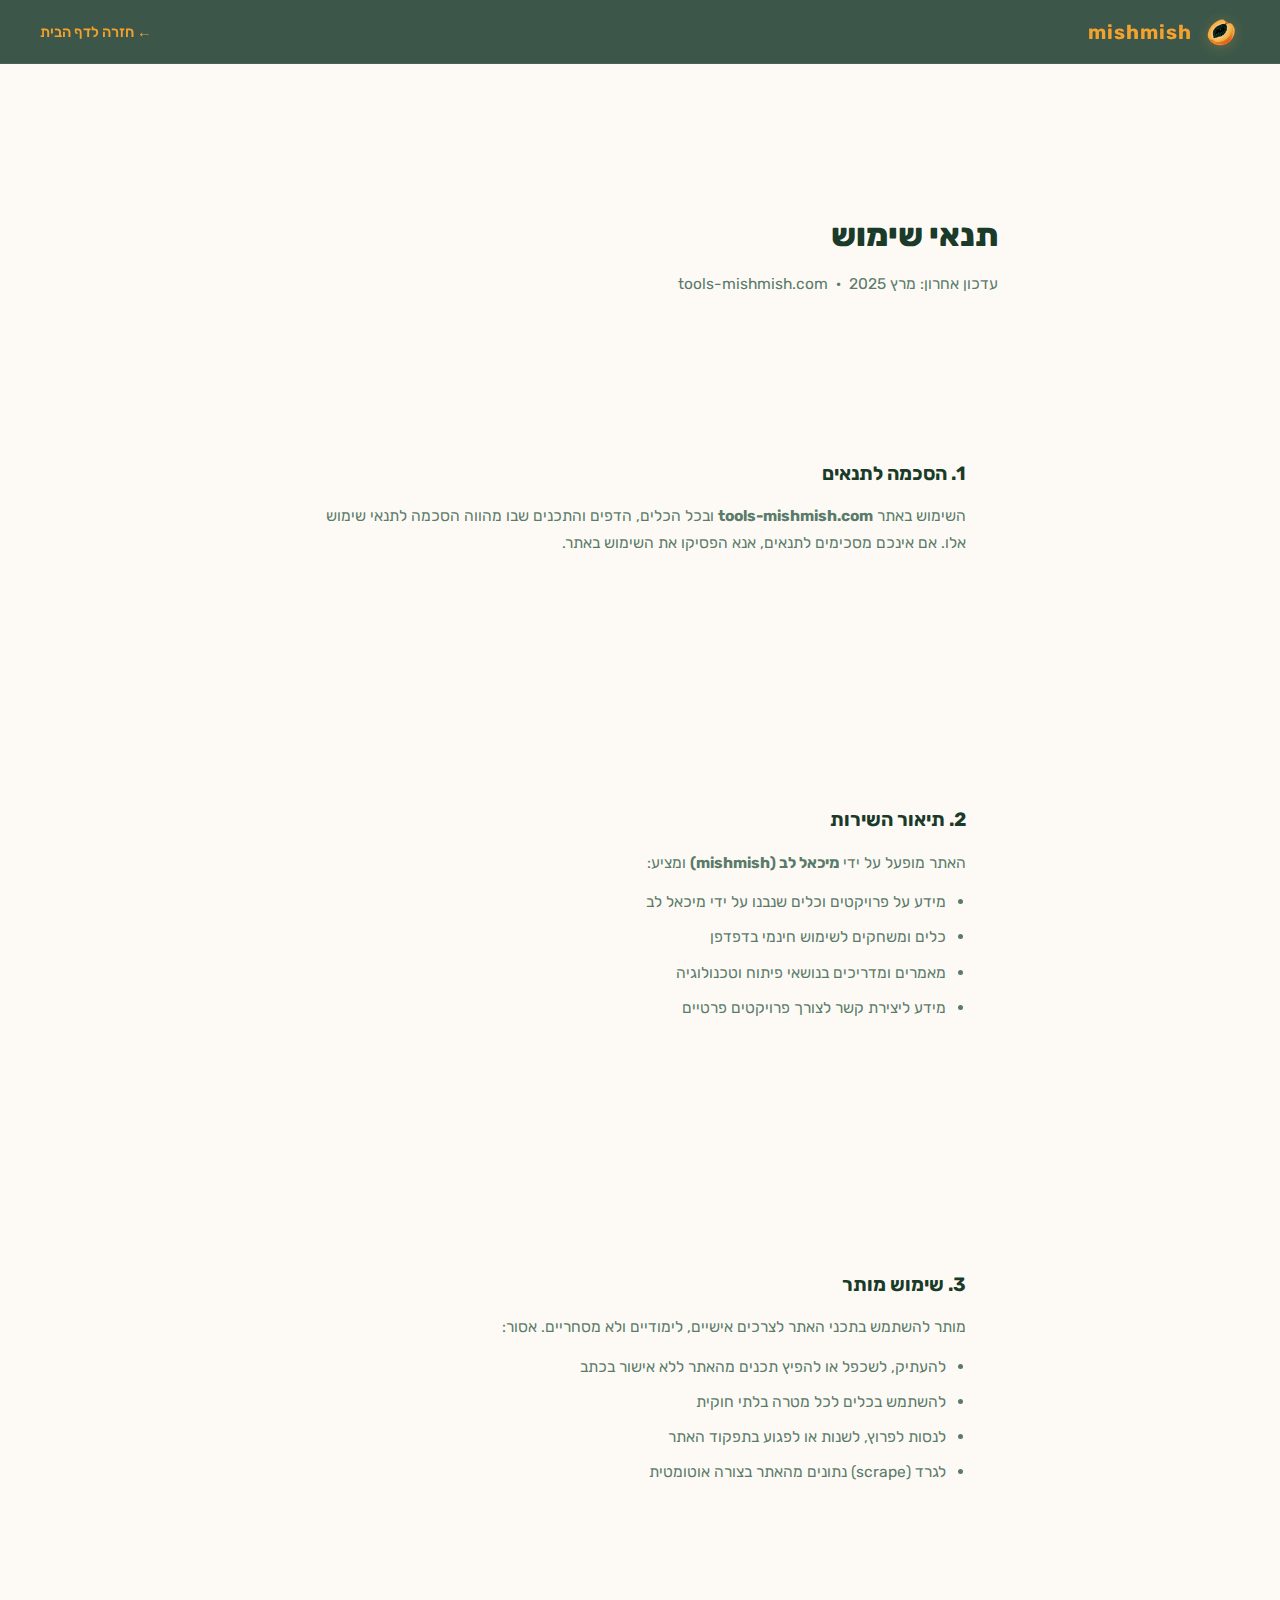
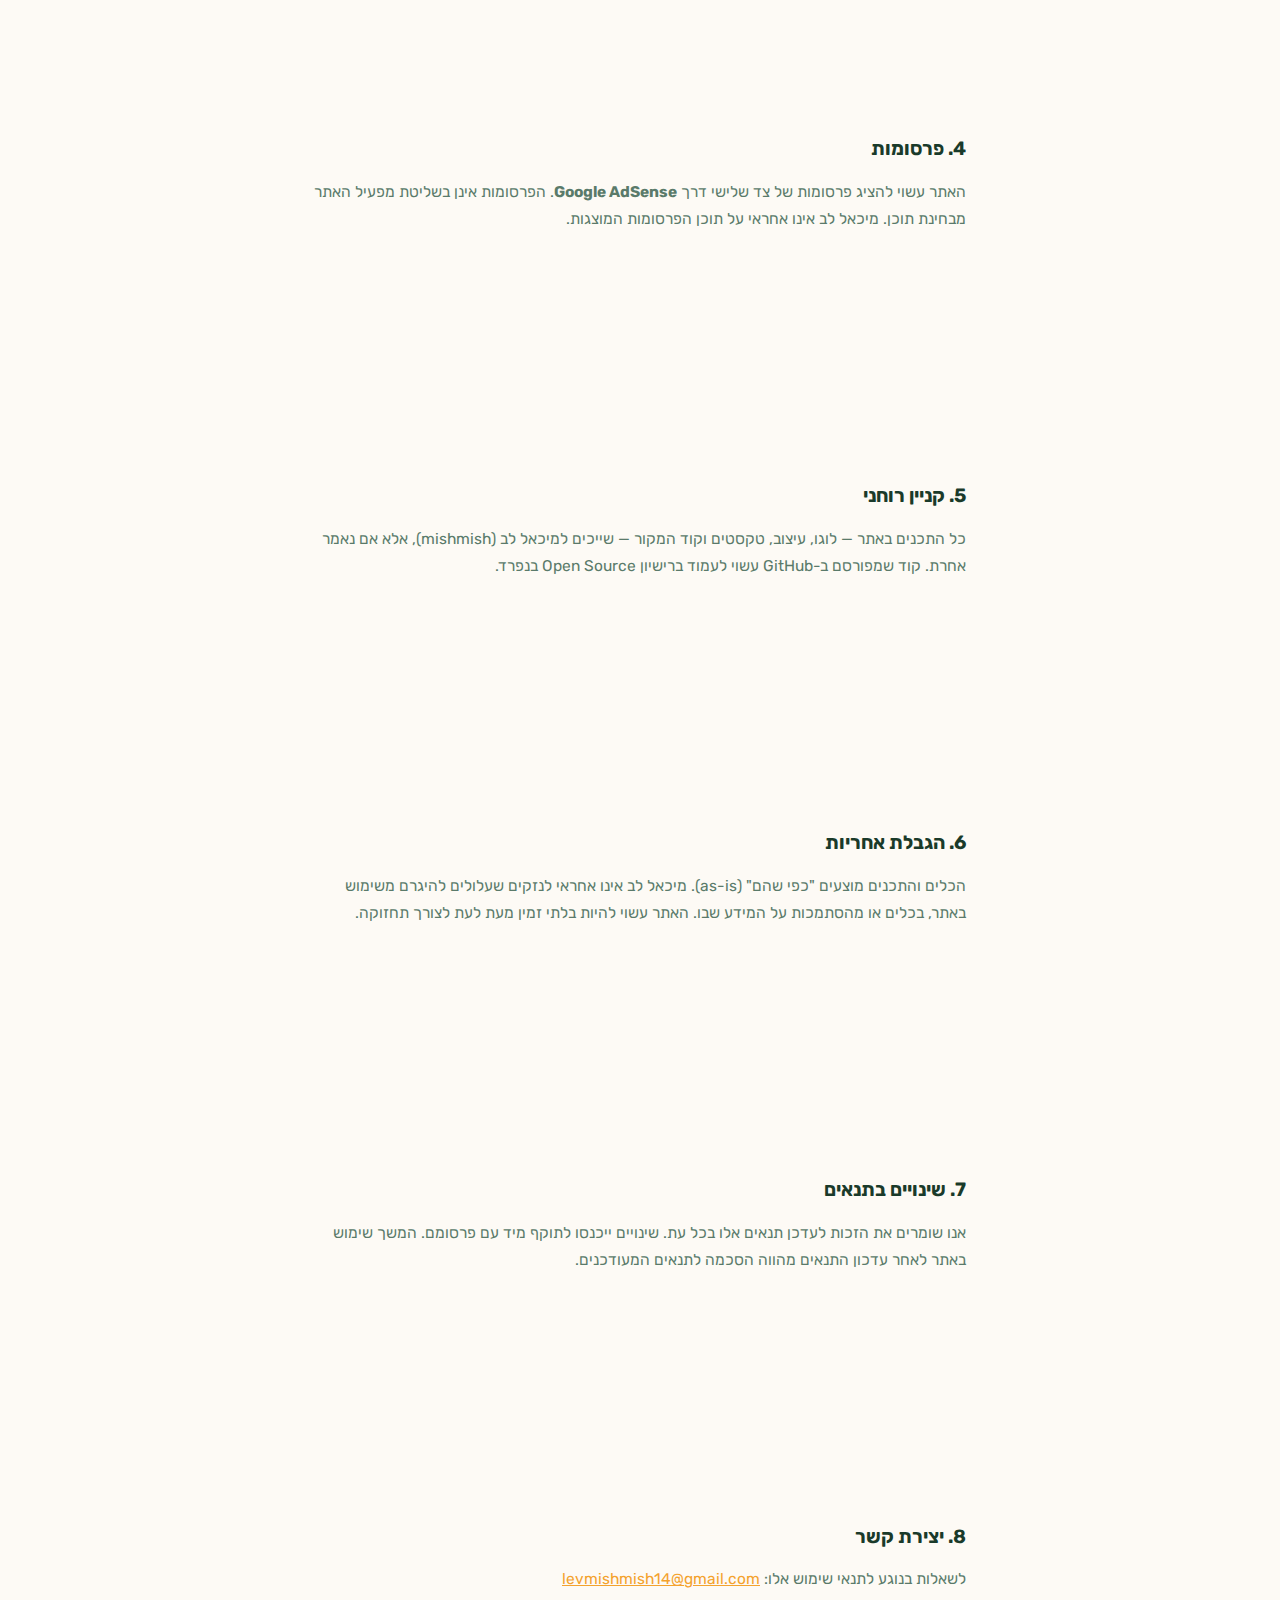
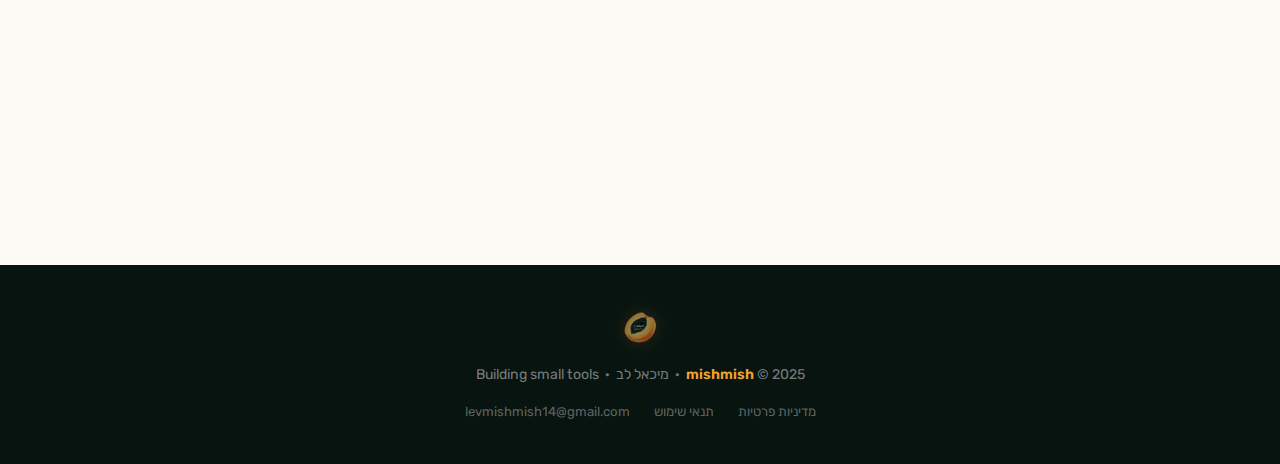
<file: terms.html>
<!DOCTYPE html>
<html lang="he" dir="rtl">
<head>
  <meta charset="UTF-8" />
  <meta name="viewport" content="width=device-width, initial-scale=1.0" />
  <title>תנאי שימוש | mishmish — tools-mishmish.com</title>
  <meta name="description" content="תנאי השימוש של אתר mishmish (tools-mishmish.com) — מיכאל לב. תנאים לשימוש בכלים, בתוכן ובפרויקטים שבאתר." />
  <link rel="canonical" href="https://www.tools-mishmish.com/terms.html" />
  <link rel="preconnect" href="https://fonts.googleapis.com" />
  <link rel="preconnect" href="https://fonts.gstatic.com" crossorigin />
  <link href="https://fonts.googleapis.com/css2?family=Rubik:wght@400;500;600;700;800&display=swap" rel="stylesheet" />
  <link rel="stylesheet" href="style.css" />
  <link rel="icon" href="logo-icon-nobg.png" type="image/png" />
  <link rel="apple-touch-icon" href="logo-icon-nobg.png" />
  <meta name="google-adsense-account" content="ca-pub-3119132036372710">
  <script async src="https://pagead2.googlesyndication.com/pagead/js/adsbygoogle.js?client=ca-pub-3119132036372710" crossorigin="anonymous"></script>
</head>
<body>

  <!-- Navbar -->
  <nav class="navbar" id="navbar">
    <a href="index.html" class="navbar-brand">
      <img src="logo-icon-nobg.png" alt="mishmish לוגו" />
      <span>mishmish</span>
    </a>
    <ul class="navbar-links" id="navLinks">
      <li><a href="index.html" style="color:var(--orange);">← חזרה לדף הבית</a></li>
    </ul>
    <button class="hamburger" id="hamburger" aria-label="תפריט">
      <span></span><span></span><span></span>
    </button>
  </nav>

  <!-- Content -->
  <main class="policy-page">
    <div class="section-inner" style="max-width: 780px; padding-top: 6rem; padding-bottom: 4rem;">

      <h1 style="font-size: 2rem; margin-bottom: 0.5rem;">תנאי שימוש</h1>
      <p style="color: var(--text-light); margin-bottom: 2.5rem;">עדכון אחרון: מרץ 2025 &nbsp;·&nbsp; tools-mishmish.com</p>

      <section style="margin-bottom: 2rem;">
        <h2 style="font-size: 1.2rem; margin-bottom: 0.75rem;">1. הסכמה לתנאים</h2>
        <p>השימוש באתר <strong>tools-mishmish.com</strong> ובכל הכלים, הדפים והתכנים שבו מהווה הסכמה לתנאי שימוש אלו. אם אינכם מסכימים לתנאים, אנא הפסיקו את השימוש באתר.</p>
      </section>

      <section style="margin-bottom: 2rem;">
        <h2 style="font-size: 1.2rem; margin-bottom: 0.75rem;">2. תיאור השירות</h2>
        <p>האתר מופעל על ידי <strong>מיכאל לב (mishmish)</strong> ומציע:</p>
        <ul style="margin: 0.75rem 0 0 1.5rem; line-height: 2;">
          <li>מידע על פרויקטים וכלים שנבנו על ידי מיכאל לב</li>
          <li>כלים ומשחקים לשימוש חינמי בדפדפן</li>
          <li>מאמרים ומדריכים בנושאי פיתוח וטכנולוגיה</li>
          <li>מידע ליצירת קשר לצורך פרויקטים פרטיים</li>
        </ul>
      </section>

      <section style="margin-bottom: 2rem;">
        <h2 style="font-size: 1.2rem; margin-bottom: 0.75rem;">3. שימוש מותר</h2>
        <p>מותר להשתמש בתכני האתר לצרכים אישיים, לימודיים ולא מסחריים. אסור:</p>
        <ul style="margin: 0.75rem 0 0 1.5rem; line-height: 2;">
          <li>להעתיק, לשכפל או להפיץ תכנים מהאתר ללא אישור בכתב</li>
          <li>להשתמש בכלים לכל מטרה בלתי חוקית</li>
          <li>לנסות לפרוץ, לשנות או לפגוע בתפקוד האתר</li>
          <li>לגרד (scrape) נתונים מהאתר בצורה אוטומטית</li>
        </ul>
      </section>

      <section style="margin-bottom: 2rem;">
        <h2 style="font-size: 1.2rem; margin-bottom: 0.75rem;">4. פרסומות</h2>
        <p>האתר עשוי להציג פרסומות של צד שלישי דרך <strong>Google AdSense</strong>. הפרסומות אינן בשליטת מפעיל האתר מבחינת תוכן. מיכאל לב אינו אחראי על תוכן הפרסומות המוצגות.</p>
      </section>

      <section style="margin-bottom: 2rem;">
        <h2 style="font-size: 1.2rem; margin-bottom: 0.75rem;">5. קניין רוחני</h2>
        <p>כל התכנים באתר — לוגו, עיצוב, טקסטים וקוד המקור — שייכים למיכאל לב (mishmish), אלא אם נאמר אחרת. קוד שמפורסם ב-GitHub עשוי לעמוד ברישיון Open Source בנפרד.</p>
      </section>

      <section style="margin-bottom: 2rem;">
        <h2 style="font-size: 1.2rem; margin-bottom: 0.75rem;">6. הגבלת אחריות</h2>
        <p>הכלים והתכנים מוצעים "כפי שהם" (as-is). מיכאל לב אינו אחראי לנזקים שעלולים להיגרם משימוש באתר, בכלים או מהסתמכות על המידע שבו. האתר עשוי להיות בלתי זמין מעת לעת לצורך תחזוקה.</p>
      </section>

      <section style="margin-bottom: 2rem;">
        <h2 style="font-size: 1.2rem; margin-bottom: 0.75rem;">7. שינויים בתנאים</h2>
        <p>אנו שומרים את הזכות לעדכן תנאים אלו בכל עת. שינויים ייכנסו לתוקף מיד עם פרסומם. המשך שימוש באתר לאחר עדכון התנאים מהווה הסכמה לתנאים המעודכנים.</p>
      </section>

      <section style="margin-bottom: 2rem;">
        <h2 style="font-size: 1.2rem; margin-bottom: 0.75rem;">8. יצירת קשר</h2>
        <p>לשאלות בנוגע לתנאי שימוש אלו: <a href="mailto:levmishmish14@gmail.com" style="color:var(--orange);">levmishmish14@gmail.com</a></p>
      </section>

    </div>
  </main>

  <!-- Footer -->
  <footer>
    <div class="footer-inner">
      <img class="footer-logo" src="logo-full-nobg.png" alt="mishmish" />
      <p>
        <span>mishmish</span> &copy; 2025 &nbsp;·&nbsp; מיכאל לב &nbsp;·&nbsp; Building small tools
      </p>
      <div class="footer-links">
        <a href="privacy-policy.html">מדיניות פרטיות</a>
        <a href="terms.html">תנאי שימוש</a>
        <a href="mailto:levmishmish14@gmail.com">levmishmish14@gmail.com</a>
      </div>
    </div>
  </footer>

  <script src="script.js"></script>
</body>
</html>
</file>
<file: style.css>
/* ===== משתני צבע - mishmish ===== */
:root {
  --orange:       #F4A22D;
  --orange-dark:  #D4851A;
  --orange-glow:  rgba(244, 162, 45, 0.25);
  --green-dark:   #1A3A2A;
  --green-mid:    #2E5E3E;
  --green-light:  #3d7a52;
  --bg:           #FDFAF5;
  --bg-card:      #F7F2E8;
  --bg-card2:     #fff;
  --text:         #1A3A2A;
  --text-light:   #5a7a6a;
  --text-xlight:  #8aaa9a;
  --border:       #e4ddd0;
  --shadow-sm:    0 2px 8px rgba(26,58,42,0.08);
  --shadow-md:    0 6px 24px rgba(26,58,42,0.12);
  --shadow-lg:    0 16px 48px rgba(26,58,42,0.16);
}

/* ===== Reset ===== */
*, *::before, *::after { box-sizing: border-box; margin: 0; padding: 0; }
html { scroll-behavior: smooth; }

body {
  font-family: 'Rubik', 'Segoe UI', 'Arial', sans-serif;
  background: var(--bg);
  color: var(--text);
  direction: rtl;
  line-height: 1.7;
  font-size: 16px;
  overflow-x: hidden;
}

a { color: inherit; text-decoration: none; }
img { max-width: 100%; display: block; }

/* ===== Navbar — glassmorphism ===== */
.navbar {
  position: fixed;
  top: 0;
  width: 100%;
  z-index: 1000;
  padding: 0 2.5rem;
  display: flex;
  align-items: center;
  justify-content: space-between;
  height: 64px;
  background: rgba(26, 58, 42, 0.85);
  backdrop-filter: blur(14px);
  -webkit-backdrop-filter: blur(14px);
  border-bottom: 1px solid rgba(255,255,255,0.07);
  transition: background 0.3s;
}

.navbar.scrolled {
  background: rgba(26, 58, 42, 0.97);
  box-shadow: var(--shadow-md);
}

.navbar-brand {
  display: flex;
  align-items: center;
  gap: 0.6rem;
}
.navbar-brand img {
  height: 38px;
  width: 38px;
  object-fit: contain;
  filter: drop-shadow(0 2px 6px var(--orange-glow));
}
.navbar-brand span {
  color: var(--orange);
  font-size: 1.25rem;
  font-weight: 700;
  letter-spacing: 1px;
}

.navbar-links {
  display: flex;
  gap: 2rem;
  list-style: none;
}
.navbar-links a {
  color: rgba(255,255,255,0.85);
  font-size: 0.92rem;
  font-weight: 500;
  transition: color 0.2s;
  position: relative;
  padding-bottom: 2px;
}
.navbar-links a::after {
  content: '';
  position: absolute;
  bottom: -3px;
  right: 0;
  width: 0;
  height: 2px;
  background: var(--orange);
  border-radius: 1px;
  transition: width 0.25s;
}
.navbar-links a:hover { color: var(--orange); }
.navbar-links a:hover::after { width: 100%; }

/* המבורגר */
.hamburger {
  display: none;
  flex-direction: column;
  gap: 5px;
  cursor: pointer;
  background: rgba(26, 58, 42, 0.6);
  border: none;
  border-radius: 6px;
  padding: 6px 8px;
}
.hamburger span {
  display: block;
  width: 24px;
  height: 2.5px;
  background: var(--orange);
  border-radius: 2px;
  transition: all 0.3s;
}
.hamburger.active span:nth-child(1) { transform: translateY(7.5px) rotate(45deg); }
.hamburger.active span:nth-child(2) { opacity: 0; }
.hamburger.active span:nth-child(3) { transform: translateY(-7.5px) rotate(-45deg); }

/* ===== Hero ===== */
.hero {
  min-height: 100vh;
  display: flex;
  flex-direction: column;
  align-items: center;
  justify-content: center;
  text-align: center;
  padding: 7rem 2rem 5rem;
  background:
    radial-gradient(ellipse 70% 50% at 50% 30%, rgba(244,162,45,0.10) 0%, transparent 70%),
    linear-gradient(160deg, #FDFAF5 0%, #f3ecd8 100%);
  position: relative;
  overflow: hidden;
}

/* Dot grid background */
.hero-dots {
  position: absolute;
  inset: 0;
  background-image: radial-gradient(var(--border) 1.2px, transparent 1.2px);
  background-size: 28px 28px;
  opacity: 0.6;
  pointer-events: none;
}

.hero-glow {
  position: absolute;
  top: 30%;
  left: 50%;
  transform: translate(-50%, -50%);
  width: 500px;
  height: 500px;
  background: radial-gradient(circle, rgba(244,162,45,0.12) 0%, transparent 65%);
  pointer-events: none;
  animation: pulseGlow 5s ease-in-out infinite;
}

@keyframes pulseGlow {
  0%, 100% { opacity: 0.7; transform: translate(-50%, -50%) scale(1); }
  50% { opacity: 1; transform: translate(-50%, -50%) scale(1.12); }
}

.ai-badge {
  display: inline-flex;
  align-items: center;
  gap: 0.4rem;
  background: linear-gradient(135deg, rgba(244,162,45,0.15), rgba(26,58,42,0.08));
  border: 1px solid rgba(244,162,45,0.4);
  color: var(--orange-dark);
  font-size: 0.78rem;
  font-weight: 600;
  padding: 0.35rem 1rem;
  border-radius: 50px;
  letter-spacing: 0.5px;
  margin-bottom: 1.5rem;
  position: relative;
}

.hero-logo {
  width: 180px;
  height: 180px;
  object-fit: contain;
  margin-bottom: 1.75rem;
  animation: float 4.5s ease-in-out infinite;
  filter: drop-shadow(0 10px 32px rgba(244,162,45,0.3));
  position: relative;
}

@keyframes float {
  0%, 100% { transform: translateY(0) rotate(-1deg); }
  50% { transform: translateY(-14px) rotate(1deg); }
}

.hero h1 {
  font-size: clamp(2.2rem, 5vw, 3.8rem);
  color: var(--green-dark);
  font-weight: 800;
  line-height: 1.15;
  margin-bottom: 0.5rem;
  position: relative;
}

.hero-subtitle {
  font-size: 1.1rem;
  color: var(--text-light);
  margin-bottom: 0.4rem;
  font-weight: 400;
}

.hero-tagline {
  font-size: 0.95rem;
  color: var(--orange-dark);
  font-style: italic;
  margin-bottom: 2.5rem;
  letter-spacing: 0.5px;
  font-weight: 500;
}

.hero-buttons {
  display: flex;
  gap: 1rem;
  justify-content: center;
  flex-wrap: wrap;
  position: relative;
}

/* Scroll hint */
.scroll-hint {
  position: absolute;
  bottom: 2.5rem;
  left: 50%;
  transform: translateX(-50%);
  width: 26px;
  height: 42px;
  border: 2px solid var(--border);
  border-radius: 13px;
  display: flex;
  justify-content: center;
  padding-top: 7px;
}
.scroll-hint span {
  width: 4px;
  height: 8px;
  background: var(--orange);
  border-radius: 2px;
  animation: scrollBounce 1.8s ease-in-out infinite;
}
@keyframes scrollBounce {
  0%, 100% { transform: translateY(0); opacity: 1; }
  80% { transform: translateY(10px); opacity: 0; }
}

/* ===== כפתורים ===== */
.btn {
  display: inline-flex;
  align-items: center;
  gap: 0.4rem;
  padding: 0.8rem 1.9rem;
  border-radius: 50px;
  font-size: 0.95rem;
  font-weight: 600;
  font-family: inherit;
  cursor: pointer;
  transition: all 0.25s;
  border: 2px solid transparent;
  position: relative;
  overflow: hidden;
}

.btn-primary {
  background: linear-gradient(135deg, var(--orange), #e8943a);
  color: #fff;
  box-shadow: 0 4px 14px rgba(244,162,45,0.4);
}
.btn-primary:hover {
  transform: translateY(-2px);
  box-shadow: 0 8px 24px rgba(244,162,45,0.5);
  background: linear-gradient(135deg, #f5ad40, var(--orange));
}
.btn-primary:active { transform: translateY(0); }

.btn-outline {
  background: transparent;
  color: var(--green-dark);
  border-color: var(--green-dark);
}
.btn-outline:hover {
  background: var(--green-dark);
  color: #fff;
  transform: translateY(-2px);
  box-shadow: var(--shadow-sm);
}

/* ===== סקשנים כלליים ===== */
section { padding: 5.5rem 2rem; }

.section-inner {
  max-width: 1040px;
  margin: 0 auto;
}

.section-title {
  font-size: clamp(1.7rem, 3vw, 2.3rem);
  color: var(--green-dark);
  font-weight: 800;
  margin-bottom: 0.5rem;
  position: relative;
  display: inline-block;
}
.section-title::after {
  content: '';
  position: absolute;
  bottom: -7px;
  right: 0;
  width: 44px;
  height: 4px;
  background: linear-gradient(90deg, var(--orange), transparent);
  border-radius: 2px;
}

.section-desc {
  color: var(--text-light);
  margin-top: 1.1rem;
  margin-bottom: 3rem;
  font-size: 1rem;
}

/* ===== אודות ===== */
#about { background: var(--bg); }

.about-grid {
  display: grid;
  grid-template-columns: 1.2fr 1fr;
  gap: 4rem;
  align-items: center;
}

.about-text p {
  color: var(--text);
  margin-bottom: 1rem;
  font-size: 1.03rem;
  line-height: 1.8;
}
.about-text strong { color: var(--green-dark); }

.about-highlight {
  display: flex;
  align-items: center;
  gap: 0.75rem;
  background: linear-gradient(135deg, var(--bg-card), #efe8d8);
  border-right: 4px solid var(--orange);
  padding: 1rem 1.25rem;
  border-radius: 0 10px 10px 0;
  margin-top: 1rem;
  font-weight: 600;
  color: var(--green-dark);
  font-style: italic;
  box-shadow: var(--shadow-sm);
}

.about-image-box {
  display: flex;
  align-items: center;
  justify-content: center;
}
.about-logo-wrap {
  position: relative;
  display: inline-block;
}
.about-logo-wrap::before {
  content: '';
  position: absolute;
  inset: -20px;
  background: radial-gradient(circle, rgba(244,162,45,0.12), transparent 70%);
  border-radius: 50%;
}
.about-logo {
  width: 210px;
  opacity: 0.9;
  filter: drop-shadow(0 6px 24px rgba(244,162,45,0.2));
  position: relative;
}

/* ===== כישורים ===== */
#skills { background: var(--bg-card); }

.skills-grid {
  display: grid;
  grid-template-columns: repeat(auto-fill, minmax(150px, 1fr));
  gap: 1rem;
  margin-top: 2rem;
}

.skill-card {
  background: var(--bg-card2);
  border: 1px solid var(--border);
  border-radius: 14px;
  padding: 1.5rem 1rem;
  text-align: center;
  transition: all 0.25s;
  cursor: default;
  box-shadow: var(--shadow-sm);
}
.skill-card:hover {
  transform: translateY(-5px);
  box-shadow: 0 10px 28px rgba(244,162,45,0.2);
  border-color: var(--orange);
  background: linear-gradient(135deg, #fff, #fffbf3);
}

.skill-icon {
  font-size: 2rem;
  margin-bottom: 0.6rem;
  line-height: 1;
}
.skill-name {
  font-size: 0.88rem;
  font-weight: 600;
  color: var(--green-dark);
}

/* ===== פרויקטים ===== */
#projects { background: var(--bg); }

.projects-grid {
  display: grid;
  grid-template-columns: repeat(auto-fill, minmax(290px, 1fr));
  gap: 1.5rem;
  margin-top: 2rem;
}

.project-card {
  background: var(--bg-card2);
  border: 1px solid var(--border);
  border-radius: 16px;
  padding: 1.75rem;
  transition: all 0.3s;
  display: flex;
  flex-direction: column;
  gap: 0.75rem;
  box-shadow: var(--shadow-sm);
  position: relative;
  overflow: hidden;
}

.project-card::before {
  content: '';
  position: absolute;
  top: 0;
  right: 0;
  left: 0;
  height: 3px;
  background: linear-gradient(90deg, var(--orange), #f5c96a);
  opacity: 0;
  transition: opacity 0.3s;
}
.project-card:hover::before { opacity: 1; }

.project-card:hover {
  transform: translateY(-5px);
  box-shadow: var(--shadow-lg);
  border-color: transparent;
}

.project-card.featured {
  border-color: rgba(244,162,45,0.3);
  background: linear-gradient(145deg, #fff, #fffcf5);
}
.project-card.featured::before { opacity: 1; }

.project-card-top {
  display: flex;
  align-items: center;
  justify-content: space-between;
}

.project-emoji {
  font-size: 2.2rem;
  line-height: 1;
}

.project-ai-badge {
  font-size: 0.7rem;
  font-weight: 700;
  padding: 0.2rem 0.6rem;
  border-radius: 50px;
  background: linear-gradient(135deg, rgba(244,162,45,0.15), rgba(244,162,45,0.05));
  border: 1px solid rgba(244,162,45,0.4);
  color: var(--orange-dark);
  letter-spacing: 0.5px;
}

.project-name {
  font-size: 1.1rem;
  font-weight: 700;
  color: var(--green-dark);
}

.project-desc {
  font-size: 0.91rem;
  color: var(--text-light);
  line-height: 1.6;
  flex: 1;
}

.project-tags {
  display: flex;
  flex-wrap: wrap;
  gap: 0.4rem;
}

.tag {
  background: var(--bg-card);
  color: var(--green-mid);
  border-radius: 50px;
  padding: 0.2rem 0.75rem;
  font-size: 0.76rem;
  font-weight: 600;
  border: 1px solid var(--border);
}

.project-footer {
  display: flex;
  align-items: center;
  justify-content: space-between;
  flex-wrap: wrap;
  gap: 0.5rem;
  margin-top: 0.25rem;
  padding-top: 0.75rem;
  border-top: 1px solid var(--border);
}

.project-link {
  display: inline-flex;
  align-items: center;
  gap: 0.3rem;
  color: var(--orange-dark);
  font-size: 0.87rem;
  font-weight: 600;
  transition: color 0.2s;
}
.project-link:hover { color: var(--orange); }

.project-policy-link {
  font-size: 0.78rem;
  color: var(--text-xlight);
  transition: color 0.2s;
  text-decoration: underline;
  text-decoration-color: transparent;
}
.project-policy-link:hover {
  color: var(--text-light);
  text-decoration-color: currentColor;
}

/* ===== יצירת קשר ===== */
#contact {
  background: linear-gradient(145deg, var(--green-dark), #0f2219);
  color: #fff;
  position: relative;
  overflow: hidden;
}
#contact::before {
  content: '';
  position: absolute;
  inset: 0;
  background-image: radial-gradient(rgba(255,255,255,0.04) 1px, transparent 1px);
  background-size: 28px 28px;
  pointer-events: none;
}
#contact::after {
  content: '';
  position: absolute;
  bottom: -100px;
  left: -100px;
  width: 400px;
  height: 400px;
  background: radial-gradient(circle, rgba(244,162,45,0.07), transparent 60%);
  pointer-events: none;
}

#contact .section-title { color: #fff; }
#contact .section-title::after { background: linear-gradient(90deg, var(--orange), transparent); }
#contact .section-desc { color: rgba(255,255,255,0.55); }

.contact-grid {
  display: grid;
  grid-template-columns: 1fr 1.1fr;
  gap: 3.5rem;
  align-items: start;
  position: relative;
}

.contact-info h3 {
  font-size: 1.2rem;
  margin-bottom: 1rem;
  color: var(--orange);
  font-weight: 700;
}
.contact-info p {
  color: rgba(255,255,255,0.7);
  margin-bottom: 1.75rem;
  font-size: 0.97rem;
  line-height: 1.7;
}

.contact-links { display: flex; flex-direction: column; gap: 0.85rem; }

.contact-link-item {
  display: flex;
  align-items: center;
  gap: 0.85rem;
  color: rgba(255,255,255,0.8);
  font-size: 0.93rem;
  transition: color 0.2s;
  padding: 0.6rem 0.85rem;
  border-radius: 10px;
  background: rgba(255,255,255,0.04);
  border: 1px solid rgba(255,255,255,0.07);
  transition: all 0.2s;
}
.contact-link-item:hover {
  color: var(--orange);
  background: rgba(244,162,45,0.08);
  border-color: rgba(244,162,45,0.2);
}
.contact-link-icon { font-size: 1.1rem; }

/* טופס */
.contact-form { display: flex; flex-direction: column; gap: 1rem; }

.form-group { display: flex; flex-direction: column; gap: 0.4rem; }

.form-group label {
  font-size: 0.85rem;
  color: rgba(255,255,255,0.6);
  font-weight: 500;
}

.form-group input,
.form-group textarea {
  background: rgba(255,255,255,0.06);
  border: 1px solid rgba(255,255,255,0.15);
  border-radius: 10px;
  padding: 0.8rem 1rem;
  color: #fff;
  font-size: 0.93rem;
  font-family: inherit;
  direction: rtl;
  transition: border-color 0.2s, background 0.2s;
  resize: vertical;
}
.form-group input::placeholder,
.form-group textarea::placeholder { color: rgba(255,255,255,0.3); }
.form-group input:focus,
.form-group textarea:focus {
  outline: none;
  border-color: var(--orange);
  background: rgba(255,255,255,0.09);
}
.form-group textarea { min-height: 110px; }

.form-msg {
  font-size: 0.87rem;
  margin-top: 0.3rem;
  display: none;
  border-radius: 8px;
  padding: 0.5rem 0.75rem;
}
.form-msg.success { color: #7fff9a; background: rgba(127,255,154,0.08); display: block; }
.form-msg.error { color: #ffaaaa; background: rgba(255,100,100,0.08); display: block; }

/* ===== Footer ===== */
footer {
  background: #081410;
  color: rgba(255,255,255,0.45);
  padding: 2.5rem 2rem;
}
.footer-inner {
  max-width: 1040px;
  margin: 0 auto;
  display: flex;
  flex-direction: column;
  align-items: center;
  gap: 0.9rem;
  text-align: center;
}
.footer-logo {
  height: 44px;
  width: 44px;
  object-fit: contain;
  opacity: 0.6;
  filter: drop-shadow(0 0 8px var(--orange-glow));
}
footer p { font-size: 0.88rem; }
footer span { color: var(--orange); font-weight: 600; }
.footer-links {
  display: flex;
  gap: 1.5rem;
  flex-wrap: wrap;
  justify-content: center;
}
.footer-links a {
  font-size: 0.82rem;
  color: rgba(255,255,255,0.35);
  text-decoration: underline;
  text-decoration-color: transparent;
  transition: all 0.2s;
}
.footer-links a:hover {
  color: var(--orange);
  text-decoration-color: var(--orange);
}

/* ===== about-cards ===== */
.about-cards {
  display: flex;
  flex-direction: column;
  gap: 0.75rem;
  margin: 1.25rem 0 1rem;
}

.about-card {
  display: flex;
  align-items: flex-start;
  gap: 0.9rem;
  background: var(--bg-card);
  border: 1px solid var(--border);
  border-radius: 12px;
  padding: 0.9rem 1.1rem;
}

.about-card-icon {
  font-size: 1.4rem;
  line-height: 1;
  margin-top: 2px;
}

.about-card strong {
  display: block;
  font-size: 0.93rem;
  color: var(--green-dark);
  margin-bottom: 0.15rem;
}

.about-card p {
  font-size: 0.85rem;
  color: var(--text-light);
  margin: 0;
}

/* ===== Hire / Services section ===== */
#hire {
  background: var(--bg-card);
}

.hire-grid {
  display: grid;
  grid-template-columns: repeat(auto-fill, minmax(210px, 1fr));
  gap: 1.1rem;
  margin-top: 2rem;
}

.hire-card {
  background: var(--bg-card2);
  border: 1px solid var(--border);
  border-radius: 14px;
  padding: 1.5rem 1.25rem;
  transition: all 0.25s;
  box-shadow: var(--shadow-sm);
}

.hire-card:hover {
  transform: translateY(-4px);
  box-shadow: var(--shadow-md);
  border-color: var(--orange);
}

.hire-icon {
  font-size: 2rem;
  margin-bottom: 0.75rem;
}

.hire-card h3 {
  font-size: 1rem;
  font-weight: 700;
  color: var(--green-dark);
  margin-bottom: 0.4rem;
}

.hire-card p {
  font-size: 0.87rem;
  color: var(--text-light);
  line-height: 1.55;
}

.hire-cta {
  margin-top: 2.5rem;
  display: flex;
  align-items: center;
  gap: 1.5rem;
  flex-wrap: wrap;
}

.hire-cta p {
  color: var(--text-light);
  font-size: 0.97rem;
}

/* ===== Beta Page ===== */
.beta-hero {
  min-height: 100vh;
  display: flex;
  align-items: center;
  justify-content: center;
  background: linear-gradient(145deg, var(--green-dark) 0%, #0d2219 100%);
  position: relative;
  overflow: hidden;
  padding: 7rem 2rem 5rem;
}

.beta-hero-glow {
  position: absolute;
  top: 30%;
  left: 50%;
  transform: translate(-50%, -50%);
  width: 600px;
  height: 600px;
  background: radial-gradient(circle, rgba(244,162,45,0.10), transparent 60%);
  pointer-events: none;
  animation: pulseGlow 5s ease-in-out infinite;
}

.beta-hero-inner {
  max-width: 620px;
  width: 100%;
  text-align: center;
  position: relative;
}

.beta-game-icon {
  font-size: 5rem;
  margin-bottom: 1rem;
  filter: drop-shadow(0 4px 16px rgba(244,162,45,0.3));
  animation: float 4s ease-in-out infinite;
}

.beta-label {
  display: inline-block;
  background: rgba(244,162,45,0.15);
  border: 1px solid rgba(244,162,45,0.4);
  color: var(--orange);
  font-size: 0.78rem;
  font-weight: 700;
  padding: 0.3rem 1rem;
  border-radius: 50px;
  letter-spacing: 1px;
  text-transform: uppercase;
  margin-bottom: 1rem;
}

.beta-hero h1 {
  font-size: clamp(2.5rem, 6vw, 4rem);
  color: #fff;
  font-weight: 800;
  margin-bottom: 0.5rem;
}

.beta-tagline {
  font-size: 1.05rem;
  color: var(--orange);
  font-style: italic;
  margin-bottom: 1rem;
}

.beta-desc {
  font-size: 1rem;
  color: rgba(255,255,255,0.7);
  line-height: 1.7;
  margin-bottom: 2.5rem;
}

.beta-steps {
  display: flex;
  align-items: center;
  justify-content: center;
  gap: 0.75rem;
  margin-bottom: 2.5rem;
  flex-wrap: wrap;
}

.beta-step {
  display: flex;
  flex-direction: column;
  align-items: center;
  gap: 0.4rem;
}

.beta-step-num {
  width: 36px;
  height: 36px;
  background: var(--orange);
  color: #fff;
  border-radius: 50%;
  display: flex;
  align-items: center;
  justify-content: center;
  font-weight: 700;
  font-size: 1rem;
}

.beta-step-text {
  font-size: 0.8rem;
  color: rgba(255,255,255,0.65);
  text-align: center;
  max-width: 90px;
}

.beta-step-arrow {
  color: rgba(255,255,255,0.3);
  font-size: 1.2rem;
  margin-bottom: 1rem;
}

.beta-buttons {
  display: flex;
  flex-direction: column;
  gap: 1rem;
  align-items: center;
  margin-bottom: 1.5rem;
}

.btn-beta-primary {
  display: inline-flex;
  align-items: center;
  gap: 0.6rem;
  background: linear-gradient(135deg, var(--orange), #e8943a);
  color: #fff;
  padding: 1rem 2.5rem;
  border-radius: 50px;
  font-size: 1.05rem;
  font-weight: 700;
  font-family: inherit;
  border: none;
  cursor: pointer;
  transition: all 0.25s;
  box-shadow: 0 6px 24px rgba(244,162,45,0.4);
  text-decoration: none;
}

.btn-beta-primary:hover {
  transform: translateY(-3px);
  box-shadow: 0 10px 32px rgba(244,162,45,0.55);
}

.btn-icon {
  font-size: 0.9rem;
}

.btn-beta-outline {
  display: inline-flex;
  align-items: center;
  color: rgba(255,255,255,0.6);
  font-size: 0.92rem;
  font-weight: 500;
  transition: color 0.2s;
  text-decoration: none;
}

.btn-beta-outline:hover {
  color: var(--orange);
}

/* טופס בטא */
.beta-form {
  display: flex;
  flex-direction: column;
  align-items: center;
  gap: 0.85rem;
  margin-bottom: 1.5rem;
  width: 100%;
}

.beta-form-row {
  display: flex;
  gap: 0.75rem;
  width: 100%;
  max-width: 480px;
  flex-wrap: wrap;
}

.beta-form-row input {
  flex: 1;
  min-width: 140px;
  background: rgba(255,255,255,0.07);
  border: 1px solid rgba(255,255,255,0.18);
  border-radius: 10px;
  padding: 0.8rem 1rem;
  color: #fff;
  font-size: 0.93rem;
  font-family: inherit;
  direction: rtl;
  transition: border-color 0.2s;
}

.beta-form-row input::placeholder { color: rgba(255,255,255,0.35); }
.beta-form-row input:focus {
  outline: none;
  border-color: var(--orange);
  background: rgba(255,255,255,0.1);
}

.beta-form-msg {
  font-size: 0.88rem;
  min-height: 1.2em;
  color: rgba(255,255,255,0.5);
}
.beta-form-msg.success { color: #7fff9a; }
.beta-form-msg.error   { color: #ffaaaa; }

.beta-android-badge {
  display: inline-flex;
  align-items: center;
  gap: 0.4rem;
  background: rgba(61, 220, 132, 0.1);
  border: 1px solid rgba(61, 220, 132, 0.3);
  color: #5dffa0;
  font-size: 0.82rem;
  font-weight: 600;
  padding: 0.3rem 1rem;
  border-radius: 50px;
  margin-bottom: 2rem;
}

.beta-note {
  font-size: 0.78rem;
  color: rgba(255,255,255,0.35);
  line-height: 1.5;
  max-width: 400px;
  margin: 0 auto;
}

/* About / features section on beta page */
.beta-about-section {
  background: var(--bg);
  padding: 5.5rem 2rem;
}

.beta-features {
  display: grid;
  grid-template-columns: repeat(auto-fill, minmax(200px, 1fr));
  gap: 1.25rem;
  margin-top: 2rem;
}

.beta-feature {
  background: var(--bg-card2);
  border: 1px solid var(--border);
  border-radius: 14px;
  padding: 1.5rem 1.25rem;
  text-align: center;
  transition: all 0.25s;
  box-shadow: var(--shadow-sm);
}

.beta-feature:hover {
  transform: translateY(-4px);
  box-shadow: var(--shadow-md);
  border-color: var(--orange);
}

.beta-feature-icon {
  font-size: 2.2rem;
  margin-bottom: 0.75rem;
}

.beta-feature h3 {
  font-size: 0.97rem;
  font-weight: 700;
  color: var(--green-dark);
  margin-bottom: 0.4rem;
}

.beta-feature p {
  font-size: 0.85rem;
  color: var(--text-light);
  line-height: 1.55;
}

/* ===== Privacy Policy Page ===== */
.policy-page {
  max-width: 780px;
  margin: 0 auto;
  padding: 7rem 2rem 5rem;
}
.policy-page h1 {
  font-size: 2rem;
  color: var(--green-dark);
  font-weight: 800;
  margin-bottom: 0.5rem;
}
.policy-page .policy-meta {
  font-size: 0.88rem;
  color: var(--text-xlight);
  margin-bottom: 2.5rem;
}
.policy-page h2 {
  font-size: 1.15rem;
  color: var(--green-dark);
  font-weight: 700;
  margin: 2rem 0 0.5rem;
}
.policy-page p, .policy-page li {
  font-size: 0.97rem;
  color: var(--text-light);
  line-height: 1.75;
  margin-bottom: 0.5rem;
}
.policy-page ul { padding-right: 1.25rem; }
.policy-page a { color: var(--orange-dark); text-decoration: underline; }
.policy-back {
  display: inline-flex;
  align-items: center;
  gap: 0.4rem;
  color: var(--orange-dark);
  font-weight: 600;
  font-size: 0.9rem;
  margin-bottom: 2rem;
  transition: color 0.2s;
}
.policy-back:hover { color: var(--orange); }

/* ===== אנימציית כניסה ===== */
.fade-in {
  opacity: 0;
  transform: translateY(22px);
  transition: opacity 0.5s ease, transform 0.5s ease;
}
.fade-in.visible {
  opacity: 1;
  transform: translateY(0);
}

/* ===== Responsive ===== */
@media (max-width: 768px) {
  .navbar-links {
    display: none;
    flex-direction: column;
    position: absolute;
    top: 64px;
    right: 0;
    width: 100%;
    background: rgba(26, 58, 42, 0.97);
    backdrop-filter: blur(14px);
    padding: 1.25rem 2rem 1.75rem;
    gap: 1rem;
    box-shadow: var(--shadow-md);
  }
  .navbar-links.open { display: flex; }
  .hamburger { display: flex; }

  .about-grid, .contact-grid {
    grid-template-columns: 1fr;
    gap: 2.5rem;
  }
  .about-image-box { order: -1; }
  .about-logo { width: 150px; }

  section { padding: 4rem 1.5rem; }
  .hero { padding: 6rem 1.5rem 5rem; }
}

@media (max-width: 480px) {
  .hero-logo { width: 130px; height: 130px; }
  .skills-grid { grid-template-columns: repeat(2, 1fr); }
  .projects-grid { grid-template-columns: 1fr; }
  .scroll-hint { display: none; }
}
</file>
